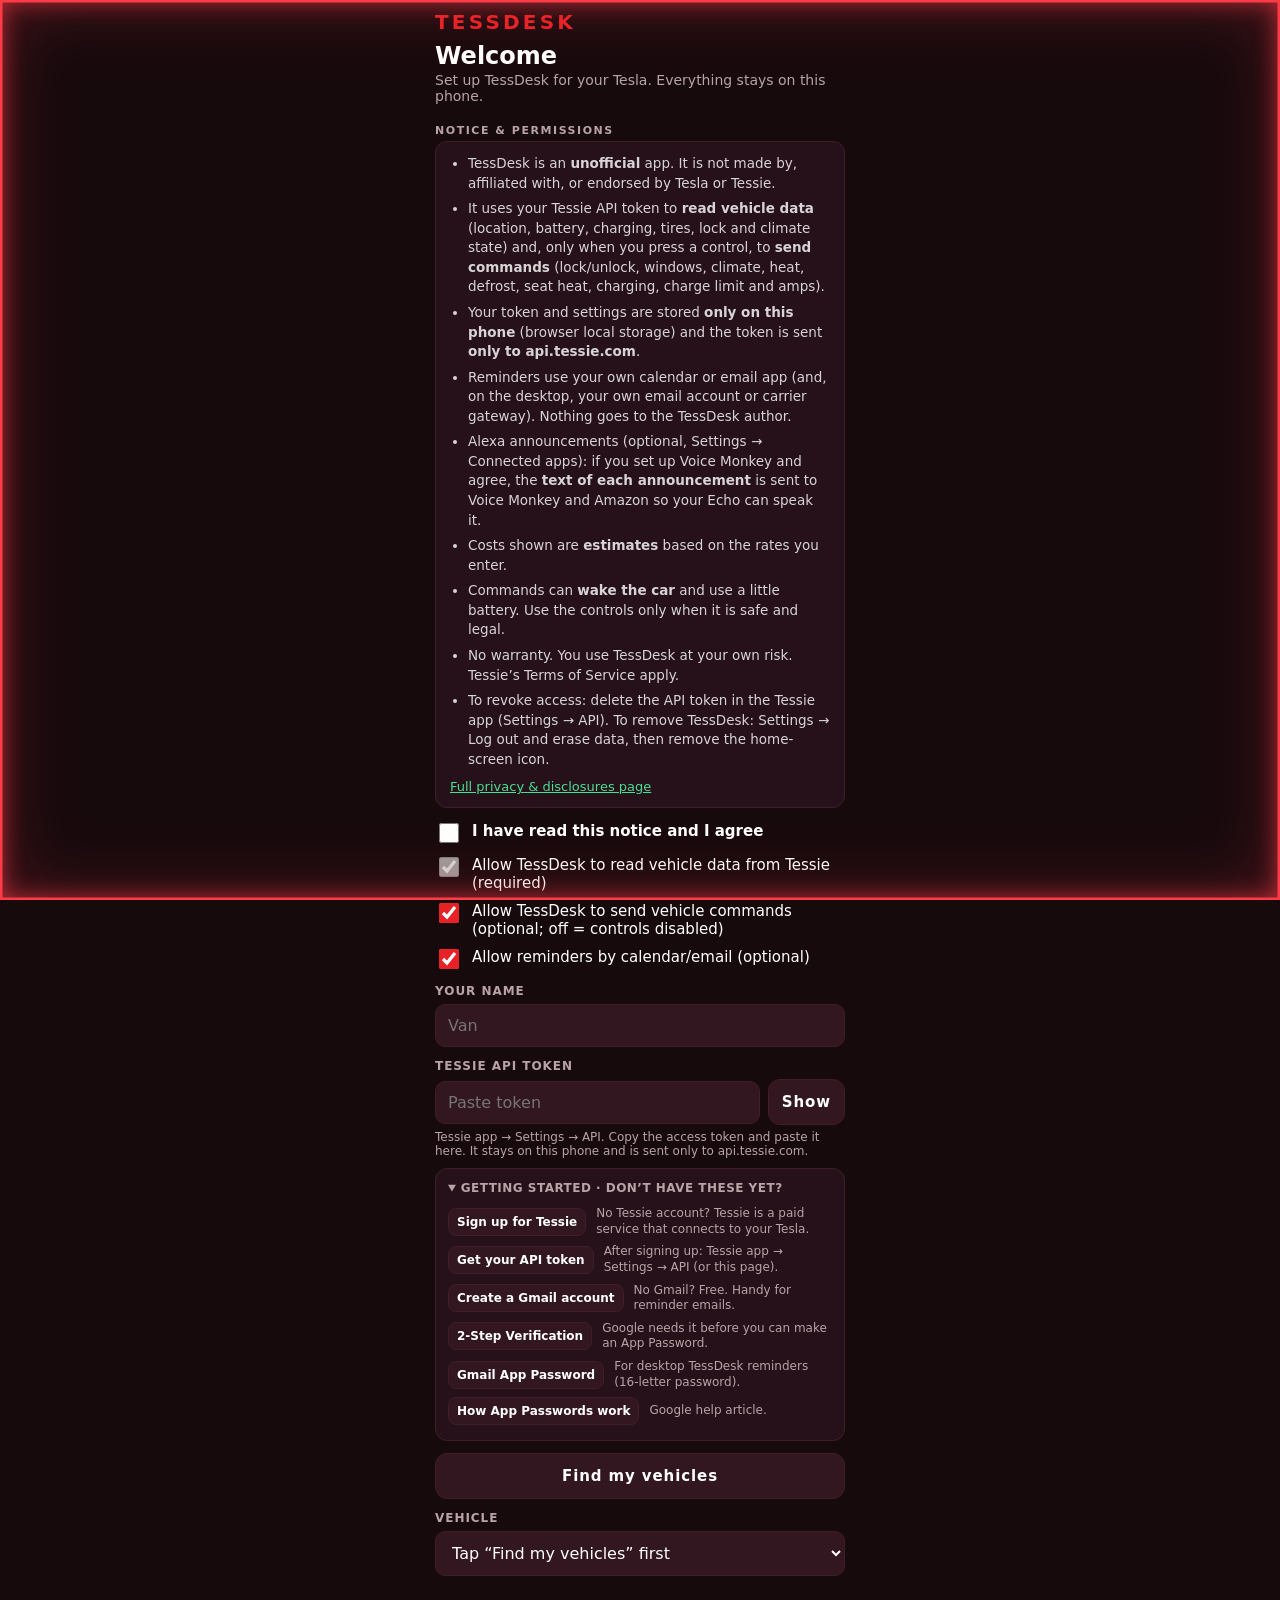
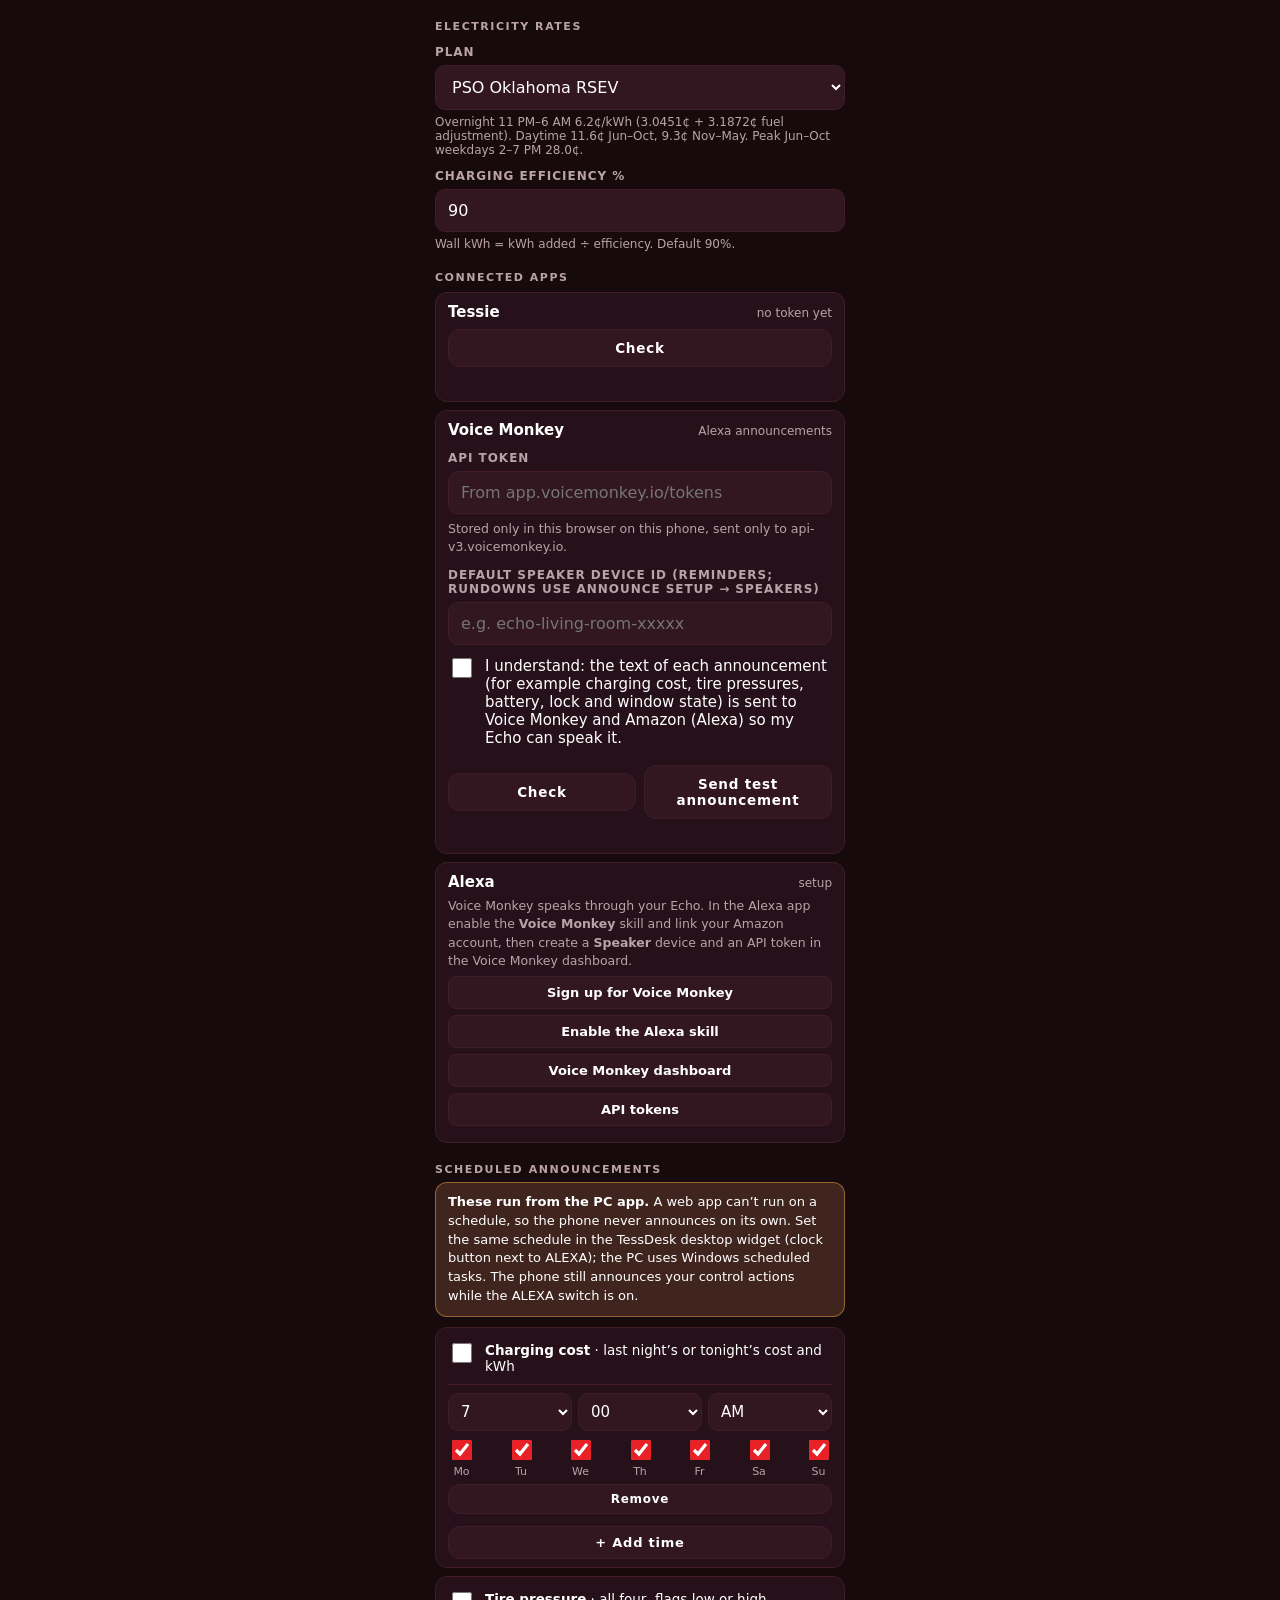
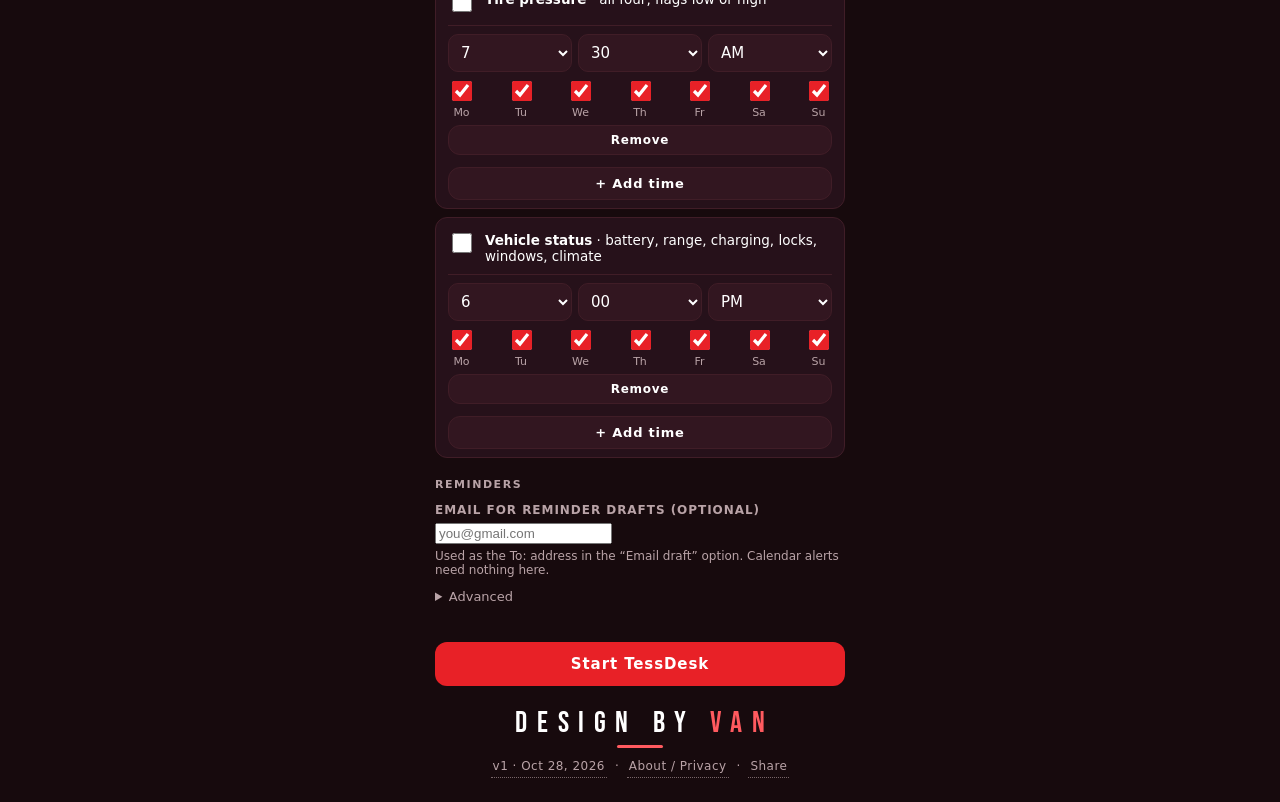
<file: index.html>
<!doctype html>
<html lang="en">
<head>
<meta charset="utf-8">
<meta name="viewport" content="width=device-width, initial-scale=1, viewport-fit=cover">
<title>TessDesk</title>
<meta name="description" content="TessDesk: Tesla charging cost dashboard. Design by Van.">
<meta name="theme-color" content="#0b0b0b">
<link rel="manifest" href="manifest.json">
<link rel="icon" type="image/png" sizes="32x32" href="icons/favicon-32.png">
<link rel="apple-touch-icon" sizes="180x180" href="icons/apple-touch-icon.png">
<meta name="mobile-web-app-capable" content="yes">
<meta name="apple-mobile-web-app-capable" content="yes">
<meta name="apple-mobile-web-app-status-bar-style" content="black-translucent">
<meta name="apple-mobile-web-app-title" content="TessDesk">
<meta name="format-detection" content="telephone=no">
<link rel="preload" href="fonts/BebasNeue-Regular.ttf" as="font" type="font/ttf" crossorigin>
<link rel="stylesheet" href="style.css">
<script>window.TD_CONFIG = { variant: 'main', storagePrefix: 'td:' };
try { var on = true, cc = JSON.parse(localStorage.getItem('td:cache') || 'null'),
  chg = !!(cc && cc.state && cc.state.charge_state && cc.state.charge_state.charging_state === 'Charging');
  if (on) { document.documentElement.className = chg ? 'pre-tessie' : 'pre-tessie-idle';
    document.querySelector('meta[name=theme-color]').setAttribute('content', chg ? '#081426' : '#170a0d'); } } catch (e) {}</script>
</head>
<body>
<script>var pc = document.documentElement.className; if (pc === 'pre-tessie') document.body.className = 'tessie'; else if (pc === 'pre-tessie-idle') document.body.className = 'tessie idle';</script>
<div id="app"></div>
<script src="vmacct.js"></script>
<script src="leave.js"></script>
<script src="app.js"></script>
<script>
if ('serviceWorker' in navigator) {
  window.addEventListener('load', function () { navigator.serviceWorker.register('sw.js', { scope: './' }).catch(function () {}); });
}
</script>
</body>
</html>
</file>
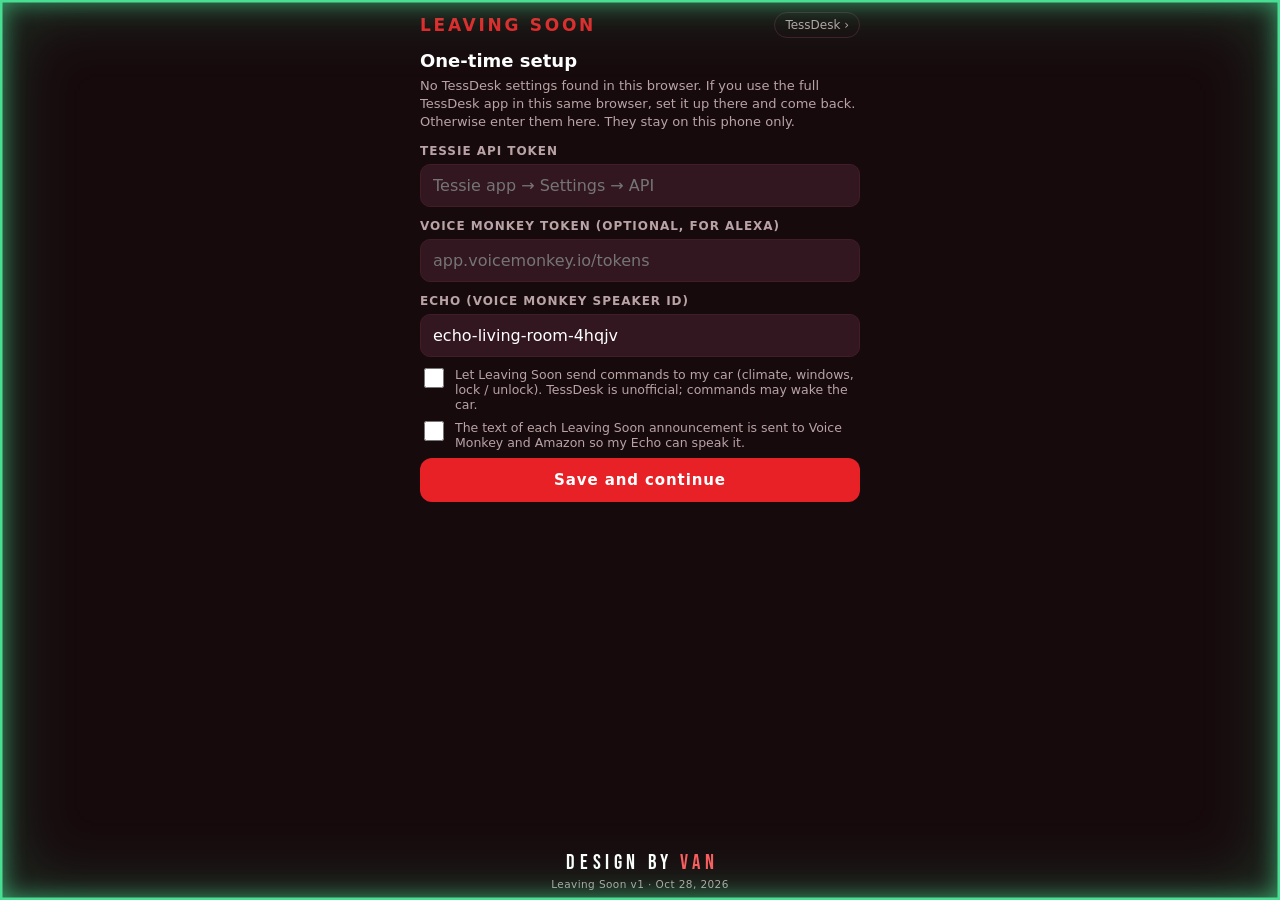
<file: leaving/index.html>
<!doctype html>
<html lang="en">
<head>
<meta charset="utf-8">
<meta name="viewport" content="width=device-width, initial-scale=1, viewport-fit=cover">
<title>Leaving Soon</title>
<meta name="description" content="Leaving Soon: climate on, windows closed, then unlock. A TessDesk mini app. Design by Van.">
<meta name="theme-color" content="#170a0d">
<link rel="manifest" href="manifest.json">
<link rel="icon" type="image/png" sizes="32x32" href="icons/favicon-32.png">
<link rel="apple-touch-icon" sizes="180x180" href="icons/apple-touch-icon.png">
<meta name="mobile-web-app-capable" content="yes">
<meta name="apple-mobile-web-app-capable" content="yes">
<meta name="apple-mobile-web-app-status-bar-style" content="black-translucent">
<meta name="apple-mobile-web-app-title" content="Leaving">
<meta name="application-name" content="Leaving Soon">
<meta name="format-detection" content="telephone=no">
<link rel="stylesheet" href="../style.css">
<link rel="stylesheet" href="leaving.css">
<script>window.TD_CONFIG = { variant: 'leaving', storagePrefix: 'td:' };</script>
</head>
<body class="tessie idle">
<div class="lp" id="lp"></div>
<script src="../vmacct.js"></script>
<script src="../leave.js"></script>
<script src="leaving.js"></script>
<script>
if ('serviceWorker' in navigator) {
  window.addEventListener('load', function () { navigator.serviceWorker.register('../sw.js', { scope: '../' }).catch(function () {}); });
}
</script>
</body>
</html>
</file>
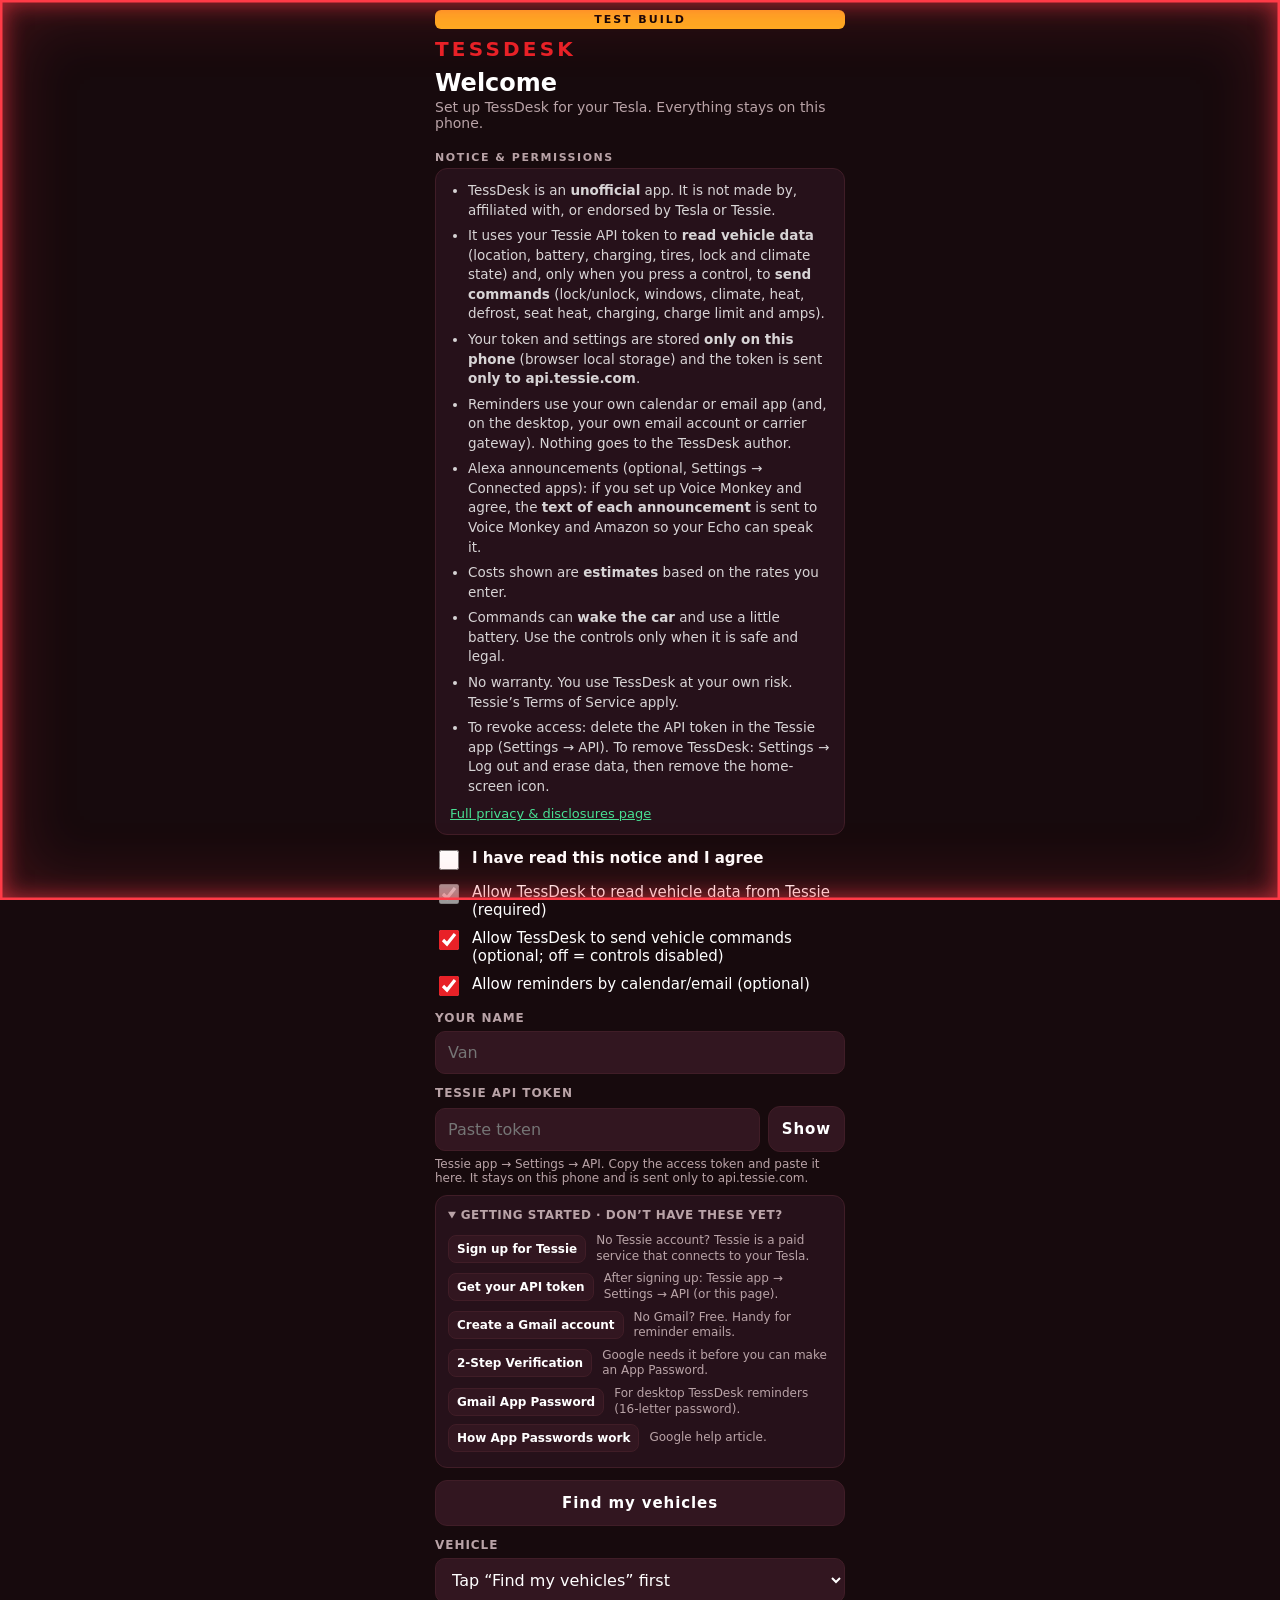
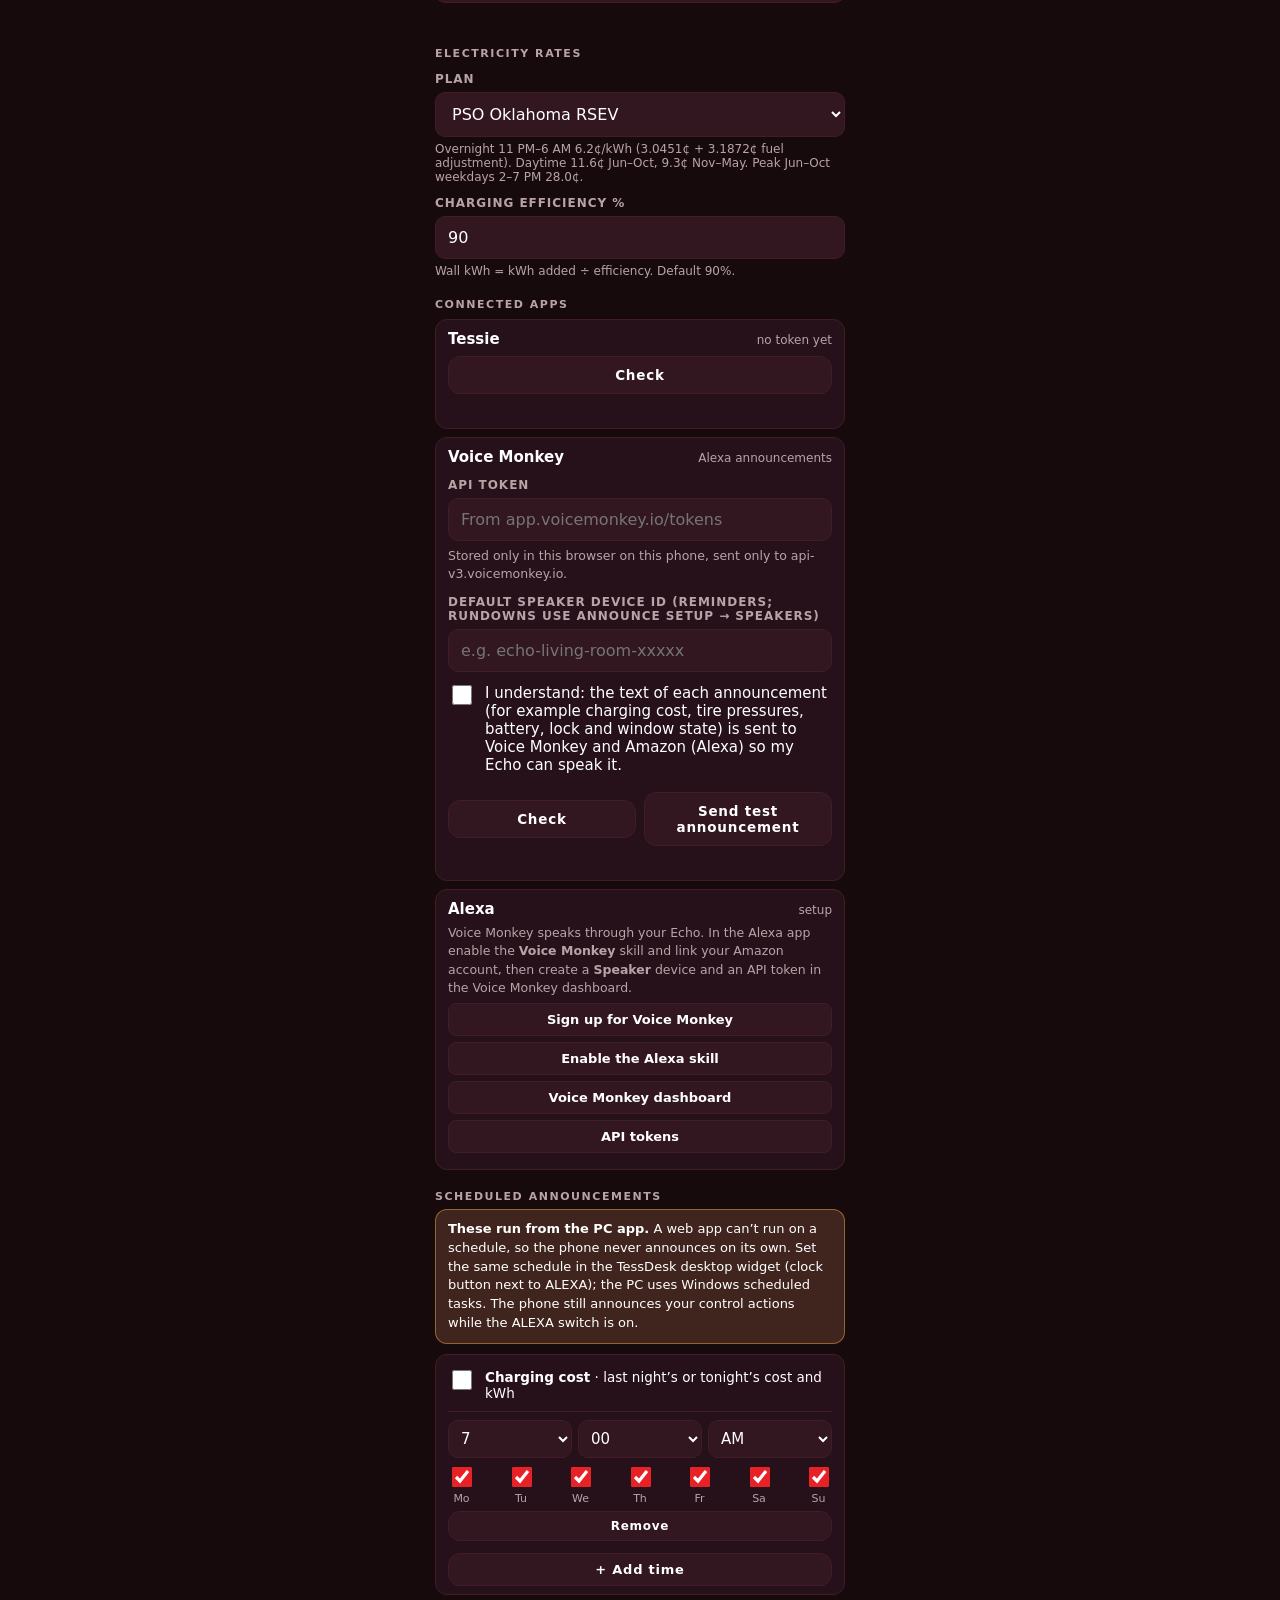
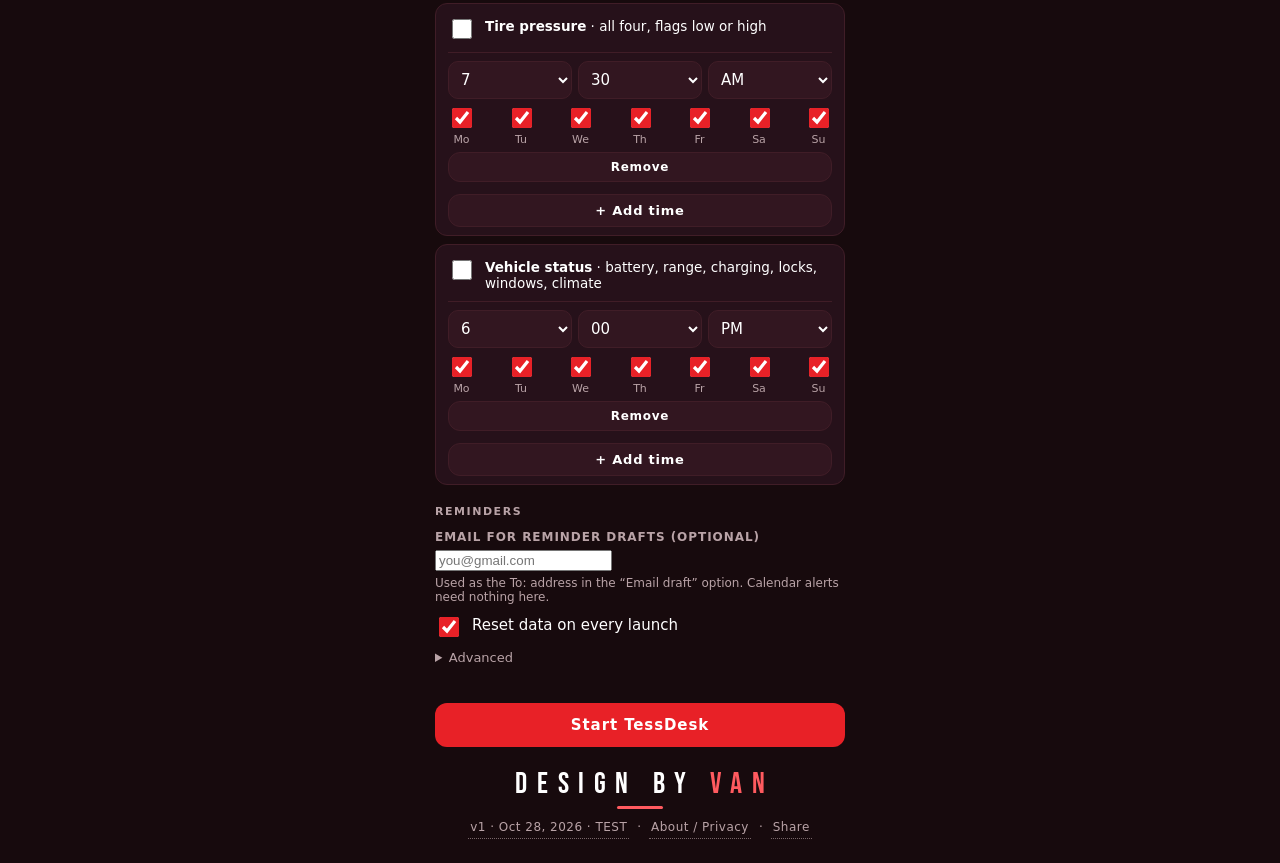
<file: test/index.html>
<!doctype html>
<html lang="en">
<head>
<meta charset="utf-8">
<meta name="viewport" content="width=device-width, initial-scale=1, viewport-fit=cover">
<meta http-equiv="Cache-Control" content="no-cache, no-store, must-revalidate">
<title>TessDesk TEST</title>
<meta name="theme-color" content="#0b0b0b">
<link rel="manifest" href="manifest.json">
<link rel="icon" type="image/png" sizes="32x32" href="icons/favicon-32.png">
<link rel="apple-touch-icon" sizes="180x180" href="icons/apple-touch-icon.png">
<meta name="mobile-web-app-capable" content="yes">
<meta name="apple-mobile-web-app-capable" content="yes">
<meta name="apple-mobile-web-app-status-bar-style" content="black-translucent">
<meta name="apple-mobile-web-app-title" content="TessDesk TEST">
<meta name="format-detection" content="telephone=no">
<script>window.TD_CONFIG = { variant: 'test', storagePrefix: 'tdtest:' };</script>
<script src="boot.js"></script>
</head>
<body>
<div id="app"><p style="color:#888;font-family:system-ui;text-align:center;margin-top:40vh">Loading newest TEST build&hellip;</p></div>
</body>
</html>
</file>
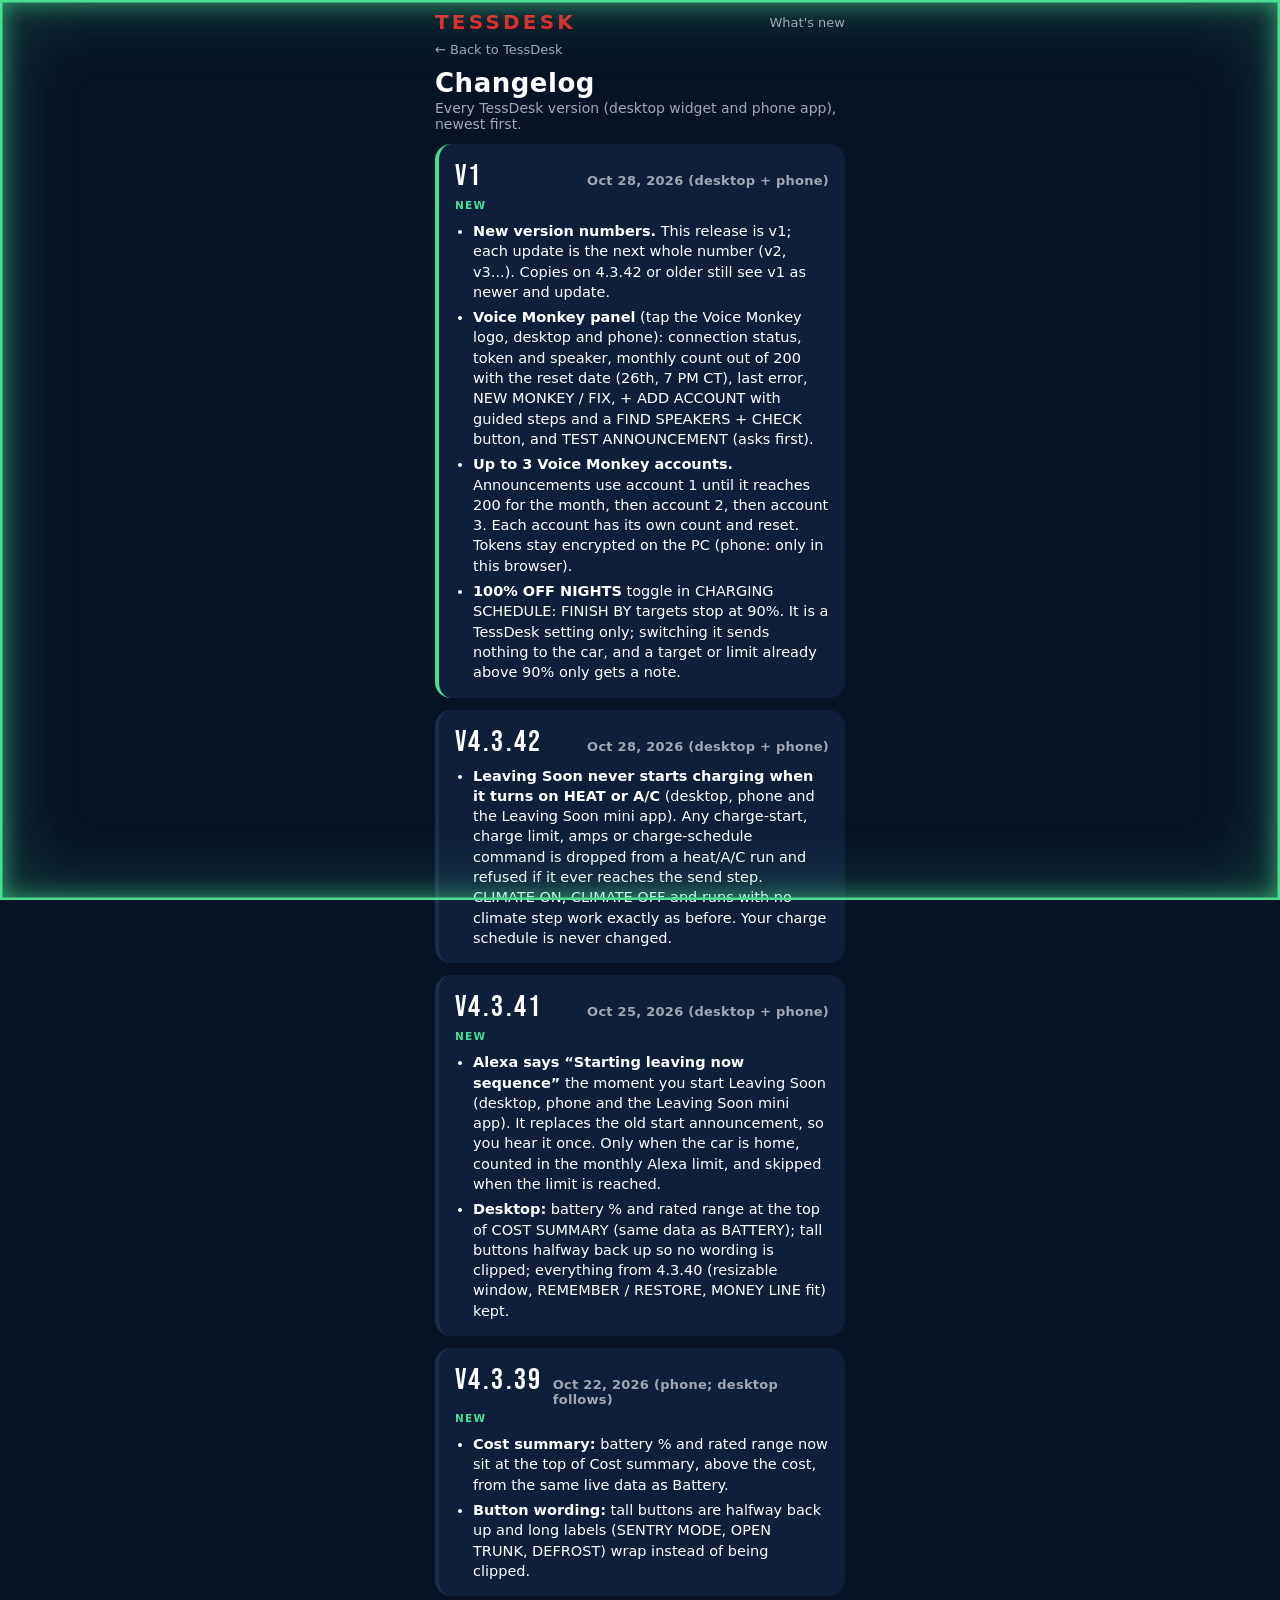
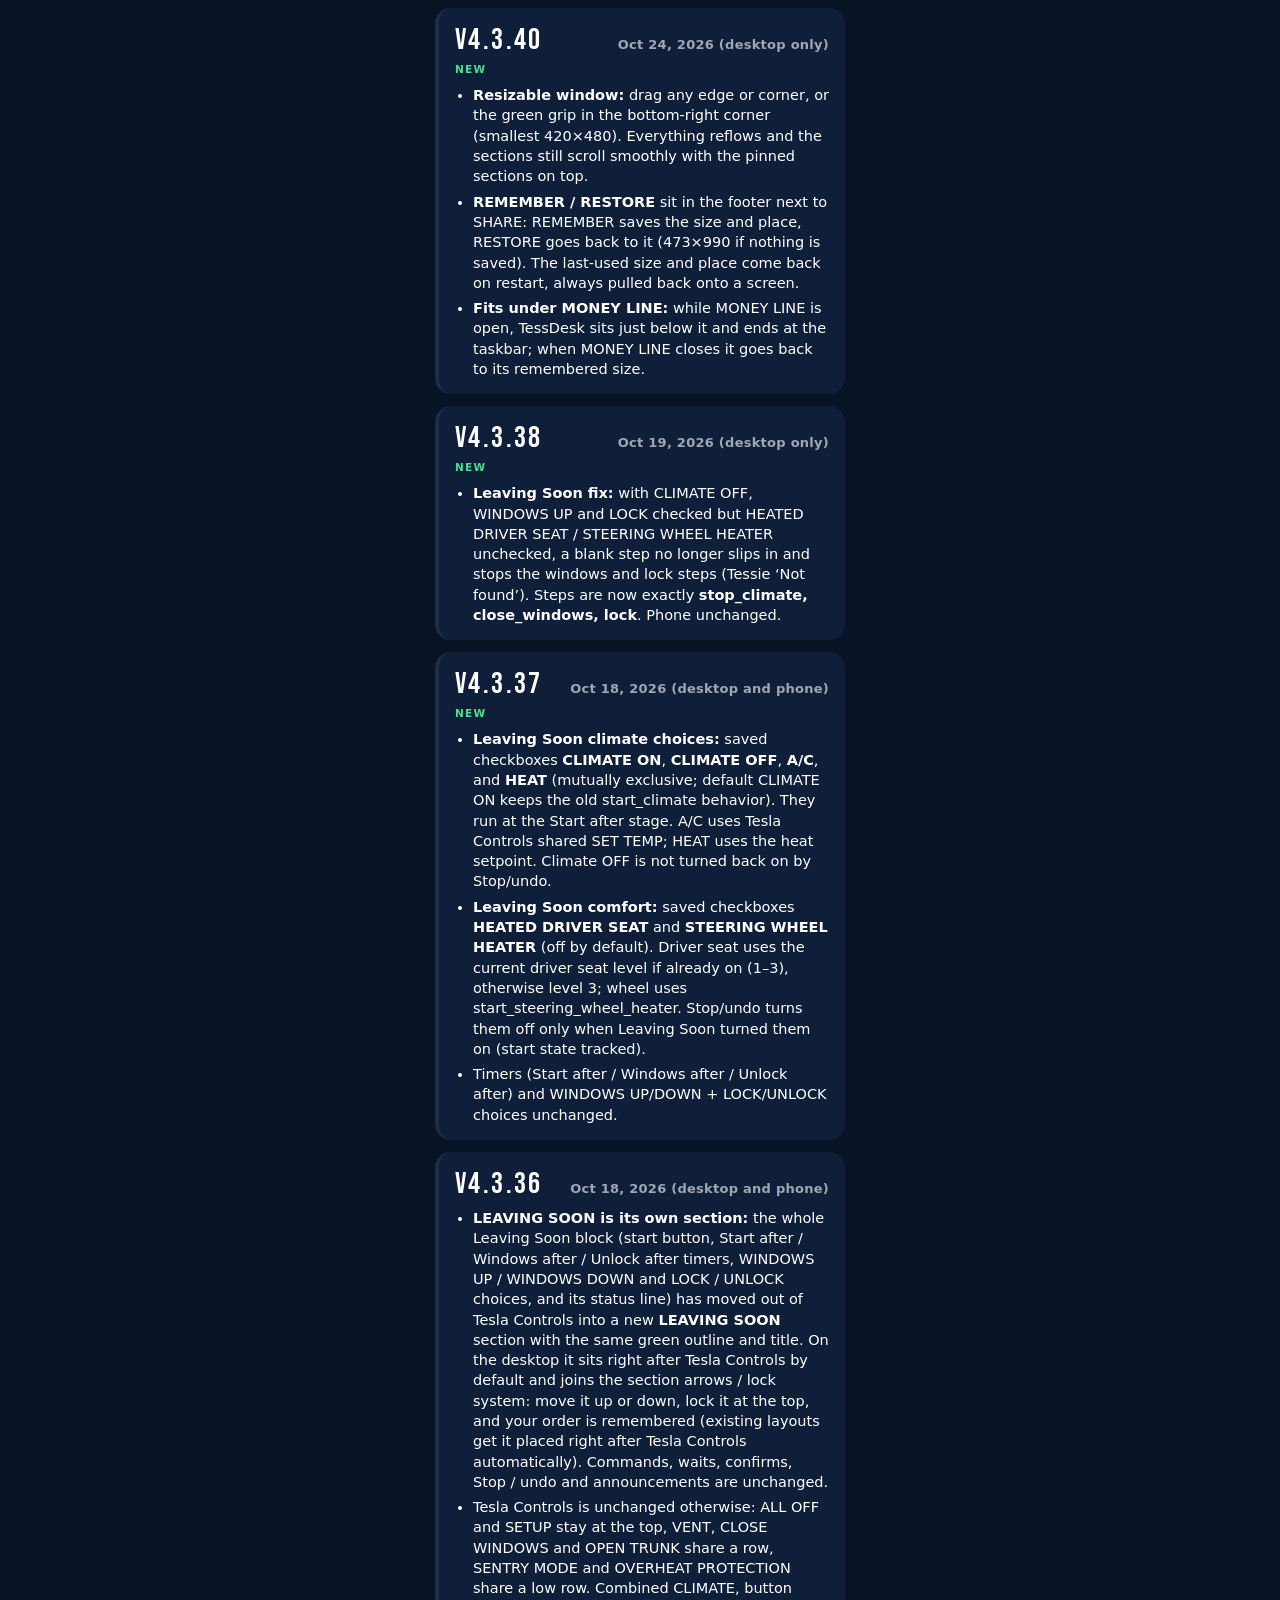
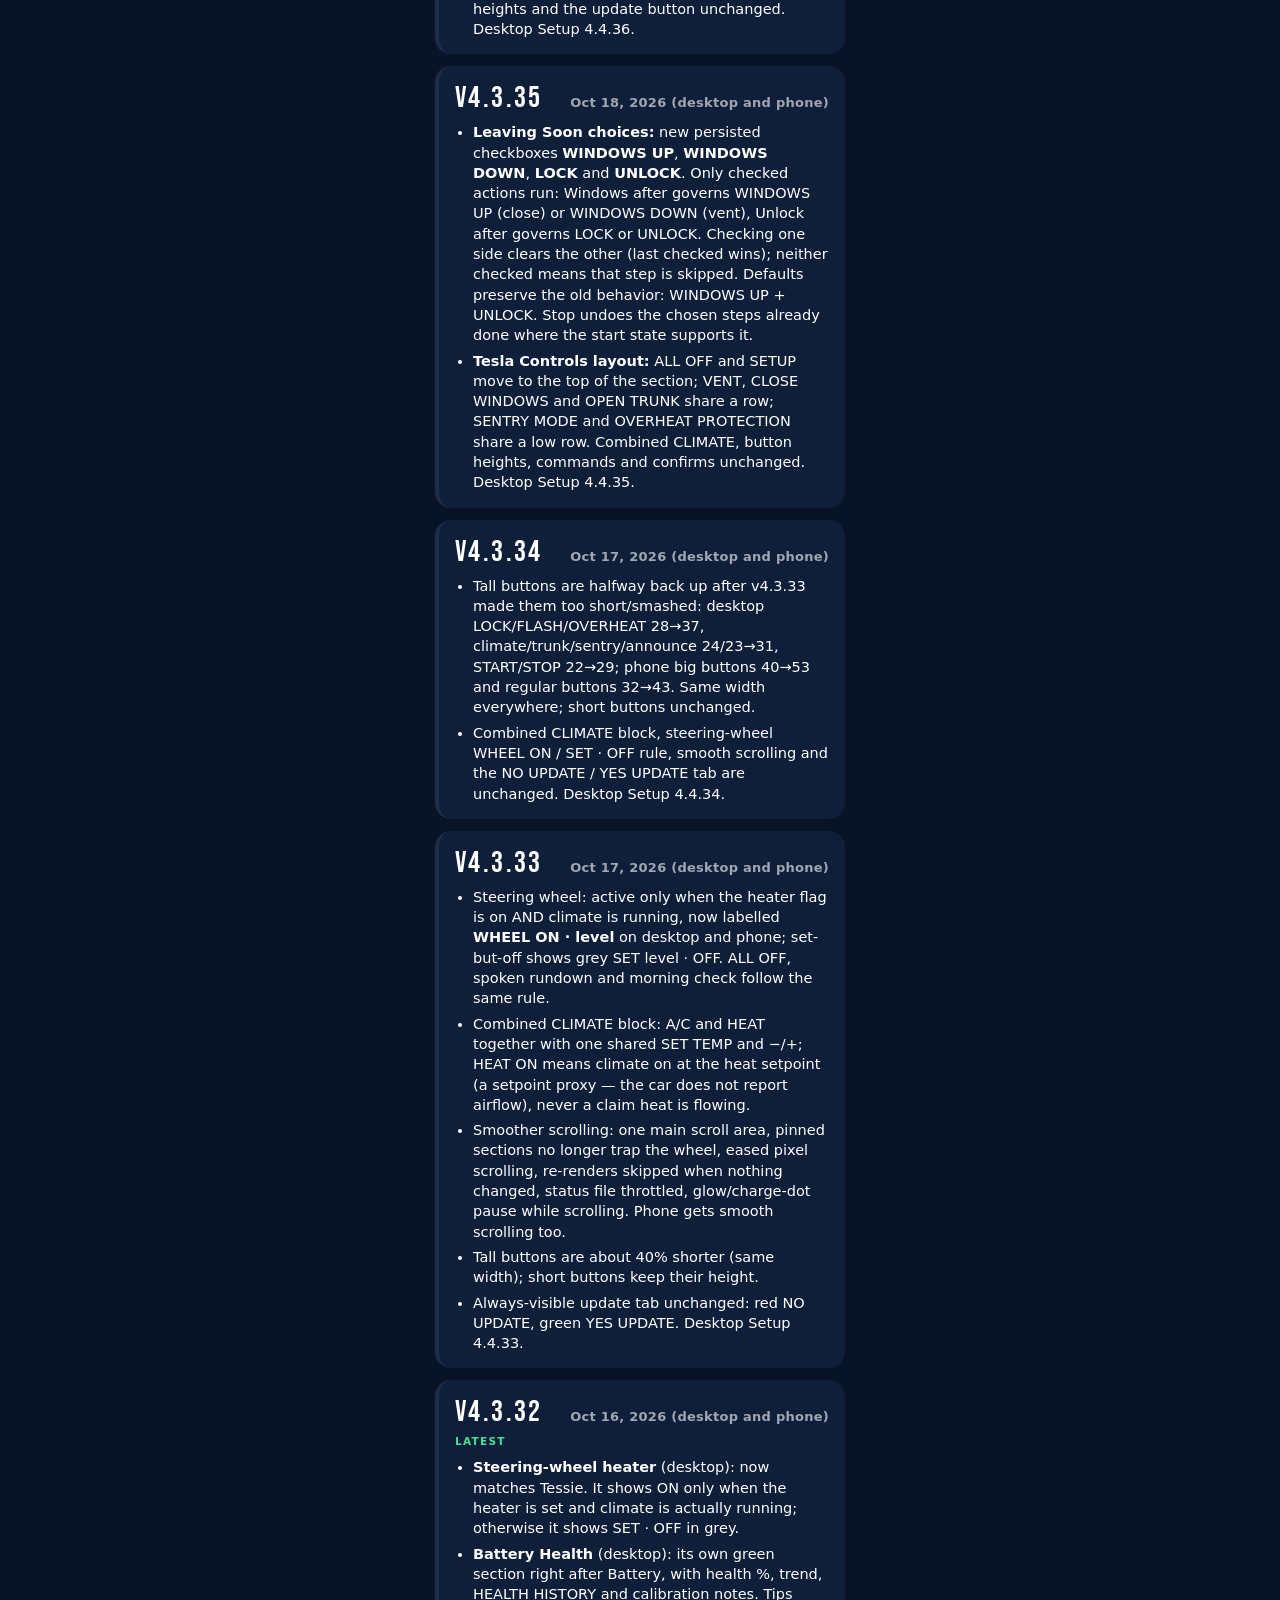
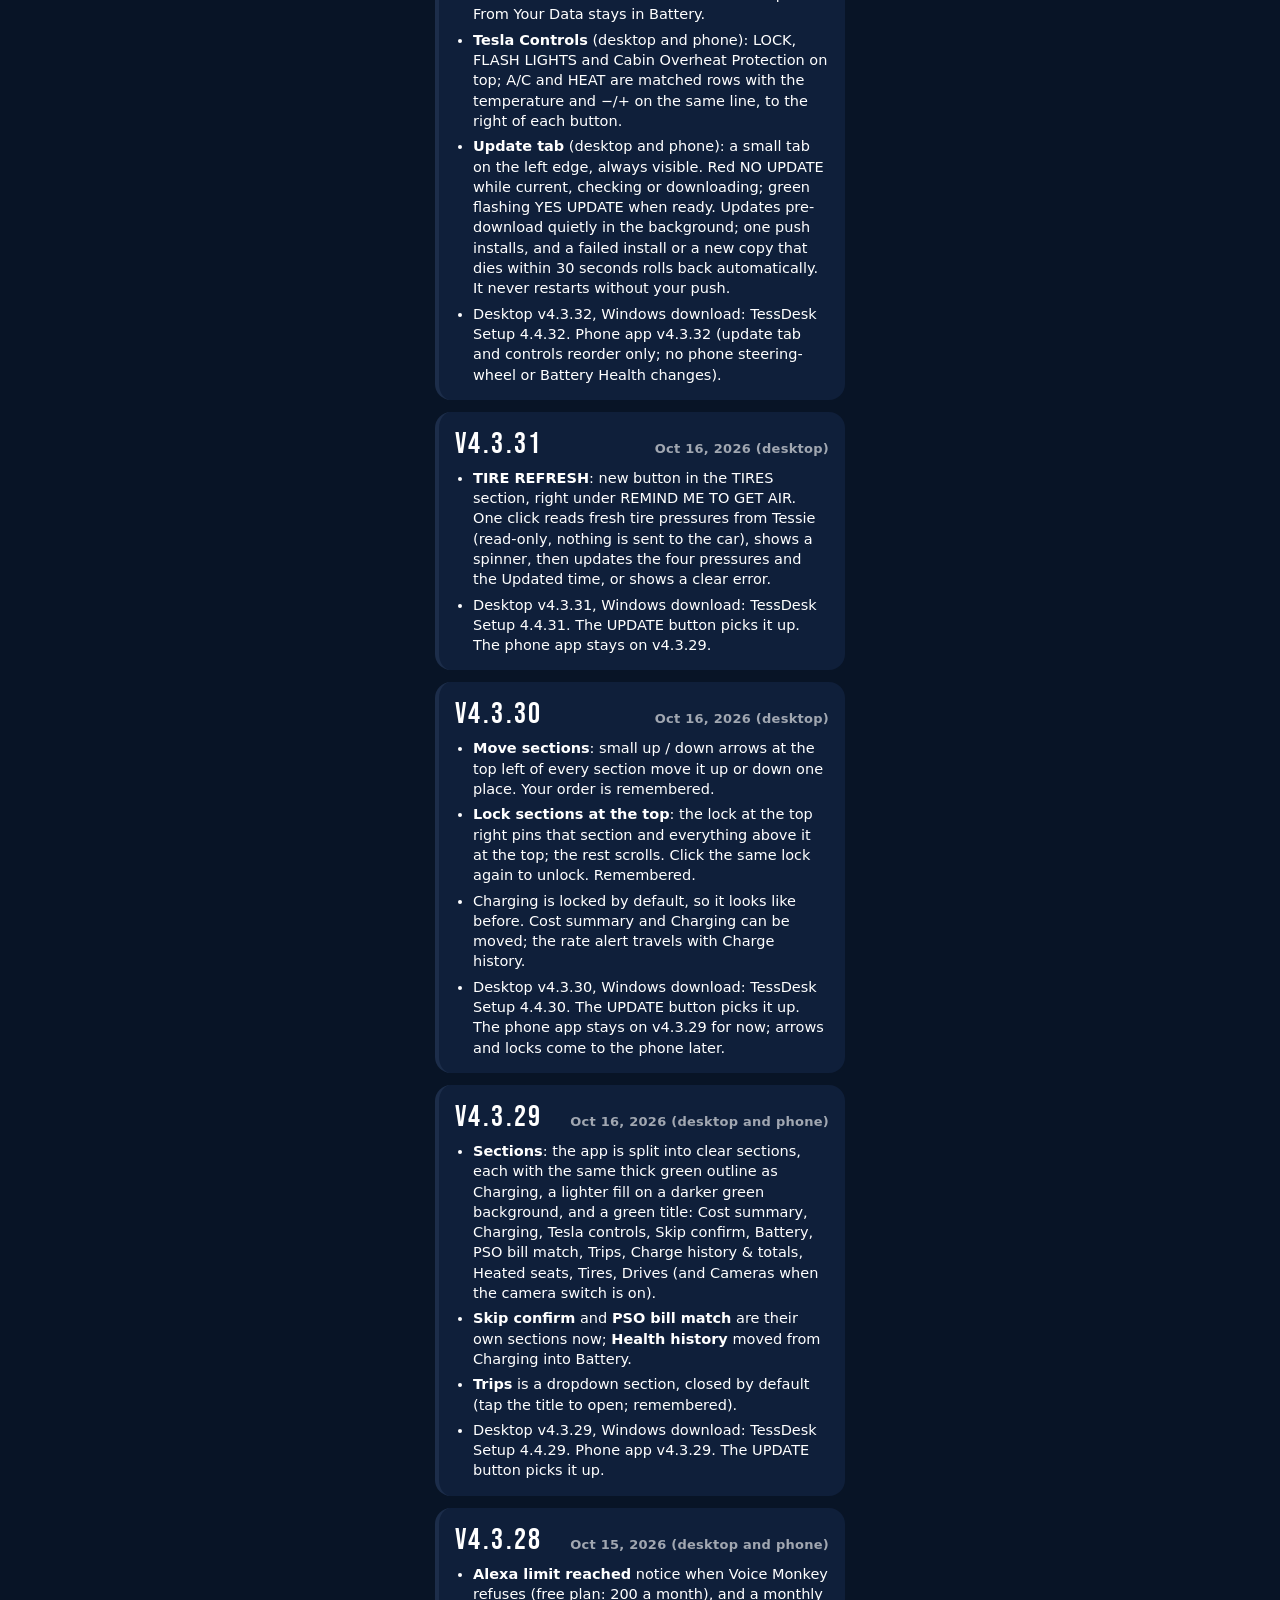
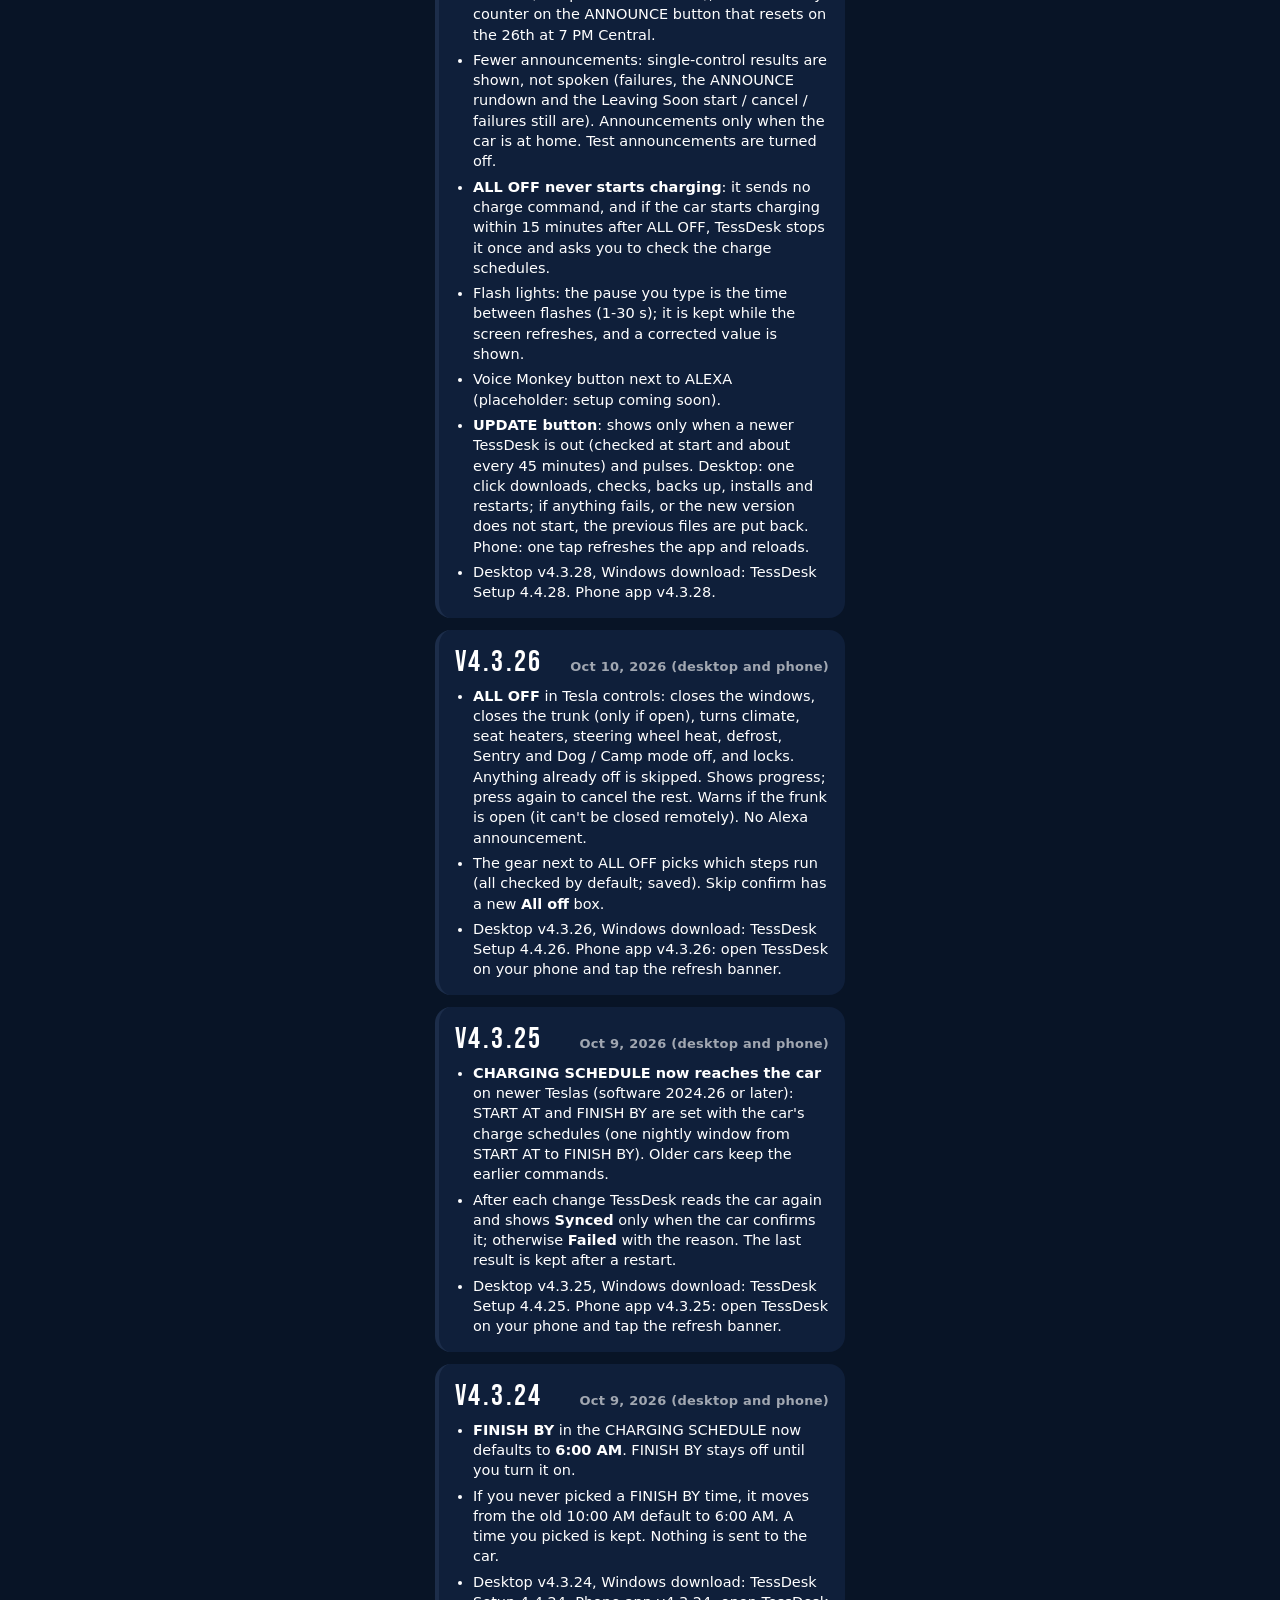
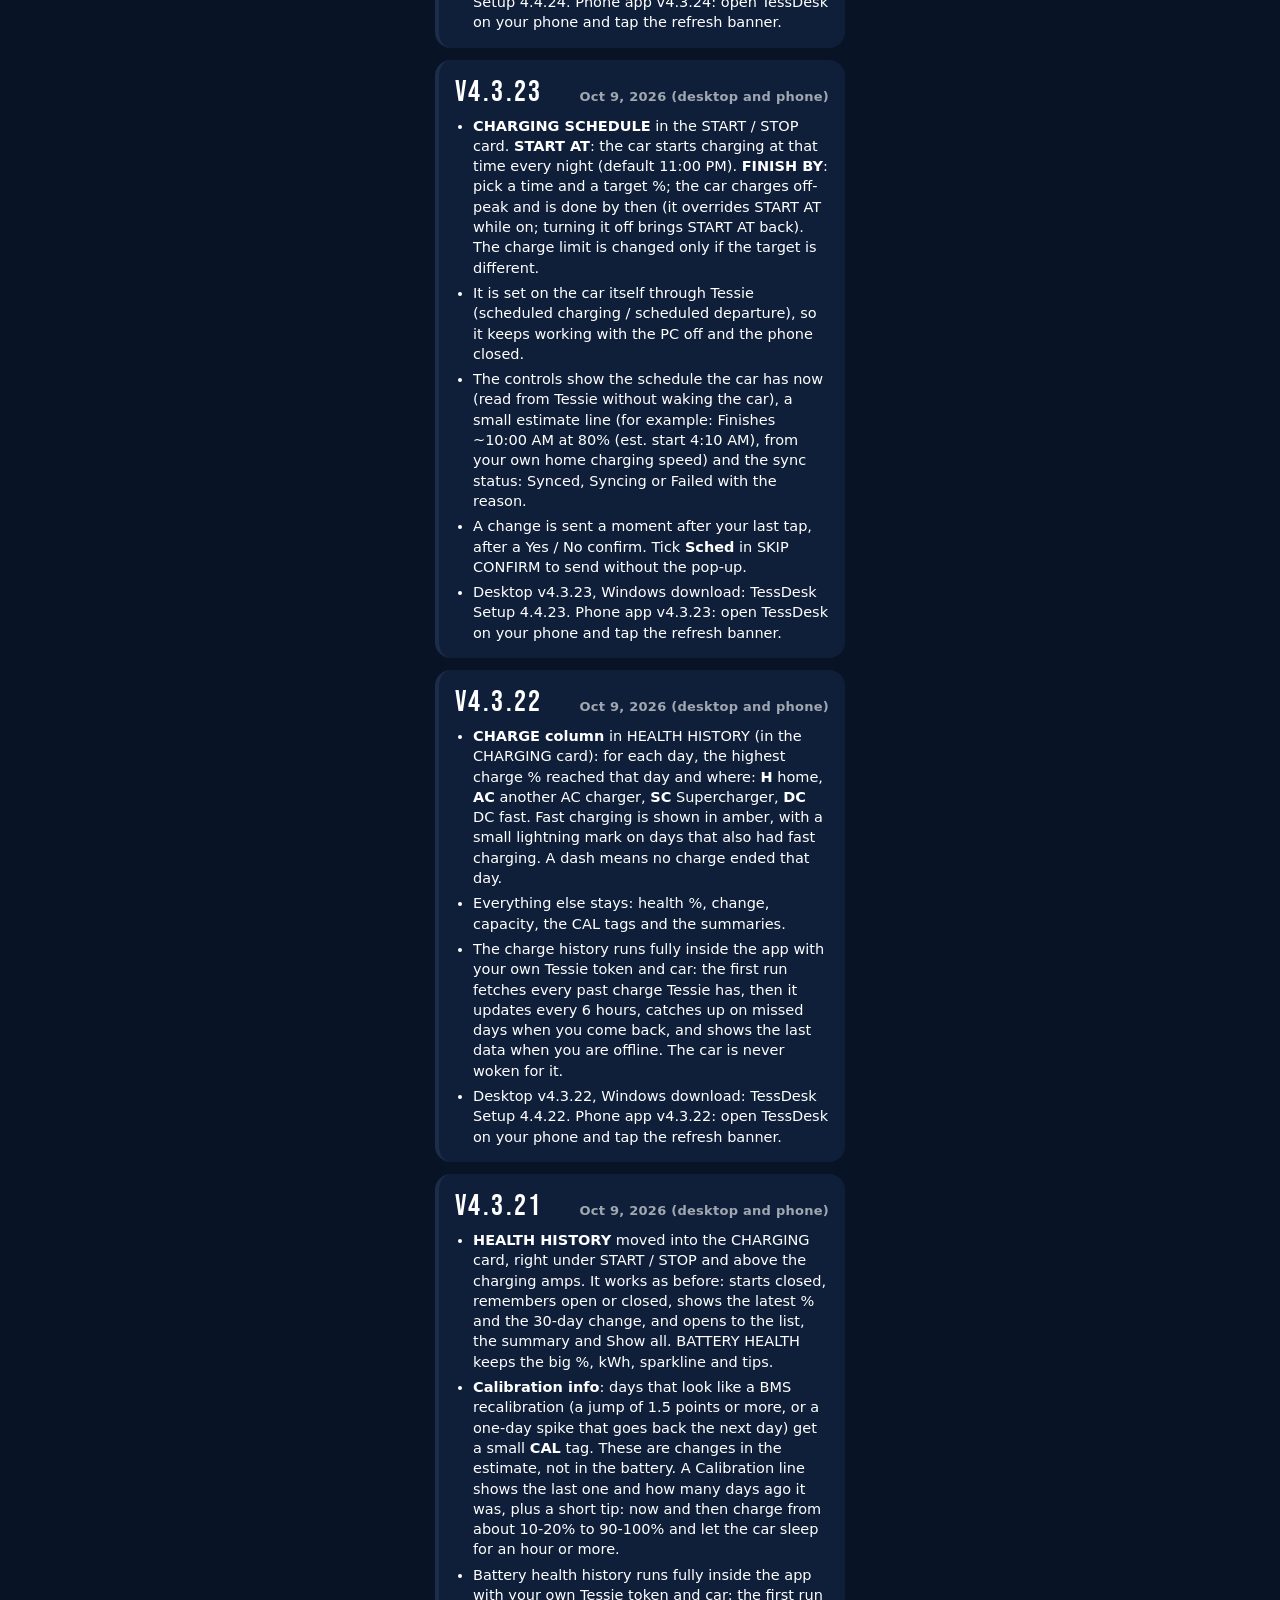
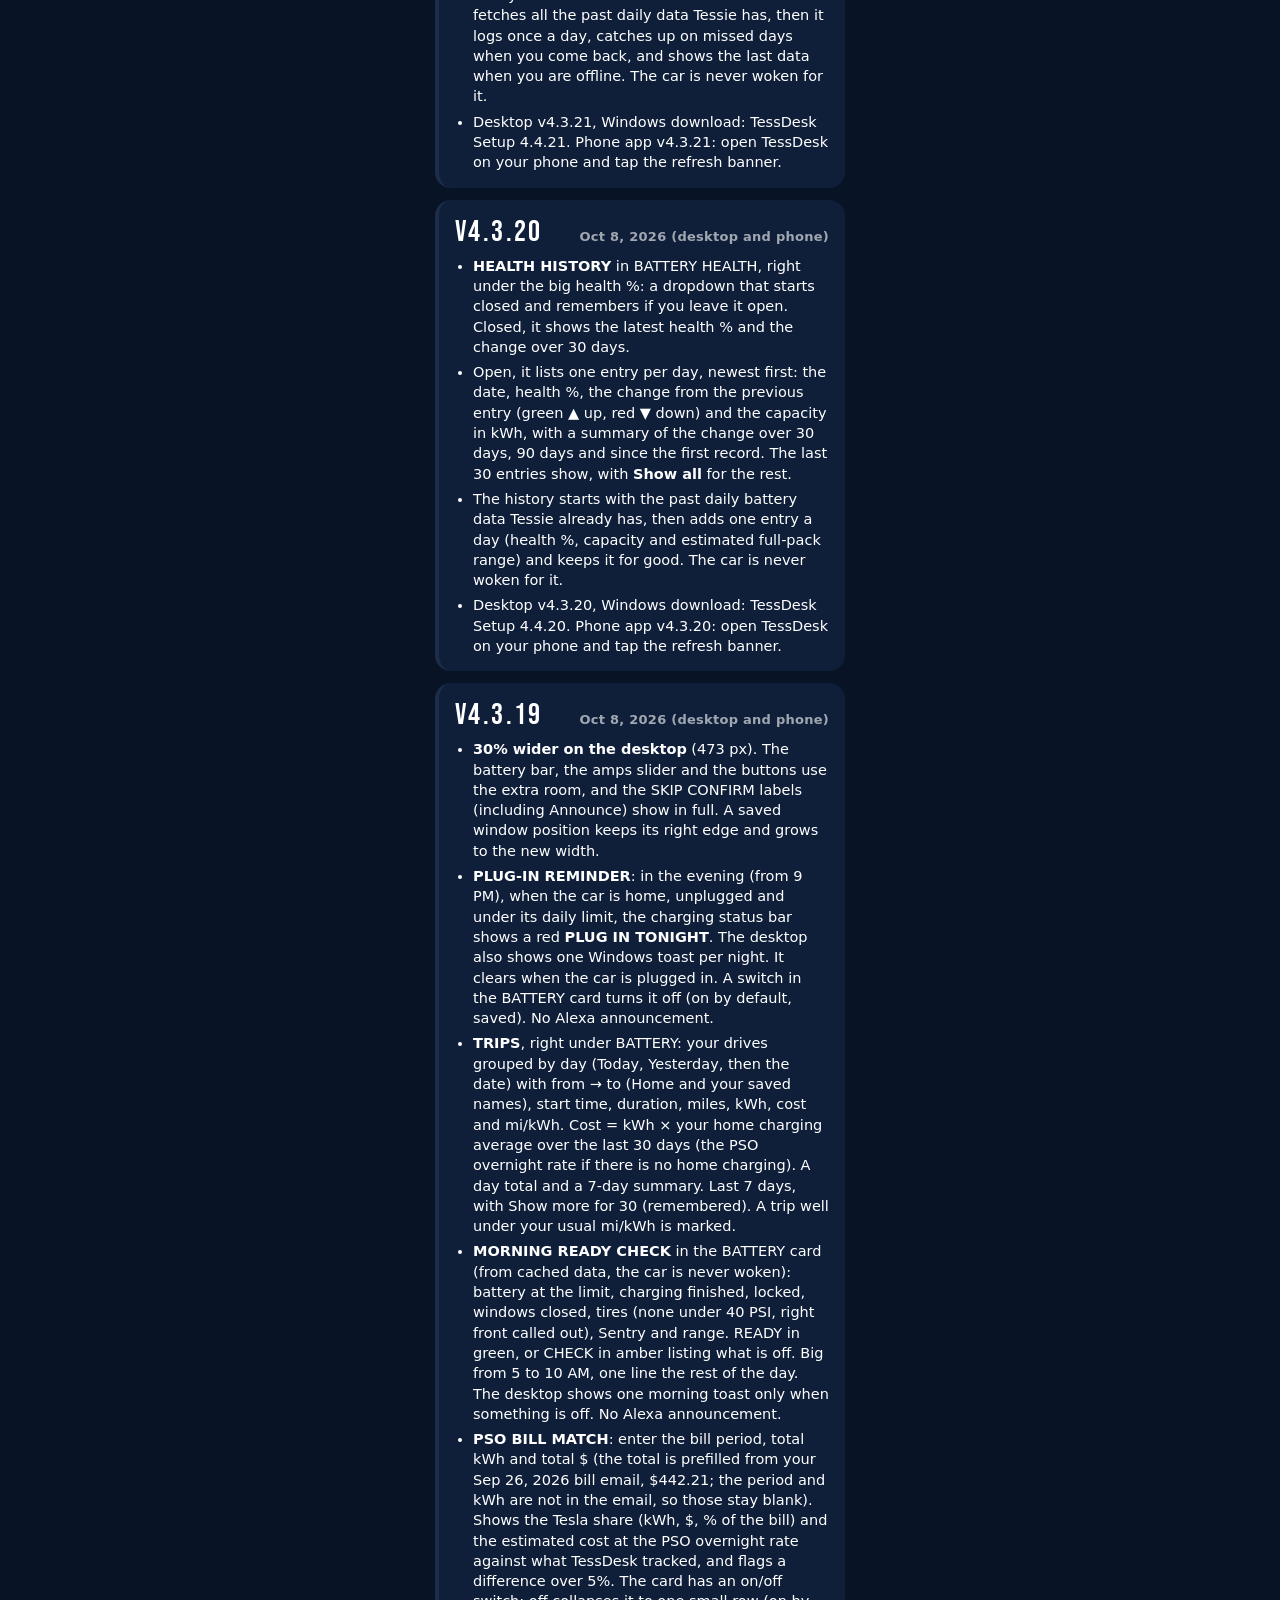
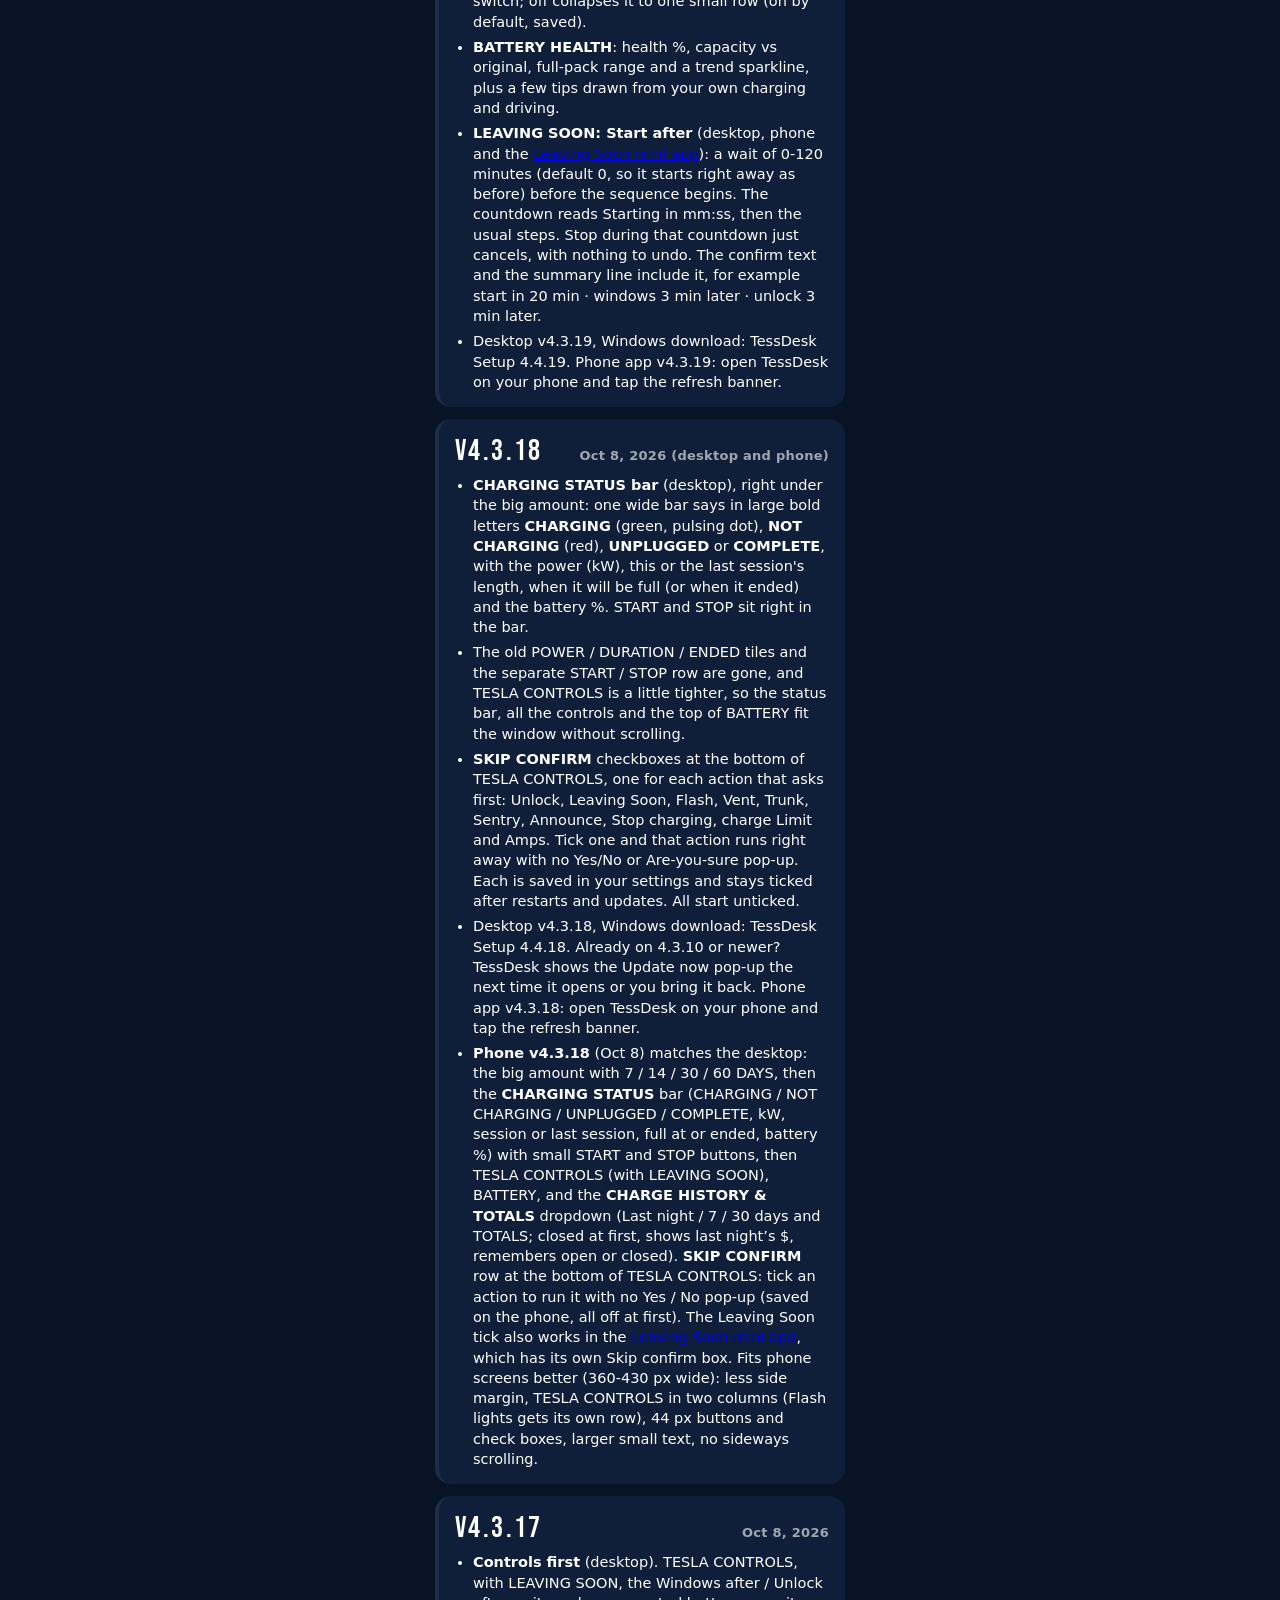
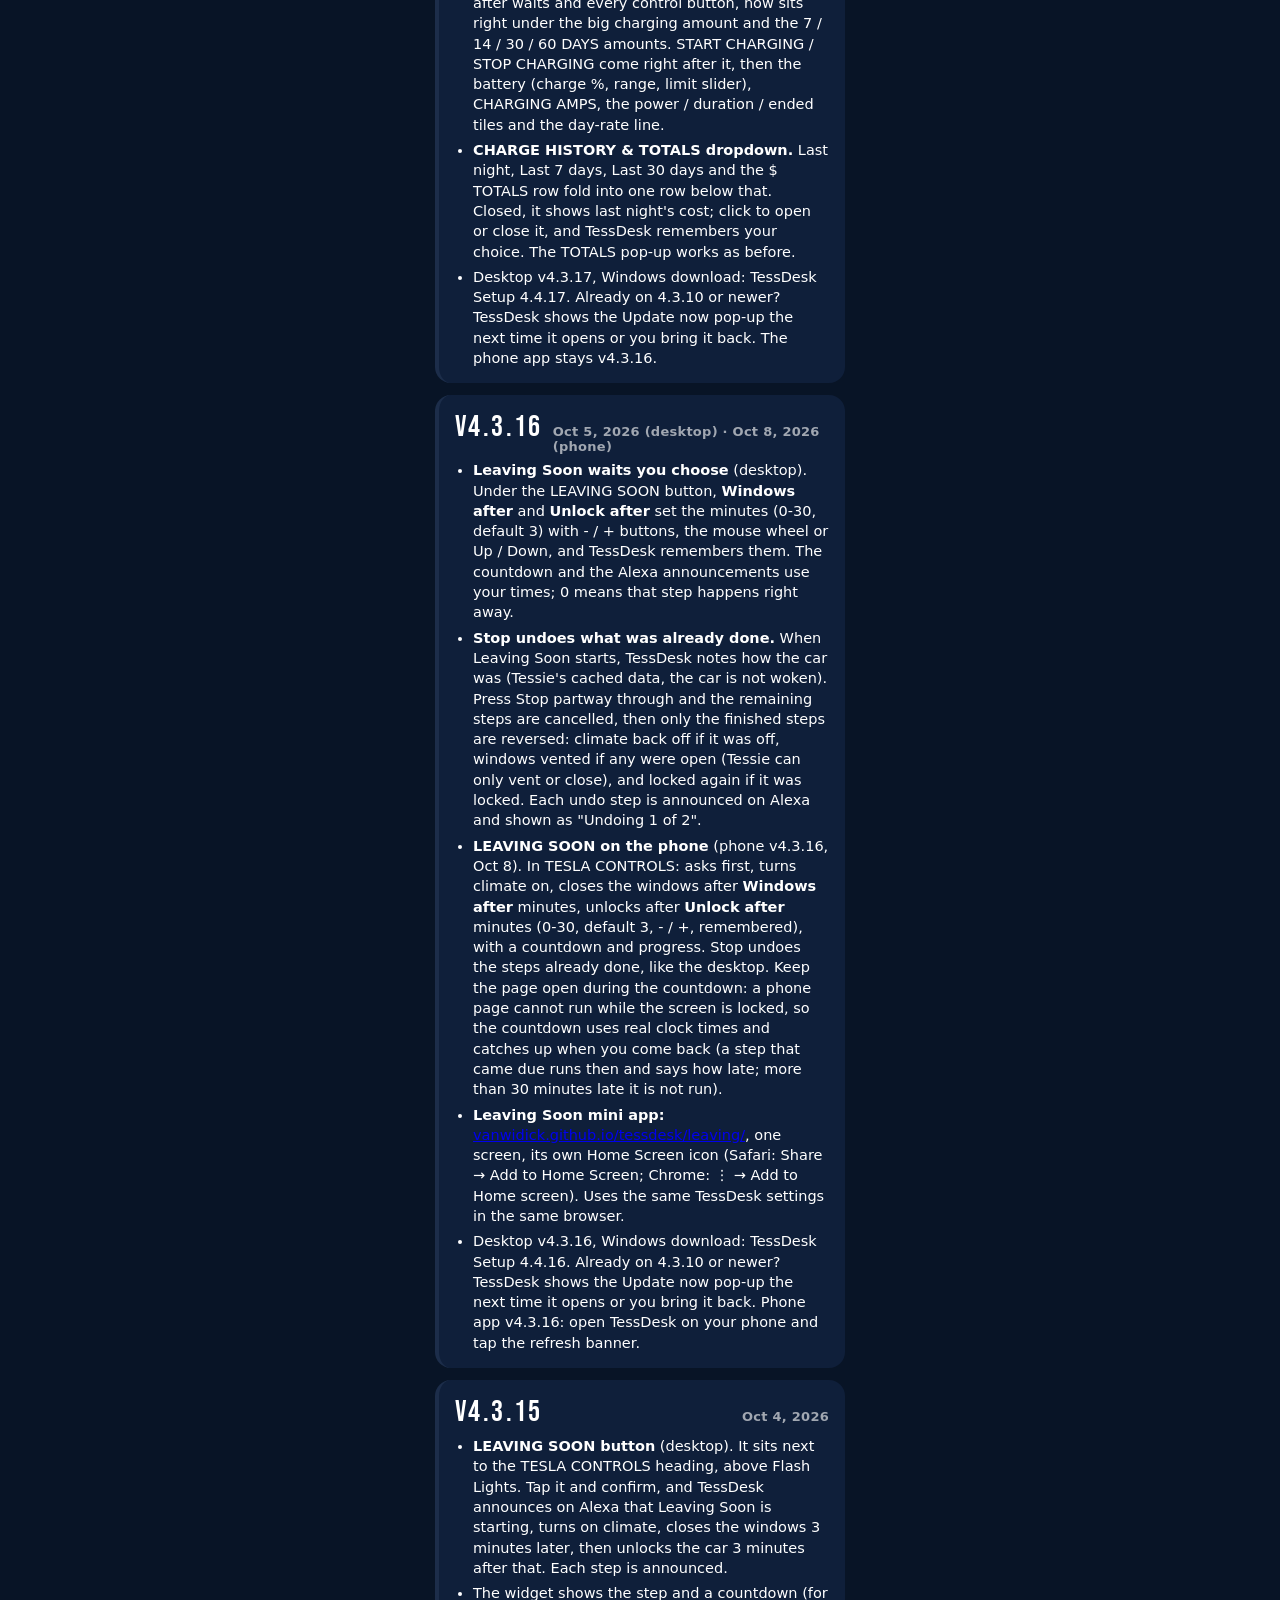
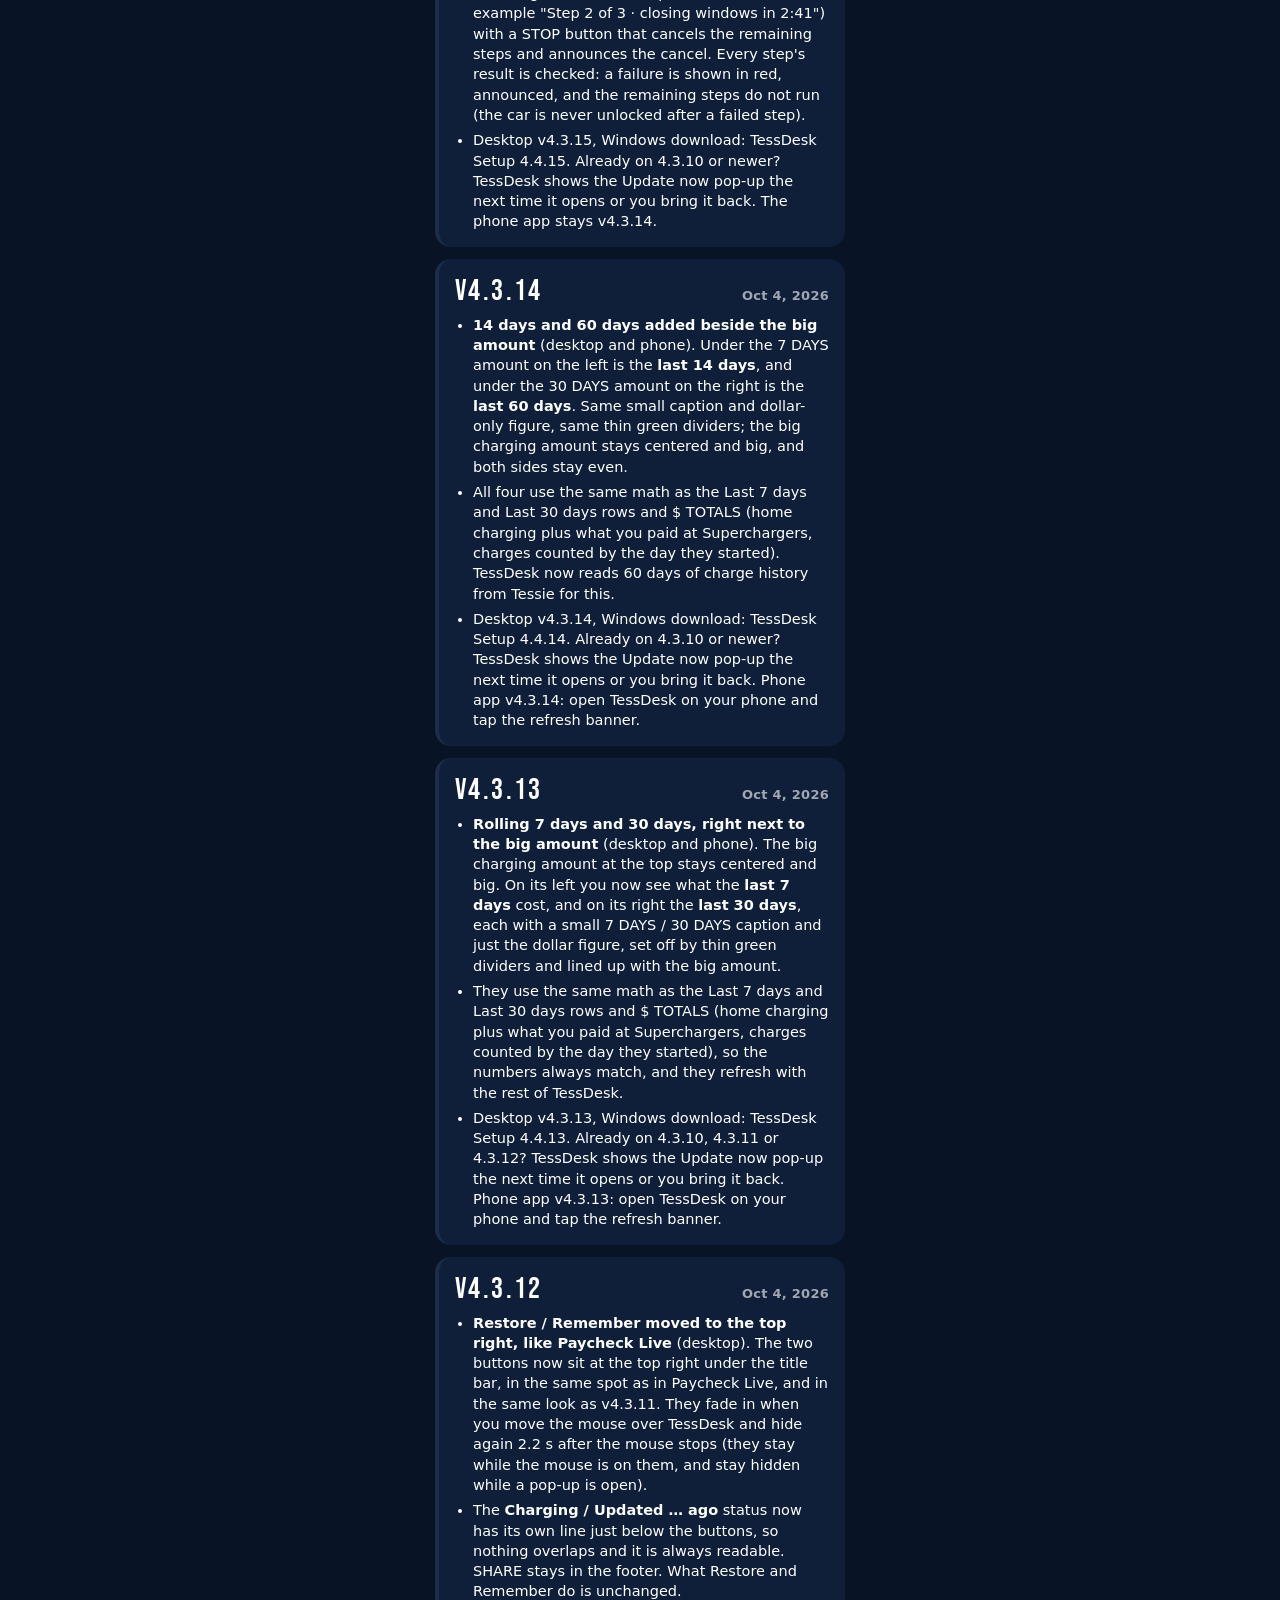
<file: changelog.html>
<!doctype html>
<html lang="en">
<head>
<meta charset="utf-8">
<meta name="viewport" content="width=device-width, initial-scale=1, viewport-fit=cover">
<title>TessDesk · What's new</title>
<meta name="description" content="TessDesk changelog: every version, its date and what changed. Design by Van.">
<meta name="theme-color" content="#081426">
<link rel="icon" type="image/png" sizes="32x32" href="icons/favicon-32.png">
<link rel="stylesheet" href="style.css">
<style>
  .cl h1 { font-size: 26px; margin: 10px 0 2px; letter-spacing: .02em; }
  .cl p.lead { color: var(--muted); margin: 0 0 8px; font-size: 14px; }
  .rel { background: var(--card); border-radius: var(--radius); padding: 14px 16px 10px; margin: 12px 0; border-left: 4px solid var(--line); }
  .rel.new { border-left-color: var(--green); }
  .rel h2 { margin: 0; display: flex; align-items: baseline; justify-content: space-between; gap: 10px;
            font-family: "Bebas Neue", Impact, "Arial Narrow", sans-serif; font-weight: 400; font-size: 30px; letter-spacing: .08em; }
  .rel h2 small { font-family: var(--font); font-size: 13px; letter-spacing: .02em; color: var(--muted); font-weight: 600; }
  .rel .tag { display: inline-block; font-size: 10.5px; font-weight: 800; letter-spacing: .12em; color: var(--green); margin: 2px 0 4px; }
  .rel ul { margin: 6px 0 4px; padding-left: 18px; } .rel li { margin: 5px 0; font-size: 14.5px; line-height: 1.4; }
  .rel li b { color: var(--text); }
  .back { display: inline-block; margin: 8px 0 0; color: var(--muted); font-size: 13px; text-decoration: none; }
  .back:hover { color: var(--text); }
</style>
</head>
<body class="tessie">
<div class="wrap cl">
  <div class="hdr"><div class="brand">TESSDESK</div><div class="who">What's new</div></div>
  <a class="back" href="./" id="back">← Back to TessDesk</a>
  <h1>Changelog</h1>
  <p class="lead">Every TessDesk version (desktop widget and phone app), newest first.</p>

  <!-- Add each new version at the top: <section class="rel new"> ... -->
  <section class="rel new" id="v1">
    <h2>v1 <small>Oct 28, 2026 (desktop + phone)</small></h2>
    <div class="tag">NEW</div>
    <ul>
      <li><b>New version numbers.</b> This release is v1; each update is the next whole number (v2, v3...). Copies on 4.3.42 or older still see v1 as newer and update.</li>
      <li><b>Voice Monkey panel</b> (tap the Voice Monkey logo, desktop and phone): connection status, token and speaker, monthly count out of 200 with the reset date (26th, 7 PM CT), last error, NEW MONKEY / FIX, + ADD ACCOUNT with guided steps and a FIND SPEAKERS + CHECK button, and TEST ANNOUNCEMENT (asks first).</li>
      <li><b>Up to 3 Voice Monkey accounts.</b> Announcements use account 1 until it reaches 200 for the month, then account 2, then account 3. Each account has its own count and reset. Tokens stay encrypted on the PC (phone: only in this browser).</li>
      <li><b>100% OFF NIGHTS</b> toggle in CHARGING SCHEDULE: FINISH BY targets stop at 90%. It is a TessDesk setting only; switching it sends nothing to the car, and a target or limit already above 90% only gets a note.</li>
    </ul>
    </section>
    <section class="rel" id="v4.3.42">
    <h2>v4.3.42 <small>Oct 28, 2026 (desktop + phone)</small></h2>
    <ul>
      <li><b>Leaving Soon never starts charging when it turns on HEAT or A/C</b> (desktop, phone and the Leaving Soon mini app). Any charge-start, charge limit, amps or charge-schedule command is dropped from a heat/A/C run and refused if it ever reaches the send step. CLIMATE ON, CLIMATE OFF and runs with no climate step work exactly as before. Your charge schedule is never changed.</li>
    </ul>
    </section>
    <section class="rel" id="v4.3.41">
    <h2>v4.3.41 <small>Oct 25, 2026 (desktop + phone)</small></h2>
    <div class="tag">NEW</div>
    <ul>
      <li><b>Alexa says &ldquo;Starting leaving now sequence&rdquo;</b> the moment you start Leaving Soon (desktop, phone and the Leaving Soon mini app). It replaces the old start announcement, so you hear it once. Only when the car is home, counted in the monthly Alexa limit, and skipped when the limit is reached.</li>
      <li><b>Desktop:</b> battery % and rated range at the top of COST SUMMARY (same data as BATTERY); tall buttons halfway back up so no wording is clipped; everything from 4.3.40 (resizable window, REMEMBER / RESTORE, MONEY LINE fit) kept.</li>
    </ul>
  </section>
    <section class="rel" id="v4.3.39">
    <h2>v4.3.39 <small>Oct 22, 2026 (phone; desktop follows)</small></h2>
    <div class="tag">NEW</div>
    <ul>
      <li><b>Cost summary:</b> battery % and rated range now sit at the top of Cost summary, above the cost, from the same live data as Battery.</li>
      <li><b>Button wording:</b> tall buttons are halfway back up and long labels (SENTRY MODE, OPEN TRUNK, DEFROST) wrap instead of being clipped.</li>
    </ul>
  </section>

    <section class="rel" id="v4.3.40">
    <h2>v4.3.40 <small>Oct 24, 2026 (desktop only)</small></h2>
    <div class="tag">NEW</div>
    <ul>
      <li><b>Resizable window:</b> drag any edge or corner, or the green grip in the bottom-right corner (smallest 420&times;480). Everything reflows and the sections still scroll smoothly with the pinned sections on top.</li>
      <li><b>REMEMBER / RESTORE</b> sit in the footer next to SHARE: REMEMBER saves the size and place, RESTORE goes back to it (473&times;990 if nothing is saved). The last-used size and place come back on restart, always pulled back onto a screen.</li>
      <li><b>Fits under MONEY LINE:</b> while MONEY LINE is open, TessDesk sits just below it and ends at the taskbar; when MONEY LINE closes it goes back to its remembered size.</li>
    </ul>
  </section>

    <section class="rel" id="v4.3.38">
    <h2>v4.3.38 <small>Oct 19, 2026 (desktop only)</small></h2>
    <div class="tag">NEW</div>
    <ul>
      <li><b>Leaving Soon fix:</b> with CLIMATE OFF, WINDOWS UP and LOCK checked but HEATED DRIVER SEAT / STEERING WHEEL HEATER unchecked, a blank step no longer slips in and stops the windows and lock steps (Tessie &lsquo;Not found&rsquo;). Steps are now exactly <b>stop_climate, close_windows, lock</b>. Phone unchanged.</li>
    </ul>
  </section>

    <section class="rel" id="v4.3.37">
    <h2>v4.3.37 <small>Oct 18, 2026 (desktop and phone)</small></h2>
    <div class="tag">NEW</div>
    <ul>
      <li><b>Leaving Soon climate choices:</b> saved checkboxes <b>CLIMATE ON</b>, <b>CLIMATE OFF</b>, <b>A/C</b>, and <b>HEAT</b> (mutually exclusive; default CLIMATE ON keeps the old start_climate behavior). They run at the Start after stage. A/C uses Tesla Controls shared SET TEMP; HEAT uses the heat setpoint. Climate OFF is not turned back on by Stop/undo.</li>
      <li><b>Leaving Soon comfort:</b> saved checkboxes <b>HEATED DRIVER SEAT</b> and <b>STEERING WHEEL HEATER</b> (off by default). Driver seat uses the current driver seat level if already on (1–3), otherwise level 3; wheel uses start_steering_wheel_heater. Stop/undo turns them off only when Leaving Soon turned them on (start state tracked).</li>
      <li>Timers (Start after / Windows after / Unlock after) and WINDOWS UP/DOWN + LOCK/UNLOCK choices unchanged.</li>
    </ul>
  </section>

<section class="rel" id="v4.3.36">
    <h2>v4.3.36 <small>Oct 18, 2026 (desktop and phone)</small></h2>
    <ul>
      <li><b>LEAVING SOON is its own section:</b> the whole Leaving Soon block (start button, Start after / Windows after / Unlock after timers, WINDOWS UP / WINDOWS DOWN and LOCK / UNLOCK choices, and its status line) has moved out of Tesla Controls into a new <b>LEAVING SOON</b> section with the same green outline and title. On the desktop it sits right after Tesla Controls by default and joins the section arrows / lock system: move it up or down, lock it at the top, and your order is remembered (existing layouts get it placed right after Tesla Controls automatically). Commands, waits, confirms, Stop / undo and announcements are unchanged.</li>
      <li>Tesla Controls is unchanged otherwise: ALL OFF and SETUP stay at the top, VENT, CLOSE WINDOWS and OPEN TRUNK share a row, SENTRY MODE and OVERHEAT PROTECTION share a low row. Combined CLIMATE, button heights and the update button unchanged. Desktop Setup 4.4.36.</li>
    </ul>
  </section>
  <section class="rel" id="v4.3.35">
    <h2>v4.3.35 <small>Oct 18, 2026 (desktop and phone)</small></h2>
    <ul>
      <li><b>Leaving Soon choices:</b> new persisted checkboxes <b>WINDOWS UP</b>, <b>WINDOWS DOWN</b>, <b>LOCK</b> and <b>UNLOCK</b>. Only checked actions run: Windows after governs WINDOWS UP (close) or WINDOWS DOWN (vent), Unlock after governs LOCK or UNLOCK. Checking one side clears the other (last checked wins); neither checked means that step is skipped. Defaults preserve the old behavior: WINDOWS UP + UNLOCK. Stop undoes the chosen steps already done where the start state supports it.</li>
      <li><b>Tesla Controls layout:</b> ALL OFF and SETUP move to the top of the section; VENT, CLOSE WINDOWS and OPEN TRUNK share a row; SENTRY MODE and OVERHEAT PROTECTION share a low row. Combined CLIMATE, button heights, commands and confirms unchanged. Desktop Setup 4.4.35.</li>
    </ul>
  </section>
  <section class="rel" id="v4.3.34">
    <h2>v4.3.34 <small>Oct 17, 2026 (desktop and phone)</small></h2>
    <ul>
      <li>Tall buttons are halfway back up after v4.3.33 made them too short/smashed: desktop LOCK/FLASH/OVERHEAT 28&rarr;37, climate/trunk/sentry/announce 24/23&rarr;31, START/STOP 22&rarr;29; phone big buttons 40&rarr;53 and regular buttons 32&rarr;43. Same width everywhere; short buttons unchanged.</li>
      <li>Combined CLIMATE block, steering-wheel WHEEL ON / SET &middot; OFF rule, smooth scrolling and the NO UPDATE / YES UPDATE tab are unchanged. Desktop Setup 4.4.34.</li>
    </ul>
  </section>
  <section class="rel" id="v4.3.33">
    <h2>v4.3.33 <small>Oct 17, 2026 (desktop and phone)</small></h2>
    <ul>
      <li>Steering wheel: active only when the heater flag is on AND climate is running, now labelled <b>WHEEL ON &middot; level</b> on desktop and phone; set-but-off shows grey SET level &middot; OFF. ALL OFF, spoken rundown and morning check follow the same rule.</li>
      <li>Combined CLIMATE block: A/C and HEAT together with one shared SET TEMP and &minus;/+; HEAT ON means climate on at the heat setpoint (a setpoint proxy &mdash; the car does not report airflow), never a claim heat is flowing.</li>
      <li>Smoother scrolling: one main scroll area, pinned sections no longer trap the wheel, eased pixel scrolling, re-renders skipped when nothing changed, status file throttled, glow/charge-dot pause while scrolling. Phone gets smooth scrolling too.</li>
      <li>Tall buttons are about 40% shorter (same width); short buttons keep their height.</li>
      <li>Always-visible update tab unchanged: red NO UPDATE, green YES UPDATE. Desktop Setup 4.4.33.</li>
    </ul>
  </section>
  <section class="rel" id="v4.3.32">
    <h2>v4.3.32 <small>Oct 16, 2026 (desktop and phone)</small></h2>
    <span class="tag">LATEST</span>
    <ul>
      <li><b>Steering-wheel heater</b> (desktop): now matches Tessie. It shows ON only when the heater is set and climate is actually running; otherwise it shows SET &middot; OFF in grey.</li>
      <li><b>Battery Health</b> (desktop): its own green section right after Battery, with health %, trend, HEALTH HISTORY and calibration notes. Tips From Your Data stays in Battery.</li>
      <li><b>Tesla Controls</b> (desktop and phone): LOCK, FLASH LIGHTS and Cabin Overheat Protection on top; A/C and HEAT are matched rows with the temperature and &minus;/+ on the same line, to the right of each button.</li>
      <li><b>Update tab</b> (desktop and phone): a small tab on the left edge, always visible. Red NO UPDATE while current, checking or downloading; green flashing YES UPDATE when ready. Updates pre-download quietly in the background; one push installs, and a failed install or a new copy that dies within 30 seconds rolls back automatically. It never restarts without your push.</li>
      <li>Desktop v4.3.32, Windows download: TessDesk Setup 4.4.32. Phone app v4.3.32 (update tab and controls reorder only; no phone steering-wheel or Battery Health changes).</li>
    </ul>
  </section>

  <section class="rel" id="v4.3.31">
    <h2>v4.3.31 <small>Oct 16, 2026 (desktop)</small></h2>
    <ul>
      <li><b>TIRE REFRESH</b>: new button in the TIRES section, right under REMIND ME TO GET AIR. One click reads fresh tire pressures from Tessie (read-only, nothing is sent to the car), shows a spinner, then updates the four pressures and the Updated time, or shows a clear error.</li>
      <li>Desktop v4.3.31, Windows download: TessDesk Setup 4.4.31. The UPDATE button picks it up. The phone app stays on v4.3.29.</li>
    </ul>
  </section>

  <section class="rel" id="v4.3.30">
    <h2>v4.3.30 <small>Oct 16, 2026 (desktop)</small></h2>
    <ul>
      <li><b>Move sections</b>: small up / down arrows at the top left of every section move it up or down one place. Your order is remembered.</li>
      <li><b>Lock sections at the top</b>: the lock at the top right pins that section and everything above it at the top; the rest scrolls. Click the same lock again to unlock. Remembered.</li>
      <li>Charging is locked by default, so it looks like before. Cost summary and Charging can be moved; the rate alert travels with Charge history.</li>
      <li>Desktop v4.3.30, Windows download: TessDesk Setup 4.4.30. The UPDATE button picks it up. The phone app stays on v4.3.29 for now; arrows and locks come to the phone later.</li>
    </ul>
  </section>

  <section class="rel" id="v4.3.29">
    <h2>v4.3.29 <small>Oct 16, 2026 (desktop and phone)</small></h2>
    <ul>
      <li><b>Sections</b>: the app is split into clear sections, each with the same thick green outline as Charging, a lighter fill on a darker green background, and a green title: Cost summary, Charging, Tesla controls, Skip confirm, Battery, PSO bill match, Trips, Charge history &amp; totals, Heated seats, Tires, Drives (and Cameras when the camera switch is on).</li>
      <li><b>Skip confirm</b> and <b>PSO bill match</b> are their own sections now; <b>Health history</b> moved from Charging into Battery.</li>
      <li><b>Trips</b> is a dropdown section, closed by default (tap the title to open; remembered).</li>
      <li>Desktop v4.3.29, Windows download: TessDesk Setup 4.4.29. Phone app v4.3.29. The UPDATE button picks it up.</li>
    </ul>
  </section>

  <section class="rel" id="v4.3.28">
    <h2>v4.3.28 <small>Oct 15, 2026 (desktop and phone)</small></h2>
    <ul>
      <li><b>Alexa limit reached</b> notice when Voice Monkey refuses (free plan: 200 a month), and a monthly counter on the ANNOUNCE button that resets on the 26th at 7 PM Central.</li>
      <li>Fewer announcements: single-control results are shown, not spoken (failures, the ANNOUNCE rundown and the Leaving Soon start / cancel / failures still are). Announcements only when the car is at home. Test announcements are turned off.</li>
      <li><b>ALL OFF never starts charging</b>: it sends no charge command, and if the car starts charging within 15 minutes after ALL OFF, TessDesk stops it once and asks you to check the charge schedules.</li>
      <li>Flash lights: the pause you type is the time between flashes (1-30 s); it is kept while the screen refreshes, and a corrected value is shown.</li>
      <li>Voice Monkey button next to ALEXA (placeholder: setup coming soon).</li>
      <li><b>UPDATE button</b>: shows only when a newer TessDesk is out (checked at start and about every 45 minutes) and pulses. Desktop: one click downloads, checks, backs up, installs and restarts; if anything fails, or the new version does not start, the previous files are put back. Phone: one tap refreshes the app and reloads.</li>
      <li>Desktop v4.3.28, Windows download: TessDesk Setup 4.4.28. Phone app v4.3.28.</li>
    </ul>
  </section>

  <section class="rel" id="v4.3.26">
    <h2>v4.3.26 <small>Oct 10, 2026 (desktop and phone)</small></h2>
    <ul>
      <li><b>ALL OFF</b> in Tesla controls: closes the windows, closes the trunk (only if open), turns climate, seat heaters, steering wheel heat, defrost, Sentry and Dog / Camp mode off, and locks. Anything already off is skipped. Shows progress; press again to cancel the rest. Warns if the frunk is open (it can&#39;t be closed remotely). No Alexa announcement.</li>
      <li>The gear next to ALL OFF picks which steps run (all checked by default; saved). Skip confirm has a new <b>All off</b> box.</li>
      <li>Desktop v4.3.26, Windows download: TessDesk Setup 4.4.26. Phone app v4.3.26: open TessDesk on your phone and tap the refresh banner.</li>
    </ul>
  </section>

  <section class="rel" id="v4.3.25">
    <h2>v4.3.25 <small>Oct 9, 2026 (desktop and phone)</small></h2>
    <ul>
      <li><b>CHARGING SCHEDULE now reaches the car</b> on newer Teslas (software 2024.26 or later): START AT and FINISH BY are set with the car&#39;s charge schedules (one nightly window from START AT to FINISH BY). Older cars keep the earlier commands.</li>
      <li>After each change TessDesk reads the car again and shows <b>Synced</b> only when the car confirms it; otherwise <b>Failed</b> with the reason. The last result is kept after a restart.</li>
      <li>Desktop v4.3.25, Windows download: TessDesk Setup 4.4.25. Phone app v4.3.25: open TessDesk on your phone and tap the refresh banner.</li>
    </ul>
  </section>

  <section class="rel" id="v4.3.24">
    <h2>v4.3.24 <small>Oct 9, 2026 (desktop and phone)</small></h2>
    <ul>
      <li><b>FINISH BY</b> in the CHARGING SCHEDULE now defaults to <b>6:00 AM</b>. FINISH BY stays off until you turn it on.</li>
      <li>If you never picked a FINISH BY time, it moves from the old 10:00 AM default to 6:00 AM. A time you picked is kept. Nothing is sent to the car.</li>
      <li>Desktop v4.3.24, Windows download: TessDesk Setup 4.4.24. Phone app v4.3.24: open TessDesk on your phone and tap the refresh banner.</li>
    </ul>
  </section>

  <section class="rel" id="v4.3.23">
    <h2>v4.3.23 <small>Oct 9, 2026 (desktop and phone)</small></h2>
    <ul>
      <li><b>CHARGING SCHEDULE</b> in the START / STOP card. <b>START AT</b>: the car starts charging at that time every night (default 11:00 PM). <b>FINISH BY</b>: pick a time and a target %; the car charges off-peak and is done by then (it overrides START AT while on; turning it off brings START AT back). The charge limit is changed only if the target is different.</li>
      <li>It is set on the car itself through Tessie (scheduled charging / scheduled departure), so it keeps working with the PC off and the phone closed.</li>
      <li>The controls show the schedule the car has now (read from Tessie without waking the car), a small estimate line (for example: Finishes ~10:00 AM at 80% (est. start 4:10 AM), from your own home charging speed) and the sync status: Synced, Syncing or Failed with the reason.</li>
      <li>A change is sent a moment after your last tap, after a Yes / No confirm. Tick <b>Sched</b> in SKIP CONFIRM to send without the pop-up.</li>
      <li>Desktop v4.3.23, Windows download: TessDesk Setup 4.4.23. Phone app v4.3.23: open TessDesk on your phone and tap the refresh banner.</li>
    </ul>
  </section>

  <section class="rel" id="v4.3.22">
    <h2>v4.3.22 <small>Oct 9, 2026 (desktop and phone)</small></h2>
    <ul>
      <li><b>CHARGE column</b> in HEALTH HISTORY (in the CHARGING card): for each day, the highest charge % reached that day and where: <b>H</b> home, <b>AC</b> another AC charger, <b>SC</b> Supercharger, <b>DC</b> DC fast. Fast charging is shown in amber, with a small lightning mark on days that also had fast charging. A dash means no charge ended that day.</li>
      <li>Everything else stays: health %, change, capacity, the CAL tags and the summaries.</li>
      <li>The charge history runs fully inside the app with your own Tessie token and car: the first run fetches every past charge Tessie has, then it updates every 6 hours, catches up on missed days when you come back, and shows the last data when you are offline. The car is never woken for it.</li>
      <li>Desktop v4.3.22, Windows download: TessDesk Setup 4.4.22. Phone app v4.3.22: open TessDesk on your phone and tap the refresh banner.</li>
    </ul>
  </section>

  <section class="rel" id="v4.3.21">
    <h2>v4.3.21 <small>Oct 9, 2026 (desktop and phone)</small></h2>
    <ul>
      <li><b>HEALTH HISTORY</b> moved into the CHARGING card, right under START / STOP and above the charging amps. It works as before: starts closed, remembers open or closed, shows the latest % and the 30-day change, and opens to the list, the summary and Show all. BATTERY HEALTH keeps the big %, kWh, sparkline and tips.</li>
      <li><b>Calibration info</b>: days that look like a BMS recalibration (a jump of 1.5 points or more, or a one-day spike that goes back the next day) get a small <b>CAL</b> tag. These are changes in the estimate, not in the battery. A Calibration line shows the last one and how many days ago it was, plus a short tip: now and then charge from about 10-20% to 90-100% and let the car sleep for an hour or more.</li>
      <li>Battery health history runs fully inside the app with your own Tessie token and car: the first run fetches all the past daily data Tessie has, then it logs once a day, catches up on missed days when you come back, and shows the last data when you are offline. The car is never woken for it.</li>
      <li>Desktop v4.3.21, Windows download: TessDesk Setup 4.4.21. Phone app v4.3.21: open TessDesk on your phone and tap the refresh banner.</li>
    </ul>
  </section>

  <section class="rel" id="v4.3.20">
    <h2>v4.3.20 <small>Oct 8, 2026 (desktop and phone)</small></h2>
    <ul>
      <li><b>HEALTH HISTORY</b> in BATTERY HEALTH, right under the big health %: a dropdown that starts closed and remembers if you leave it open. Closed, it shows the latest health % and the change over 30 days.</li>
      <li>Open, it lists one entry per day, newest first: the date, health %, the change from the previous entry (green ▲ up, red ▼ down) and the capacity in kWh, with a summary of the change over 30 days, 90 days and since the first record. The last 30 entries show, with <b>Show all</b> for the rest.</li>
      <li>The history starts with the past daily battery data Tessie already has, then adds one entry a day (health %, capacity and estimated full-pack range) and keeps it for good. The car is never woken for it.</li>
      <li>Desktop v4.3.20, Windows download: TessDesk Setup 4.4.20. Phone app v4.3.20: open TessDesk on your phone and tap the refresh banner.</li>
    </ul>
  </section>

  <section class="rel" id="v4.3.19">
    <h2>v4.3.19 <small>Oct 8, 2026 (desktop and phone)</small></h2>
    <ul>
      <li><b>30% wider on the desktop</b> (473 px). The battery bar, the amps slider and the buttons use the extra room, and the SKIP CONFIRM labels (including Announce) show in full. A saved window position keeps its right edge and grows to the new width.</li>
      <li><b>PLUG-IN REMINDER</b>: in the evening (from 9 PM), when the car is home, unplugged and under its daily limit, the charging status bar shows a red <b>PLUG IN TONIGHT</b>. The desktop also shows one Windows toast per night. It clears when the car is plugged in. A switch in the BATTERY card turns it off (on by default, saved). No Alexa announcement.</li>
      <li><b>TRIPS</b>, right under BATTERY: your drives grouped by day (Today, Yesterday, then the date) with from → to (Home and your saved names), start time, duration, miles, kWh, cost and mi/kWh. Cost = kWh × your home charging average over the last 30 days (the PSO overnight rate if there is no home charging). A day total and a 7-day summary. Last 7 days, with Show more for 30 (remembered). A trip well under your usual mi/kWh is marked.</li>
      <li><b>MORNING READY CHECK</b> in the BATTERY card (from cached data, the car is never woken): battery at the limit, charging finished, locked, windows closed, tires (none under 40 PSI, right front called out), Sentry and range. READY in green, or CHECK in amber listing what is off. Big from 5 to 10 AM, one line the rest of the day. The desktop shows one morning toast only when something is off. No Alexa announcement.</li>
      <li><b>PSO BILL MATCH</b>: enter the bill period, total kWh and total $ (the total is prefilled from your Sep 26, 2026 bill email, $442.21; the period and kWh are not in the email, so those stay blank). Shows the Tesla share (kWh, $, % of the bill) and the estimated cost at the PSO overnight rate against what TessDesk tracked, and flags a difference over 5%. The card has an on/off switch; off collapses it to one small row (on by default, saved).</li>
      <li><b>BATTERY HEALTH</b>: health %, capacity vs original, full-pack range and a trend sparkline, plus a few tips drawn from your own charging and driving.</li>
      <li><b>LEAVING SOON: Start after</b> (desktop, phone and the <a href="leaving/">Leaving Soon mini app</a>): a wait of 0-120 minutes (default 0, so it starts right away as before) before the sequence begins. The countdown reads Starting in mm:ss, then the usual steps. Stop during that countdown just cancels, with nothing to undo. The confirm text and the summary line include it, for example start in 20 min · windows 3 min later · unlock 3 min later.</li>
      <li>Desktop v4.3.19, Windows download: TessDesk Setup 4.4.19. Phone app v4.3.19: open TessDesk on your phone and tap the refresh banner.</li>
    </ul>
  </section>

  <section class="rel" id="v4.3.18">
    <h2>v4.3.18 <small>Oct 8, 2026 (desktop and phone)</small></h2>
        <ul>
      <li><b>CHARGING STATUS bar</b> (desktop), right under the big amount: one wide bar says in large bold letters <b>CHARGING</b> (green, pulsing dot), <b>NOT CHARGING</b> (red), <b>UNPLUGGED</b> or <b>COMPLETE</b>, with the power (kW), this or the last session's length, when it will be full (or when it ended) and the battery %. START and STOP sit right in the bar.</li>
      <li>The old POWER / DURATION / ENDED tiles and the separate START / STOP row are gone, and TESLA CONTROLS is a little tighter, so the status bar, all the controls and the top of BATTERY fit the window without scrolling.</li>
      <li><b>SKIP CONFIRM</b> checkboxes at the bottom of TESLA CONTROLS, one for each action that asks first: Unlock, Leaving Soon, Flash, Vent, Trunk, Sentry, Announce, Stop charging, charge Limit and Amps. Tick one and that action runs right away with no Yes/No or Are-you-sure pop-up. Each is saved in your settings and stays ticked after restarts and updates. All start unticked.</li>
      <li>Desktop v4.3.18, Windows download: TessDesk Setup 4.4.18. Already on 4.3.10 or newer? TessDesk shows the Update now pop-up the next time it opens or you bring it back. Phone app v4.3.18: open TessDesk on your phone and tap the refresh banner.</li>
      <li><b>Phone v4.3.18</b> (Oct 8) matches the desktop: the big amount with 7 / 14 / 30 / 60 DAYS, then the <b>CHARGING STATUS</b> bar (CHARGING / NOT CHARGING / UNPLUGGED / COMPLETE, kW, session or last session, full at or ended, battery %) with small START and STOP buttons, then TESLA CONTROLS (with LEAVING SOON), BATTERY, and the <b>CHARGE HISTORY &amp; TOTALS</b> dropdown (Last night / 7 / 30 days and TOTALS; closed at first, shows last night’s $, remembers open or closed). <b>SKIP CONFIRM</b> row at the bottom of TESLA CONTROLS: tick an action to run it with no Yes / No pop-up (saved on the phone, all off at first). The Leaving Soon tick also works in the <a href="leaving/">Leaving Soon mini app</a>, which has its own Skip confirm box. Fits phone screens better (360-430 px wide): less side margin, TESLA CONTROLS in two columns (Flash lights gets its own row), 44 px buttons and check boxes, larger small text, no sideways scrolling.</li>
    </ul>
  </section>

  <section class="rel" id="v4.3.17">
    <h2>v4.3.17 <small>Oct 8, 2026</small></h2>
    <ul>
      <li><b>Controls first</b> (desktop). TESLA CONTROLS, with LEAVING SOON, the Windows after / Unlock after waits and every control button, now sits right under the big charging amount and the 7 / 14 / 30 / 60 DAYS amounts. START CHARGING / STOP CHARGING come right after it, then the battery (charge %, range, limit slider), CHARGING AMPS, the power / duration / ended tiles and the day-rate line.</li>
      <li><b>CHARGE HISTORY &amp; TOTALS dropdown.</b> Last night, Last 7 days, Last 30 days and the $ TOTALS row fold into one row below that. Closed, it shows last night's cost; click to open or close it, and TessDesk remembers your choice. The TOTALS pop-up works as before.</li>
      <li>Desktop v4.3.17, Windows download: TessDesk Setup 4.4.17. Already on 4.3.10 or newer? TessDesk shows the Update now pop-up the next time it opens or you bring it back. The phone app stays v4.3.16.</li>
    </ul>
  </section>

  <section class="rel" id="v4.3.16">
    <h2>v4.3.16 <small>Oct 5, 2026 (desktop) · Oct 8, 2026 (phone)</small></h2>
    <ul>
      <li><b>Leaving Soon waits you choose</b> (desktop). Under the LEAVING SOON button, <b>Windows after</b> and <b>Unlock after</b> set the minutes (0-30, default 3) with - / + buttons, the mouse wheel or Up / Down, and TessDesk remembers them. The countdown and the Alexa announcements use your times; 0 means that step happens right away.</li>
      <li><b>Stop undoes what was already done.</b> When Leaving Soon starts, TessDesk notes how the car was (Tessie's cached data, the car is not woken). Press Stop partway through and the remaining steps are cancelled, then only the finished steps are reversed: climate back off if it was off, windows vented if any were open (Tessie can only vent or close), and locked again if it was locked. Each undo step is announced on Alexa and shown as "Undoing 1 of 2".</li>
      <li><b>LEAVING SOON on the phone</b> (phone v4.3.16, Oct 8). In TESLA CONTROLS: asks first, turns climate on, closes the windows after <b>Windows after</b> minutes, unlocks after <b>Unlock after</b> minutes (0-30, default 3, - / +, remembered), with a countdown and progress. Stop undoes the steps already done, like the desktop. Keep the page open during the countdown: a phone page cannot run while the screen is locked, so the countdown uses real clock times and catches up when you come back (a step that came due runs then and says how late; more than 30 minutes late it is not run).</li>
      <li><b>Leaving Soon mini app:</b> <a href="leaving/">vanwidick.github.io/tessdesk/leaving/</a>, one screen, its own Home Screen icon (Safari: Share → Add to Home Screen; Chrome: ⋮ → Add to Home screen). Uses the same TessDesk settings in the same browser.</li>
      <li>Desktop v4.3.16, Windows download: TessDesk Setup 4.4.16. Already on 4.3.10 or newer? TessDesk shows the Update now pop-up the next time it opens or you bring it back. Phone app v4.3.16: open TessDesk on your phone and tap the refresh banner.</li>
    </ul>
  </section>

  <section class="rel" id="v4.3.15">
    <h2>v4.3.15 <small>Oct 4, 2026</small></h2>
    <ul>
      <li><b>LEAVING SOON button</b> (desktop). It sits next to the TESLA CONTROLS heading, above Flash Lights. Tap it and confirm, and TessDesk announces on Alexa that Leaving Soon is starting, turns on climate, closes the windows 3 minutes later, then unlocks the car 3 minutes after that. Each step is announced.</li>
      <li>The widget shows the step and a countdown (for example "Step 2 of 3 · closing windows in 2:41") with a STOP button that cancels the remaining steps and announces the cancel. Every step's result is checked: a failure is shown in red, announced, and the remaining steps do not run (the car is never unlocked after a failed step).</li>
      <li>Desktop v4.3.15, Windows download: TessDesk Setup 4.4.15. Already on 4.3.10 or newer? TessDesk shows the Update now pop-up the next time it opens or you bring it back. The phone app stays v4.3.14.</li>
    </ul>
  </section>

  <section class="rel" id="v4.3.14">
    <h2>v4.3.14 <small>Oct 4, 2026</small></h2>
    <ul>
      <li><b>14 days and 60 days added beside the big amount</b> (desktop and phone). Under the 7 DAYS amount on the left is the <b>last 14 days</b>, and under the 30 DAYS amount on the right is the <b>last 60 days</b>. Same small caption and dollar-only figure, same thin green dividers; the big charging amount stays centered and big, and both sides stay even.</li>
      <li>All four use the same math as the Last 7 days and Last 30 days rows and $ TOTALS (home charging plus what you paid at Superchargers, charges counted by the day they started). TessDesk now reads 60 days of charge history from Tessie for this.</li>
      <li>Desktop v4.3.14, Windows download: TessDesk Setup 4.4.14. Already on 4.3.10 or newer? TessDesk shows the Update now pop-up the next time it opens or you bring it back. Phone app v4.3.14: open TessDesk on your phone and tap the refresh banner.</li>
    </ul>
  </section>

  <section class="rel" id="v4.3.13">
    <h2>v4.3.13 <small>Oct 4, 2026</small></h2>
    <ul>
      <li><b>Rolling 7 days and 30 days, right next to the big amount</b> (desktop and phone). The big charging amount at the top stays centered and big. On its left you now see what the <b>last 7 days</b> cost, and on its right the <b>last 30 days</b>, each with a small 7 DAYS / 30 DAYS caption and just the dollar figure, set off by thin green dividers and lined up with the big amount.</li>
      <li>They use the same math as the Last 7 days and Last 30 days rows and $ TOTALS (home charging plus what you paid at Superchargers, charges counted by the day they started), so the numbers always match, and they refresh with the rest of TessDesk.</li>
      <li>Desktop v4.3.13, Windows download: TessDesk Setup 4.4.13. Already on 4.3.10, 4.3.11 or 4.3.12? TessDesk shows the Update now pop-up the next time it opens or you bring it back. Phone app v4.3.13: open TessDesk on your phone and tap the refresh banner.</li>
    </ul>
  </section>

  <section class="rel" id="v4.3.12">
    <h2>v4.3.12 <small>Oct 4, 2026</small></h2>
    <ul>
      <li><b>Restore / Remember moved to the top right, like Paycheck Live</b> (desktop). The two buttons now sit at the top right under the title bar, in the same spot as in Paycheck Live, and in the same look as v4.3.11. They fade in when you move the mouse over TessDesk and hide again 2.2 s after the mouse stops (they stay while the mouse is on them, and stay hidden while a pop-up is open).</li>
      <li>The <b>Charging / Updated &hellip; ago</b> status now has its own line just below the buttons, so nothing overlaps and it is always readable. SHARE stays in the footer. What Restore and Remember do is unchanged.</li>
      <li>Desktop v4.3.12, Windows download: TessDesk Setup 4.4.12. Already on 4.3.10 or 4.3.11? TessDesk shows the Update now pop-up the next time it opens or you bring it back. The phone app is unchanged (v4.3.10).</li>
    </ul>
  </section>

  <section class="rel" id="v4.3.11">
    <h2>v4.3.11 <small>Oct 4, 2026</small></h2>
    <ul>
      <li><b>Restore / Remember look like Paycheck Live's</b> (desktop). The two window-spot buttons under the footer are now the same small dark pills as in Paycheck Live: Segoe UI, gray with light text, a lighter gray with white text when the mouse is over them, and the same order (<b>&#x27F2; Restore</b>, then <b>Remember</b>). After a click the button reads <i>restored</i> or <i>saved</i> (or <i>failed</i>) for a moment, and its tooltip shows the spot.</li>
      <li>What they do is unchanged: Remember saves where TessDesk is in desk_window_layout.json (the TESSDESK entry, same file as your other desk apps) and Restore moves it back. The quick &ldquo;Spot saved&rdquo; message is gone, like in Paycheck Live; a message still explains when something could not be saved or restored.</li>
      <li>Desktop v4.3.11, Windows download: TessDesk Setup 4.4.11. Already on 4.3.10? TessDesk shows the Update now pop-up the next time it opens or you bring it back. The phone app has no window buttons, so it stays v4.3.10.</li>
    </ul>
  </section>

  <section class="rel" id="v4.3.10">
    <h2>v4.3.10 <small>Oct 3, 2026</small></h2>
    <ul>
      <li><b>TOTALS pop-up</b> (desktop and phone). A <b>$ TOTALS</b> button under Last 30 days opens a list with running totals for <b>this week</b> (Monday to Sunday), <b>this month</b> and <b>this year</b>: kWh, cost, number of charging nights and the average cents per kWh. Below it is a <b>month-by-month</b> list for the year (kWh, cost, nights), with the current month marked &ldquo;so far&rdquo;. Tap a month to see each night.</li>
      <li><b>What you paid.</b> Home totals count only charging at home (3515 W 41st Pl) at the all-in PSO rate, priced by the minute (energy + fuel charge: 6.23&cent;/kWh from 11 PM to 6 AM, the day rate at other hours). Supercharger charging is listed separately with the amount Tessie reports as paid, and both are added up in a grand total.</li>
      <li><b>Fast to open.</b> The charge history is saved on your device, so the list opens right away. It refreshes this month in the background, and the <b>Refresh</b> button loads the whole year again with a count (&ldquo;Loading charge history 4 / 10 months&rdquo;) and a Stop button. Close with X or Esc.</li>
      <li><b>Desktop and phone now match.</b> Both use one shared rule for Last 7 days, Last 30 days and the totals. Before, the phone counted only the part of a charge that fell inside the 7 or 30 days, while the desktop counted the whole charge, so a charge that crossed the cut-off made them differ by a few cents. Now both count every charge that started in the period, and a Supercharger charge counts what was paid.</li>
      <li>Version v4.3.10 on desktop and phone, new offline cache (tessdesk-v4.3.10). Windows download: TessDesk Setup 4.4.10. Already on 4.3.8 or 4.3.9? TessDesk shows the Update now pop-up the next time it opens or you bring it back.</li>
    </ul>
  </section>

  <section class="rel" id="v4.3.9">
    <h2>v4.3.9 <small>Oct 3, 2026</small></h2>
    <ul>
      <li><b>CAMERAS panel</b> (desktop and phone). A camera On / Off switch in the title bar adds a panel at the top, above the charging amount: Front, Rear, Left and Right repeater tabs and a 4-up grid. It is <b>not live</b>: Tesla and Tessie don&rsquo;t offer a live camera feed, so TessDesk loops still frames from your saved Sentry and Dashcam clips and says so on the panel. Off by default; turned off, nothing changes.</li>
      <li><b>Where the clips come from.</b> Desktop: the TeslaCam folder copied to the PC or a Wi-Fi USB drive (pick the folder in Camera options, it looks again every 5 minutes). Phone: tap Pick clips and choose the -front, -back, -left_repeater and -right_repeater files of one event. Loading shows &ldquo;Loading frames 42 / 64&rdquo; with a Stop button.</li>
      <li><b>Capture.</b> Each camera has a Capture button. It saves that frame as a picture and opens an email to vanwidick@gmail.com with it (desktop: the picture is saved in Pictures\TessDesk Captures and copied, ready to paste, or sent for you if email is set up in TessDesk Setup &gt; Reminders; phone: the share sheet, or a download plus an email draft, and nothing goes out until you press send).</li>
      <li><b>Full screen.</b> A Full screen grid with a layout choice: two monitors (Front on one, the other cameras on the other) or one screen. Esc or X closes it. The always-on-top TessDesk window steps out of the way while it is open and comes back after.</li>
      <li><b>Save clip.</b> With a Sentry clip selected, Save copies its video files (desktop: to Videos\TessDesk Clips, with a count and Stop; phone: share or download).</li>
      <li>Version v4.3.9 on desktop and phone, new offline cache (tessdesk-v4.3.9). Windows download: TessDesk Setup 4.4.9. Already on 4.3.8? TessDesk shows the Update now pop-up the next time it opens or you bring it back.</li>
    </ul>
  </section>

  <section class="rel" id="v4.3.8">
    <h2>v4.3.8 <small>Oct 3, 2026</small></h2>
    <ul>
      <li><b>Checks for updates every time TessDesk opens or the PC turns on/wakes</b> (desktop). TessDesk now looks for a new version right away each time it starts, including the auto-start when the PC boots, when the PC wakes from sleep, and when you bring the window back (restore or click on it, at most once every 5 minutes), the same way the phone app refreshes when you open it. The check about every 3 hours stays. If the network isn&rsquo;t up yet after a boot or wake, it quietly tries again a few times over about 2 minutes.</li>
      <li><b>Later means later.</b> If you press Later on the Update now / Later pop-up, TessDesk won&rsquo;t ask again about that version until the next time it opens (the green UPDATE button stays).</li>
      <li>Windows download: TessDesk Setup 4.4.8. The phone app is unchanged (still v4.3.7).</li>
    </ul>
  </section>

  <section class="rel" id="v4.3.7">
    <h2>v4.3.7 <small>Oct 3, 2026</small></h2>
    <ul>
      <li><b>Update pop-up.</b> When a newer version is out, the desktop widget asks <b>Update now / Later</b>. Update now downloads it, checks every file&rsquo;s SHA-256, backs up your copy and restarts TessDesk where it is. Later asks again the next day (the green UPDATE button stays). It now checks about every 3 hours, so a new version reaches every copy the same day.</li>
      <li><b>SHARE.</b> A Share button (desktop footer and phone footer) sends the TessDesk link by Messenger, text or email, copies it, or shows a QR code to open it on your phone. Only the link is shared, never your token, and nothing is sent until you press send in the app that opens.</li>
      <li><b>REMEMBER / RESTORE use your desk layout file</b> (desktop). TessDesk now saves its place in desk_window_layout.json, the same file and behavior as TIMECLOCK LIVE and Paycheck Live (its own TESSDESK entry; the others are never touched). It won&rsquo;t save a minimized, maximized or off-screen window, and RESTORE goes back to the startup place if nothing was remembered yet.</li>
      <li>Version v4.3.7, new offline cache (tessdesk-v4.3.7). Windows download: TessDesk Setup 4.4.7.</li>
    </ul>
  </section>
  <section class="rel" id="v4.3.6">
    <h2>v4.3.6 <small>Oct 3, 2026</small></h2>
    <ul>
      <li><b>KEEP renamed REMEMBER.</b> The desktop window-spot buttons now read <b>REMEMBER / RESTORE</b>, the same wording as Van&rsquo;s other windows. They work exactly as before: REMEMBER saves where TessDesk sits (position, size, screen), RESTORE moves it back, and it opens there next time.</li>
      <li><b>Desktop and phone Sessions agree.</b> Both use the same rule: finished charges come from Tessie&rsquo;s charge list, the charge in progress comes from the car, and nothing is counted twice. Back-to-back parts (for example 11:00&ndash;11:03 and 11:03&ndash;2:47) are both kept, so Tonight, the Sessions lines and the big number match on both.</li>
      <li>Version v4.3.6, new offline cache (tessdesk-v4.3.6). Windows download: TessDesk Setup 4.4.6.</li>
    </ul>
  </section>
  <section class="rel" id="v4.3.5">
    <h2>v4.3.5 <small>Oct 3, 2026</small></h2>
    <ul>
      <li><b>Adjustable flash pause.</b> Set the pause between flashes (1&ndash;30 s, 0.5 s steps; default 1 s and 5 flashes). Under 3 s each flash is sent without waiting for the car, but never while the last one is still on its way. While it runs it shows &ldquo;Flashing 3 of 10 &middot; ~1.4s apart&rdquo;, and under the controls the response time of each flash (last / average) and the measured gap, kept after the run.</li>
      <li><b>Sessions.</b> Under Tonight, each charging session of the current or last 11 PM &ndash; 11 AM window on one line (time, kWh, cost at the right rate for each minute). They add up to the big number at the top.</li>
      <li><b>KEEP / RESTORE</b> (desktop). KEEP remembers where TessDesk sits (position, size, screen); RESTORE moves it back, and it opens there next time.</li>
    </ul>
  </section>
  <section class="rel" id="v4.3.4">
    <h2>v4.3.4 <small>Oct 3, 2026</small></h2>
    <ul>
      <li><b>Flash Lights fixed.</b></li>
    </ul>
  </section>
  <section class="rel" id="v4.3.3">
    <h2>v4.3.3 <small>Oct 3, 2026</small></h2>
    <ul>
      <li><b>OPEN TRUNK.</b> A new button opens the rear trunk after an &ldquo;Are you sure?&rdquo; pop-up. If the trunk is already open it reads <b>TRUNK OPEN</b> and asks before closing it. There is no frunk button.</li>
      <li><b>SENTRY MODE on/off.</b> One button shows the car&rsquo;s current Sentry state (green outline and text when on) and asks to confirm before turning it on or off.</li>
      <li><b>DRIVES.</b> A new card after Tires lists your recent drives: date and time, start &rarr; end place, miles, kWh used, how long it took and a cost estimate (the energy used priced at your home off-peak rate). Tap a drive to open its route in Google Maps. <b>Location history</b> lists where the car has been (each place opens on the map) and <b>OPEN MAP</b> shows the recent stops as one route. Read-only, refreshed about every 15 minutes.</li>
      <li><b>Paused charging is never counted twice.</b> If charging pauses and resumes on the same plug-in (the car&rsquo;s energy counter keeps running), it stays one session and only the new kWh are added, however long the pause. If the counter restarted (re-plugged), the earlier part is kept as its own energy, so nothing is lost either.</li>
      <li><b>Updates, one click.</b> The desktop widget now checks once a day for a newer version (it only reads version.json from this site; nothing about you or your car is sent). When there is one, a green <b>UPDATE AVAILABLE &middot; v4.3.x</b> button appears at the top: one click downloads it, checks every file&rsquo;s SHA-256, backs up your current copy, installs it and restarts TessDesk where it was. The phone app shows a <b>New version, tap to refresh</b> banner.</li>
      <li>Desktop and phone. Version v4.3.3, new offline cache (tessdesk-v4.3.3). Windows download: TessDesk Setup 4.4.3 (installs widget v4.3.3).</li>
    </ul>
  </section>
  <section class="rel" id="v4.3.2">
    <h2>v4.3.2 <small>Oct 3, 2026</small></h2>
        <ul>
      <li><b>Last charge = the whole night.</b> Every home charging session from 11 PM to 11 AM the next morning now counts as ONE charge, even if you unplug for 30 minutes and plug back in. The amount, kWh and duration add up across the sessions, and any kWh after 6 AM are priced at the day rate.</li>
      <li><b>The whole window glows.</b> Solid red when the car is not plugged in, solid green when it is plugged in (charge complete or limit reached included), and a slow green pulse (about 3.5 s, dimming down and back up) while it is actively charging. The pulse stops the moment charging stops.</li>
      <li><b>Flash Lights.</b> New control between Locked and A/C: type how many flashes (1&ndash;20, default 3) and tap Flash. It asks first, flashes about 2.5 seconds apart, shows &ldquo;Flashing 2 of 5&rdquo; and has a Stop button.</li>
      <li><b>Green outlines everywhere.</b> Every control gets the off-peak box&rsquo;s green outline: Lock, A/C, Heat, Defrost, Overheat, Vent, Close, temperature &minus; and +, Announce on Alexa and each heated seat.</li>
      <li><b>Heated seats</b> moved above Tires, and a seat turns solid <b>red</b> while its heat is on (each seat on its own).</li>
      <li>Desktop and phone. Version v4.3.2, new offline cache (tessdesk-v4.3.2). Windows download: TessDesk Setup 4.4.2 (installs widget v4.3.2).</li>
    </ul>
  </section>
  <section class="rel" id="v4.3.1">
    <h2>v4.3.1 <small>Oct 2, 2026</small></h2>
        <ul>
      <li><b>Pick your Echos from a list.</b> Announce Setup &rarr; <b>Speakers (Echos)</b> now has a dropdown with every speaker on your Voice Monkey account. Tick a speaker to include it in announcements, or keep <b>All Echos</b> on. Each speaker has a <b>&#9654; Test</b> button that plays one short line on that Echo only, and only when you click it.</li>
      <li><b>+ Add speaker.</b> Type a name (for example Kitchen Echo) and tap <b>Open Voice Monkey &middot; Add New Speaker</b>. It opens app.voicemonkey.io/speakers and copies the name. Short steps on screen cover the one step in the Alexa app (a Routine: <i>When this happens &rarr; Smart Home &rarr; Alexa Voice Monkey v3 &rarr; VM Speakers &rarr; your speaker</i>, action <i>Voice Monkey</i>, <i>From</i> your Echo). Then <b>Refresh list</b> picks up the new speaker, marked NEW and already ticked. Voice Monkey&rsquo;s API can list speakers but can&rsquo;t create them, so the speaker itself is made on the Voice Monkey page.</li>
      <li><b>Fixed:</b> the Announce button read &ldquo;ALL 1 ECHO&rdquo;. It now reads <b>ALL ECHOS (1)</b>.</li>
      <li>Desktop and phone. Version v4.3.1, new offline cache (tessdesk-v4.3.1). Windows download: TessDesk Setup 4.4.1 (installs widget v4.3.1).</li>
    </ul>
  </section>

  <section class="rel" id="v4.3">
    <h2>v4.3 <small>Oct 1, 2026</small></h2>
    <ul>
      <li><b>Rate status, always visible.</b> Uses your PSO RSEV rates (editable in Settings &rarr; Rates). <b>Charging at a high rate:</b> a red (2&ndash;7&nbsp;PM summer weekday peak) or amber (other daytime) pill: <b>"PEAK RATE &middot; charging costs more &middot; off-peak starts 11 PM (in 1h 12m)"</b>, with the price now per kWh and the estimated extra cost for this session vs off-peak, a one-tap <b>Stop charging</b> (still asks to confirm) and the <b>Scheduled Charging</b> tip. <b>Charging off-peak:</b> a green pill <b>"OFF-PEAK &middot; 3.0&cent;/kWh &middot; cheapest rate until 6 AM"</b>. <b>Not charging:</b> a small line like "Peak now &middot; off-peak in 1h 12m" or "Off-peak now &middot; ends 6 AM". Superchargers / DC fast charging are skipped. The desktop also shows one Windows notification per high-rate session. Looks the same in Full and COMPACT.</li>
      <li><b>Charging-started announcement</b> (desktop): when the car goes from not charging to charging, Alexa says so once per session after one refresh (real kW and amps), including "at the off-peak rate" or "at the peak rate, which costs more". On/off switch in Setup; only after the Alexa disclosure is accepted; only one of your PCs announces it.</li>
      <li><b>All Echos:</b> announcements go to every Voice Monkey speaker by default. Setup has a speaker section (All Echos, or pick speakers) and <b>Refresh devices</b>. The nightly reminder still goes to the Living Room Echo.</li>
      <li><b>Vertical charge-limit slider</b> next to the battery: drag up and down (or use the mouse wheel / arrow keys on the desktop). The big thumb shows the limit % and the estimated miles, live while you drag. 50&ndash;100&nbsp;%, a green <b>80&nbsp;% DAILY</b> mark and an amber 90&nbsp;% mark. After you let go it asks <b>"Set to X%?"</b> (Confirm / Cancel). It replaces the old horizontal limit handle; the battery bar still shows the limit as a marker. Fits COMPACT too.</li>
      <li><b>Announce on Alexa</b>: one push speaks a full status rundown on your Echo (battery and range, limit, charging and kW / amps, time to full, tonight&rsquo;s and last charge cost, climate and seats, locks, windows, all four tires vs recommended, warnings, the current rate period, and when the data was updated). Under ~45&nbsp;s, split into two announcements when needed. Asks "Announce full status?" first, then shows a notice. <b>Setup</b> (gear next to it): turn each item on or off, All on / All off, and <b>Preview</b> the exact words without announcing. If the Alexa disclosure isn&rsquo;t accepted yet, it opens Connected apps instead.</li>
      <li>Version v4.3, new offline cache (tessdesk-v4.3). The narrower v4.2.1 phone layout is unchanged.</li>
    </ul>
  </section>

  <section class="rel" id="v4.2.1">
    <h2>v4.2.1 <small>Oct 1, 2026</small></h2>
    <ul>
      <li><b>Phone app about 10&nbsp;mm narrower</b> so it sits better on a phone: the app is now 38&nbsp;px narrower than the screen (19&nbsp;px more margin on each side) and stays centered. On a 390&nbsp;px-wide phone the cards went from 358 to 320&nbsp;px wide (max width 480 → 442&nbsp;px on big screens).</li>
      <li><b>COMPACT</b> is narrower too (276 → 238&nbsp;px on a 390×844 phone), slightly tighter spacing and drawings, and it now fits small phones like 375×667 without scrolling. On 390×844 the compact text is a little bigger than before.</li>
      <li>On narrow phones the temperature control gets its own row under Vent / Close, long button captions wrap instead of spilling out, and the header brand shrinks a little so "Logged in as …" isn't cut off. No more sideways scrolling on 360&nbsp;px phones.</li>
      <li>Phone app only. The desktop widget is unchanged.</li>
    </ul>
  </section>

  <section class="rel" id="v4.2">
    <h2>v4.2 <small>Oct 1, 2026</small></h2>
    <ul>
      <li><b>Charging:</b> Start / Stop charging buttons that show the current state (green = charging; Stop asks first), and a <b>CHARGING AMPS</b> slider under the limit slider. Drag, let go, confirm. It is clamped to what your charger allows (min 5 A).</li>
      <li><b>Climate:</b> new <b>HEAT</b> (climate on at a warm 82&nbsp;°F), max <b>DEFROST</b>, and <b>Cabin Overheat Protection</b> (Off → On → Fan only, if your car supports it). Each shows its state.</li>
      <li><b>Heated seats</b>, a new card drawn like the tires: tap a seat to cycle Off → 1 → 2 → 3 (sent a moment after your last tap), plus steering-wheel heat.</li>
      <li><b>Windows:</b> the button that matches the car turns green (Vent when any window is open, Close when they're all closed).</li>
      <li><b>Money rows</b> (tonight / 7 / 30 days) moved up under the big number and made compact. Bigger, bolder section titles and a larger tires "as of" time.</li>
      <li><b>Alexa announcements</b> (optional) through Voice Monkey: an ALEXA switch in the header announces each control result on your Echo after it finishes, including failures. <b>Settings → Connected apps</b> holds Tessie, Voice Monkey (token, speaker, Check, Send test) and Alexa setup links, with a disclosure you must accept.</li>
      <li><b>Scheduled announcements</b> of charging cost, tire pressure and vehicle status, each with its own on/off, several times and chosen days. The desktop runs them with Windows scheduled tasks (cached data, the car isn't woken). The phone shows the same settings but can't run on a schedule.</li>
      <li>Desktop: the window stays 364 wide at the same spot. The lower sections scroll inside the widget so it fits your screen.</li>
      <li><b>Faster live updates:</b> TessDesk now refreshes about every 10 seconds while the car is charging, driving or has climate on, every 15 seconds while the app is open (desktop: focused) and the car is awake, 60 seconds when the desktop widget is in the background, and backs off to 2–5 minutes while the car sleeps. It only reads Tessie's cached data, so it <b>never wakes the car</b>. A small "● Updated 6s ago" shows how fresh the data is.</li>
      <li><b>FULL / COMPACT</b> switch in the header: Compact keeps every section and control but uses smaller type, tighter spacing and smaller drawings so everything fits the screen with no scrolling. Your choice is remembered.</li>
      <li><b>Tesla controls</b> moved above Tires.</li>
      <li>Tires: "REC" is now plain words ("Recommended 42 PSI"), and the time is a clear "Updated 2:10 AM · Oct 1" pill.</li>
      <li><b>Setup: how reminders reach you</b>, a new link under "Remind me to get air". Desktop: email, text (with honest carrier notes), Alexa announcement, Windows notification and a phone calendar alert, in any combination, plus a Send test button. Phone: calendar alert, text or email (ready to send), or announce on Alexa now. Tessie's API can't notify the Tessie app or show a message on the car's screen, so for Tessie's own alerts turn on Tessie app → Notifications → Low tire pressure.</li>
    </ul>
  </section>

  <section class="rel" id="v4.1">
    <h2>v4.1 <small>Oct 1, 2026</small></h2>
    
    <ul>
      <li><b>Tesla controls</b>, a new card under Tires: Lock/Unlock (shows the current state), Vent / Close windows, Climate (A/C) on/off, and set temperature with − / + buttons (°F or °C, whichever your car uses). Shows a spinner while sending, then OK or the error.</li>
      <li><b>Safety prompts:</b> Unlock, Vent windows and charge-limit changes ask "Are you sure?" first.</li>
      <li><b>Charge-limit slider:</b> drag the white LIMIT handle on the battery bar. The new % shows large while you drag. Let go, confirm ("Set charge limit to 85%?"), and it's sent to the car. The car's allowed range (usually 50–100%) is enforced.</li>
      <li><b>Battery card redesign:</b> current % in large type with range in miles (rated or ideal, matching the car's display), a 0–100% bar with the moving ball, and larger <b>FROM</b> / <b>LIMIT</b> labels with miles above the %.</li>
      <li><b>Power tile</b> reads "CHARGING AT 4 kW" with volts and amps under it, or "Not charging" plus the charge state.</li>
      <li><b>Tire colors:</b> <b>green</b> = good, <b>yellow</b> + LOW/HIGH = a little out (the car's soft TPMS warning, or 5–10% from the recommended pressure), <b>red</b> + LOW/HIGH = really out (the car's hard TPMS warning, or more than 10% off). Red tires <b>flash</b>. Thresholds are in config.json on the desktop. The header shows the recommended PSI.</li>
      <li><b>Remind me to get air</b>, a new button under the tires: pick 1, 2, 4, or 8 hours (or your own number) and get a reminder listing the low tire(s) and their PSI. <b>Desktop:</b> Windows Task Scheduler sends it by email and/or text through your own email account (Gmail + App Password by default), even if TessDesk is closed. The password is stored with Windows DPAPI. Setup has a "Send test reminder" button. <b>Phone:</b> add a calendar event with an alert (.ics or Google Calendar), or open an email draft.</li>
      <li><b>Text reminders</b> use carrier email-to-text gateways, and Setup says honestly which still work: AT&amp;T stopped in June 2025, T-Mobile is unreliable, Verizon works until Mar 2027. Email is the reliable choice.</li>
      <li><b>Always the Tessie look:</b> the TESSIE LOOK switch is gone. Green while charging, red-tinted when not.</li>
      <li><b>Notice &amp; permissions:</b> Setup (and the phone's first-run screen) now explains what TessDesk does with your token and asks for <b>I agree</b>, plus separate permissions: read vehicle data (required), send commands (optional; off = controls disabled), and reminders (optional). Your choice is saved with a timestamp. Existing installs see the notice once and connect to Tessie only after you agree.</li>
      <li><b>About / Privacy</b> link in the footer, a new <a href="privacy.html" style="color:var(--green)">privacy &amp; disclosures page</a>, and PRIVACY.md in the download.</li>
      <li><b>Getting started / Don't have these yet?</b> panel with links to sign up for Tessie, get your API token, create a Gmail account, and make a Gmail App Password (in Setup's token step, About / Privacy, and the phone's setup).</li>
      <li>The desktop token is now stored encrypted with Windows DPAPI (tessie.token.dpapi) when you run Setup.</li>
      <li>Desktop window is taller (364 wide, same spot) so nothing gets clipped. It grows automatically if it ever needs more room.</li>
      <li>The version in the footer opens this page.</li>
    </ul>
  </section>

  <section class="rel" id="v4.0.1">
    <h2>v4.0.1 <small>Oct 1, 2026</small></h2>
    <ul>
      <li><b>TESSIE LOOK</b> is now the default.</li>
      <li>The Tessie look follows the car: <b>green</b> accents while charging, a <b>red-tinted</b> version when not charging.</li>
    </ul>
  </section>

  <section class="rel" id="v4.0">
    <h2>v4.0 <small>Oct 1, 2026</small></h2>
    <ul>
      <li>Renamed to <b>TessDesk</b>, with a new icon (red gauge ring + white bolt) and Desktop/Startup shortcuts.</li>
      <li>Settings moved to <b>config.json</b> (name, VIN, rates, efficiency, placement).</li>
      <li>Last 7 days / Last 30 days now computed live from Tessie's charge history every 15 minutes.</li>
      <li>New <b>tire pressure</b> card with a top-down car drawing.</li>
      <li>Charge progress bar with a moving ball (start → limit).</li>
      <li><b>TESSIE LOOK</b> switch: a Tessie-app style theme.</li>
      <li>"Tonight / Last night" totals for the 11 PM – 11 AM overnight window.</li>
      <li><b>Installer</b> (TessDesk-Setup) with a simple form, so anyone with a Tessie token can install it.</li>
      <li><b>Phone app</b> (this site): install it from Safari or Chrome. A <b>TEST</b> build always loads the newest version.</li>
      <li>Snapshots of the widget on request (snapshot.request).</li>
    </ul>
  </section>

  <section class="rel" id="v3.1">
    <h2>v3.1 <small>Sep 29, 2026</small></h2>
    <ul>
      <li>Placed in your left-screen widget row next to Paycheck Live (1539, 42).</li>
      <li>Footer: <b>DESIGN BY VAN</b> with version and date.</li>
      <li>A layout check makes sure nothing is clipped (written to widget-status.json).</li>
    </ul>
  </section>

  <section class="rel" id="v3.0">
    <h2>v3.0 <small>Sep 29, 2026</small></h2>
    <ul>
      <li><b>LIVE mode:</b> reads your car through the Tessie API every 60 seconds without waking it.</li>
      <li>The cost is <b>green</b> while charging (running total for this charge) and <b>red</b> otherwise (cost of the last charge).</li>
      <li>All-in pricing: PSO time-of-use energy rate + fuel adjustment, per minute, at 90% charging efficiency.</li>
      <li>Sessions saved in state.json, so a restart mid-charge keeps the total.</li>
      <li>"VAN TESLA CHARGING COST" layout, 364×720: kWh added, SOC → limit, kW, time to full, Since 11 PM, Last charge, 7- and 30-day totals.</li>
    </ul>
  </section>

  <section class="rel" id="early">
    <h2>Early builds <small>Sep 29, 2026</small></h2>
    <ul>
      <li>"Tesla Charging Cost": overnight charging cost from a daily file, before live Tessie data.</li>
    </ul>
  </section>

  <div class="foot"><div class="dbv">DESIGN BY <span>VAN</span></div><div class="dbv-bar"></div><div class="ver" style="border:0">TessDesk changelog</div></div>
</div>
<script>
  // From the TEST app, "Back" returns to the TEST build.
  try { if (document.referrer.indexOf('/test/') >= 0) document.getElementById('back').href = 'test/'; } catch (e) {}
</script>
</body>
</html>
</file>
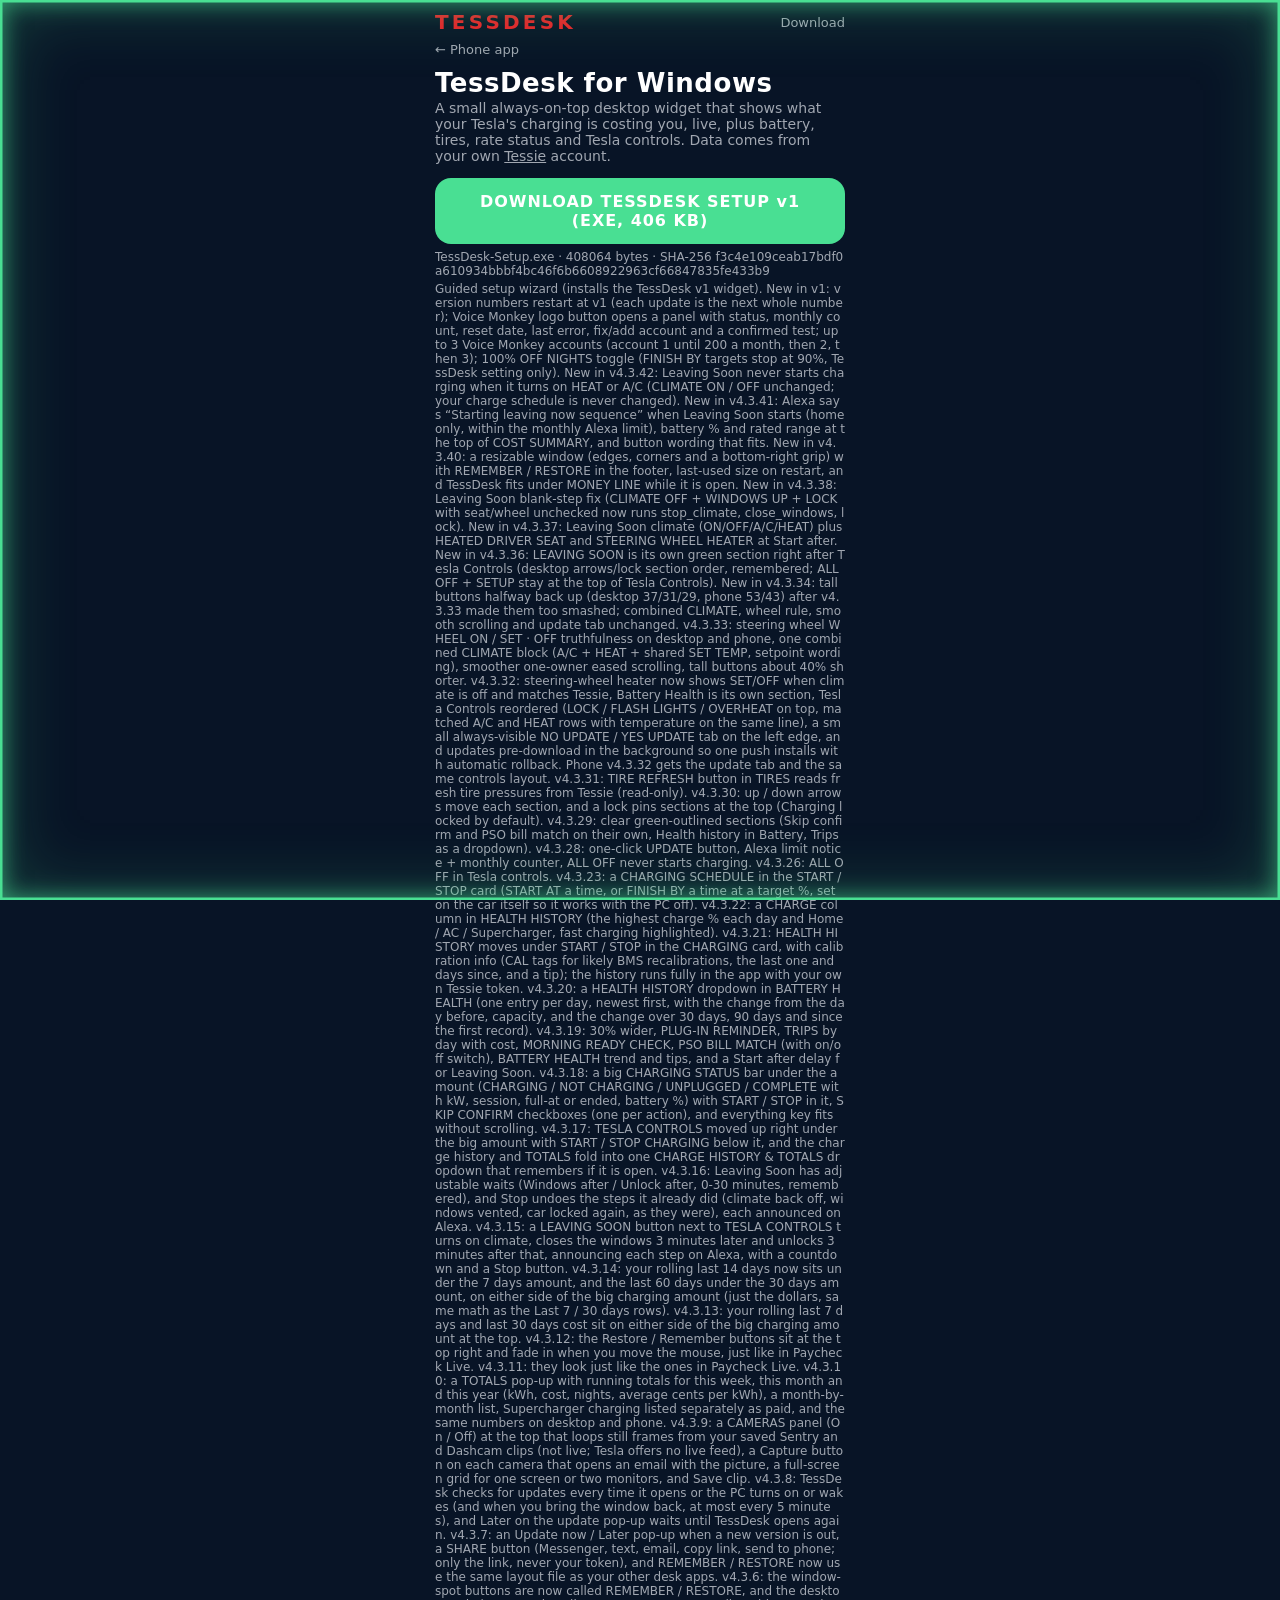
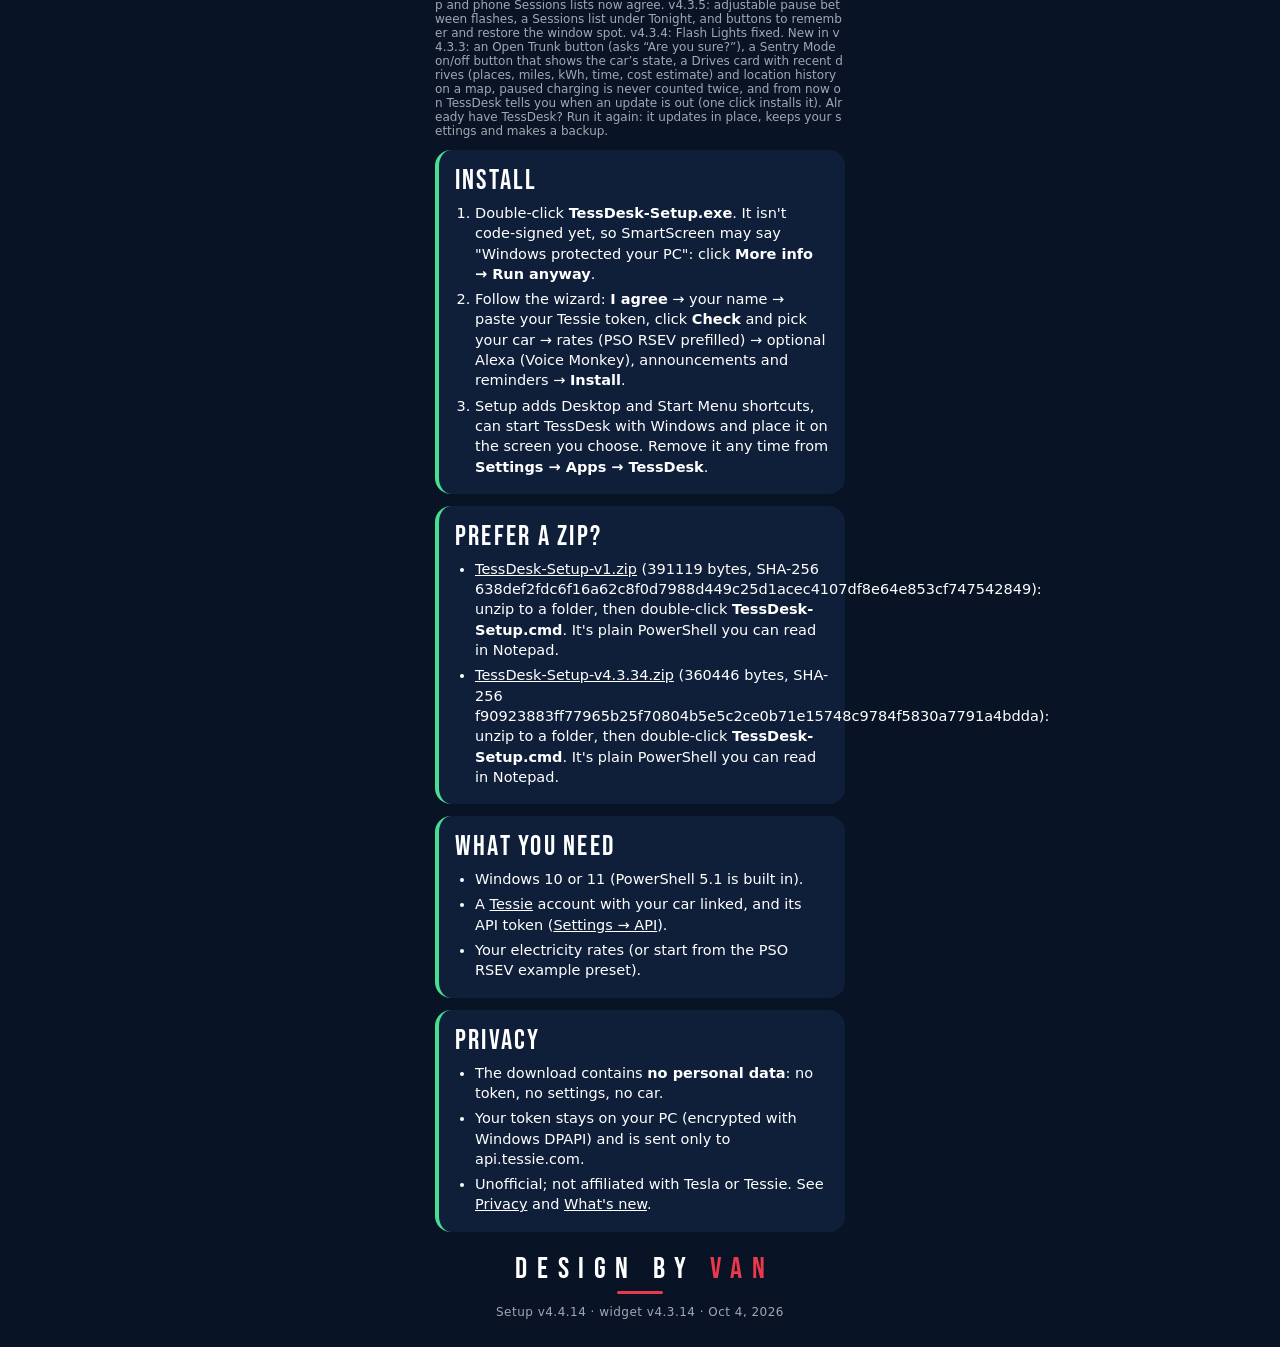
<file: download.html>
<!doctype html>
<html lang="en">
<head>
<meta charset="utf-8">
<meta name="viewport" content="width=device-width, initial-scale=1, viewport-fit=cover">
<title>TessDesk · Download for Windows</title>
<meta name="description" content="Download TessDesk for Windows (Setup v1, widget v1): a live Tesla charging-cost desktop widget. Design by Van.">
<meta name="theme-color" content="#081426">
<link rel="icon" type="image/png" sizes="32x32" href="icons/favicon-32.png">
<link rel="stylesheet" href="style.css">
<style>
  .dl h1 { font-size: 26px; margin: 10px 0 2px; letter-spacing: .02em; }
  .dl p.lead { color: var(--muted); margin: 0 0 8px; font-size: 14px; }
  .card2 { background: var(--card); border-radius: var(--radius); padding: 14px 16px 12px; margin: 12px 0; border-left: 4px solid var(--green); }
  .card2 h2 { margin: 0 0 6px; font-family: "Bebas Neue", Impact, "Arial Narrow", sans-serif; font-weight: 400; font-size: 28px; letter-spacing: .08em; }
  .card2 ol, .card2 ul { margin: 6px 0 4px; padding-left: 20px; } .card2 li { margin: 5px 0; font-size: 14.5px; line-height: 1.4; }
  .btn-dl { display: block; text-align: center; background: var(--green); color: #fff; font-weight: 800; letter-spacing: .06em;
            text-decoration: none; padding: 14px 16px; border-radius: var(--radius); margin: 14px 0 6px; font-size: 16px; }
  .meta { color: var(--muted); font-size: 12px; word-break: break-all; margin: 4px 0 0; }
  .back { display: inline-block; margin: 8px 0 0; color: var(--muted); font-size: 13px; text-decoration: none; }
  .back:hover { color: var(--text); }
  .card2 a { color: var(--text); }
</style>
</head>
<body class="tessie">
<div class="wrap dl">
  <div class="hdr"><div class="brand">TESSDESK</div><div class="who">Download</div></div>
  <a class="back" href="./">← Phone app</a>
  <h1>TessDesk for Windows</h1>
  <p class="lead">A small always-on-top desktop widget that shows what your Tesla's charging is costing you, live, plus battery, tires, rate status and Tesla controls. Data comes from your own <a href="https://tessie.com" style="color:inherit">Tessie</a> account.</p>

  <a class="btn-dl" href="download/TessDesk-Setup.exe" download>DOWNLOAD TESSDESK SETUP v1 (EXE, 406 KB)</a>
  <p class="meta">TessDesk-Setup.exe · 408064 bytes · SHA-256 f3c4e109ceab17bdf0a610934bbbf4bc46f6b6608922963cf66847835fe433b9</p>
  <p class="meta">Guided setup wizard (installs the TessDesk v1 widget). New in v1: version numbers restart at v1 (each update is the next whole number); Voice Monkey logo button opens a panel with status, monthly count, reset date, last error, fix/add account and a confirmed test; up to 3 Voice Monkey accounts (account 1 until 200 a month, then 2, then 3); 100% OFF NIGHTS toggle (FINISH BY targets stop at 90%, TessDesk setting only). New in v4.3.42: Leaving Soon never starts charging when it turns on HEAT or A/C (CLIMATE ON / OFF unchanged; your charge schedule is never changed). New in v4.3.41: Alexa says &ldquo;Starting leaving now sequence&rdquo; when Leaving Soon starts (home only, within the monthly Alexa limit), battery % and rated range at the top of COST SUMMARY, and button wording that fits. New in v4.3.40: a resizable window (edges, corners and a bottom-right grip) with REMEMBER / RESTORE in the footer, last-used size on restart, and TessDesk fits under MONEY LINE while it is open. New in v4.3.38: Leaving Soon blank-step fix (CLIMATE OFF + WINDOWS UP + LOCK with seat/wheel unchecked now runs stop_climate, close_windows, lock). New in v4.3.37: Leaving Soon climate (ON/OFF/A/C/HEAT) plus HEATED DRIVER SEAT and STEERING WHEEL HEATER at Start after. New in v4.3.36: LEAVING SOON is its own green section right after Tesla Controls (desktop arrows/lock section order, remembered; ALL OFF + SETUP stay at the top of Tesla Controls). New in v4.3.34: tall buttons halfway back up (desktop 37/31/29, phone 53/43) after v4.3.33 made them too smashed; combined CLIMATE, wheel rule, smooth scrolling and update tab unchanged. v4.3.33: steering wheel WHEEL ON / SET &middot; OFF truthfulness on desktop and phone, one combined CLIMATE block (A/C + HEAT + shared SET TEMP, setpoint wording), smoother one-owner eased scrolling, tall buttons about 40% shorter. v4.3.32: steering-wheel heater now shows SET/OFF when climate is off and matches Tessie, Battery Health is its own section, Tesla Controls reordered (LOCK / FLASH LIGHTS / OVERHEAT on top, matched A/C and HEAT rows with temperature on the same line), a small always-visible NO UPDATE / YES UPDATE tab on the left edge, and updates pre-download in the background so one push installs with automatic rollback. Phone v4.3.32 gets the update tab and the same controls layout. v4.3.31: TIRE REFRESH button in TIRES reads fresh tire pressures from Tessie (read-only). v4.3.30: up / down arrows move each section, and a lock pins sections at the top (Charging locked by default). v4.3.29: clear green-outlined sections (Skip confirm and PSO bill match on their own, Health history in Battery, Trips as a dropdown). v4.3.28: one-click UPDATE button, Alexa limit notice + monthly counter, ALL OFF never starts charging. v4.3.26: ALL OFF in Tesla controls. v4.3.23: a CHARGING SCHEDULE in the START / STOP card (START AT a time, or FINISH BY a time at a target %, set on the car itself so it works with the PC off). v4.3.22: a CHARGE column in HEALTH HISTORY (the highest charge % each day and Home / AC / Supercharger, fast charging highlighted). v4.3.21: HEALTH HISTORY moves under START / STOP in the CHARGING card, with calibration info (CAL tags for likely BMS recalibrations, the last one and days since, and a tip); the history runs fully in the app with your own Tessie token. v4.3.20: a HEALTH HISTORY dropdown in BATTERY HEALTH (one entry per day, newest first, with the change from the day before, capacity, and the change over 30 days, 90 days and since the first record). v4.3.19: 30% wider, PLUG-IN REMINDER, TRIPS by day with cost, MORNING READY CHECK, PSO BILL MATCH (with on/off switch), BATTERY HEALTH trend and tips, and a Start after delay for Leaving Soon. v4.3.18: a big CHARGING STATUS bar under the amount (CHARGING / NOT CHARGING / UNPLUGGED / COMPLETE with kW, session, full-at or ended, battery %) with START / STOP in it, SKIP CONFIRM checkboxes (one per action), and everything key fits without scrolling. v4.3.17: TESLA CONTROLS moved up right under the big amount with START / STOP CHARGING below it, and the charge history and TOTALS fold into one CHARGE HISTORY &amp; TOTALS dropdown that remembers if it is open. v4.3.16: Leaving Soon has adjustable waits (Windows after / Unlock after, 0-30 minutes, remembered), and Stop undoes the steps it already did (climate back off, windows vented, car locked again, as they were), each announced on Alexa. v4.3.15: a LEAVING SOON button next to TESLA CONTROLS turns on climate, closes the windows 3 minutes later and unlocks 3 minutes after that, announcing each step on Alexa, with a countdown and a Stop button. v4.3.14: your rolling last 14 days now sits under the 7 days amount, and the last 60 days under the 30 days amount, on either side of the big charging amount (just the dollars, same math as the Last 7 / 30 days rows). v4.3.13: your rolling last 7 days and last 30 days cost sit on either side of the big charging amount at the top. v4.3.12: the Restore / Remember buttons sit at the top right and fade in when you move the mouse, just like in Paycheck Live. v4.3.11: they look just like the ones in Paycheck Live. v4.3.10: a TOTALS pop-up with running totals for this week, this month and this year (kWh, cost, nights, average cents per kWh), a month-by-month list, Supercharger charging listed separately as paid, and the same numbers on desktop and phone. v4.3.9: a CAMERAS panel (On / Off) at the top that loops still frames from your saved Sentry and Dashcam clips (not live; Tesla offers no live feed), a Capture button on each camera that opens an email with the picture, a full-screen grid for one screen or two monitors, and Save clip. v4.3.8: TessDesk checks for updates every time it opens or the PC turns on or wakes (and when you bring the window back, at most every 5 minutes), and Later on the update pop-up waits until TessDesk opens again. v4.3.7: an Update now / Later pop-up when a new version is out, a SHARE button (Messenger, text, email, copy link, send to phone; only the link, never your token), and REMEMBER / RESTORE now use the same layout file as your other desk apps. v4.3.6: the window-spot buttons are now called REMEMBER / RESTORE, and the desktop and phone Sessions lists now agree. v4.3.5: adjustable pause between flashes, a Sessions list under Tonight, and buttons to remember and restore the window spot. v4.3.4: Flash Lights fixed. New in v4.3.3: an Open Trunk button (asks &ldquo;Are you sure?&rdquo;), a Sentry Mode on/off button that shows the car&rsquo;s state, a Drives card with recent drives (places, miles, kWh, time, cost estimate) and location history on a map, paused charging is never counted twice, and from now on TessDesk tells you when an update is out (one click installs it). Already have TessDesk? Run it again: it updates in place, keeps your settings and makes a backup.</p>

  <section class="card2">
    <h2>Install</h2>
    <ol>
      <li>Double-click <b>TessDesk-Setup.exe</b>. It isn't code-signed yet, so SmartScreen may say "Windows protected your PC": click <b>More info → Run anyway</b>.</li>
      <li>Follow the wizard: <b>I agree</b> → your name → paste your Tessie token, click <b>Check</b> and pick your car → rates (PSO RSEV prefilled) → optional Alexa (Voice Monkey), announcements and reminders → <b>Install</b>.</li>
      <li>Setup adds Desktop and Start Menu shortcuts, can start TessDesk with Windows and place it on the screen you choose. Remove it any time from <b>Settings → Apps → TessDesk</b>.</li>
    </ol>
  </section>

  <section class="card2">
    <h2>Prefer a zip?</h2>
    <ul>
      <li><a href="download/TessDesk-Setup-v1.zip" download>TessDesk-Setup-v1.zip</a> (391119 bytes, SHA-256 638def2fdc6f16a62c8f0d7988d449c25d1acec4107df8e64e853cf747542849): unzip to a folder, then double-click <b>TessDesk-Setup.cmd</b>. It's plain PowerShell you can read in Notepad.</li>
      <li><a href="download/TessDesk-Setup-v4.3.34.zip" download>TessDesk-Setup-v4.3.34.zip</a> (360446 bytes, SHA-256 f90923883ff77965b25f70804b5e5c2ce0b71e15748c9784f5830a7791a4bdda): unzip to a folder, then double-click <b>TessDesk-Setup.cmd</b>. It's plain PowerShell you can read in Notepad.</li>
    </ul>
  </section>

  <section class="card2">
    <h2>What you need</h2>
    <ul>
      <li>Windows 10 or 11 (PowerShell 5.1 is built in).</li>
      <li>A <a href="https://www.tessie.com">Tessie</a> account with your car linked, and its API token (<a href="https://dash.tessie.com/settings/api">Settings → API</a>).</li>
      <li>Your electricity rates (or start from the PSO RSEV example preset).</li>
    </ul>
  </section>

  <section class="card2">
    <h2>Privacy</h2>
    <ul>
      <li>The download contains <b>no personal data</b>: no token, no settings, no car.</li>
      <li>Your token stays on your PC (encrypted with Windows DPAPI) and is sent only to api.tessie.com.</li>
      <li>Unofficial; not affiliated with Tesla or Tessie. See <a href="privacy.html">Privacy</a> and <a href="changelog.html">What's new</a>.</li>
    </ul>
  </section>

  <div class="foot"><div class="dbv">DESIGN BY <span>VAN</span></div><div class="dbv-bar"></div><div class="ver" style="border:0">Setup v4.4.14 · widget v4.3.14 · Oct 4, 2026</div></div>
</div>
</body>
</html>
</file>
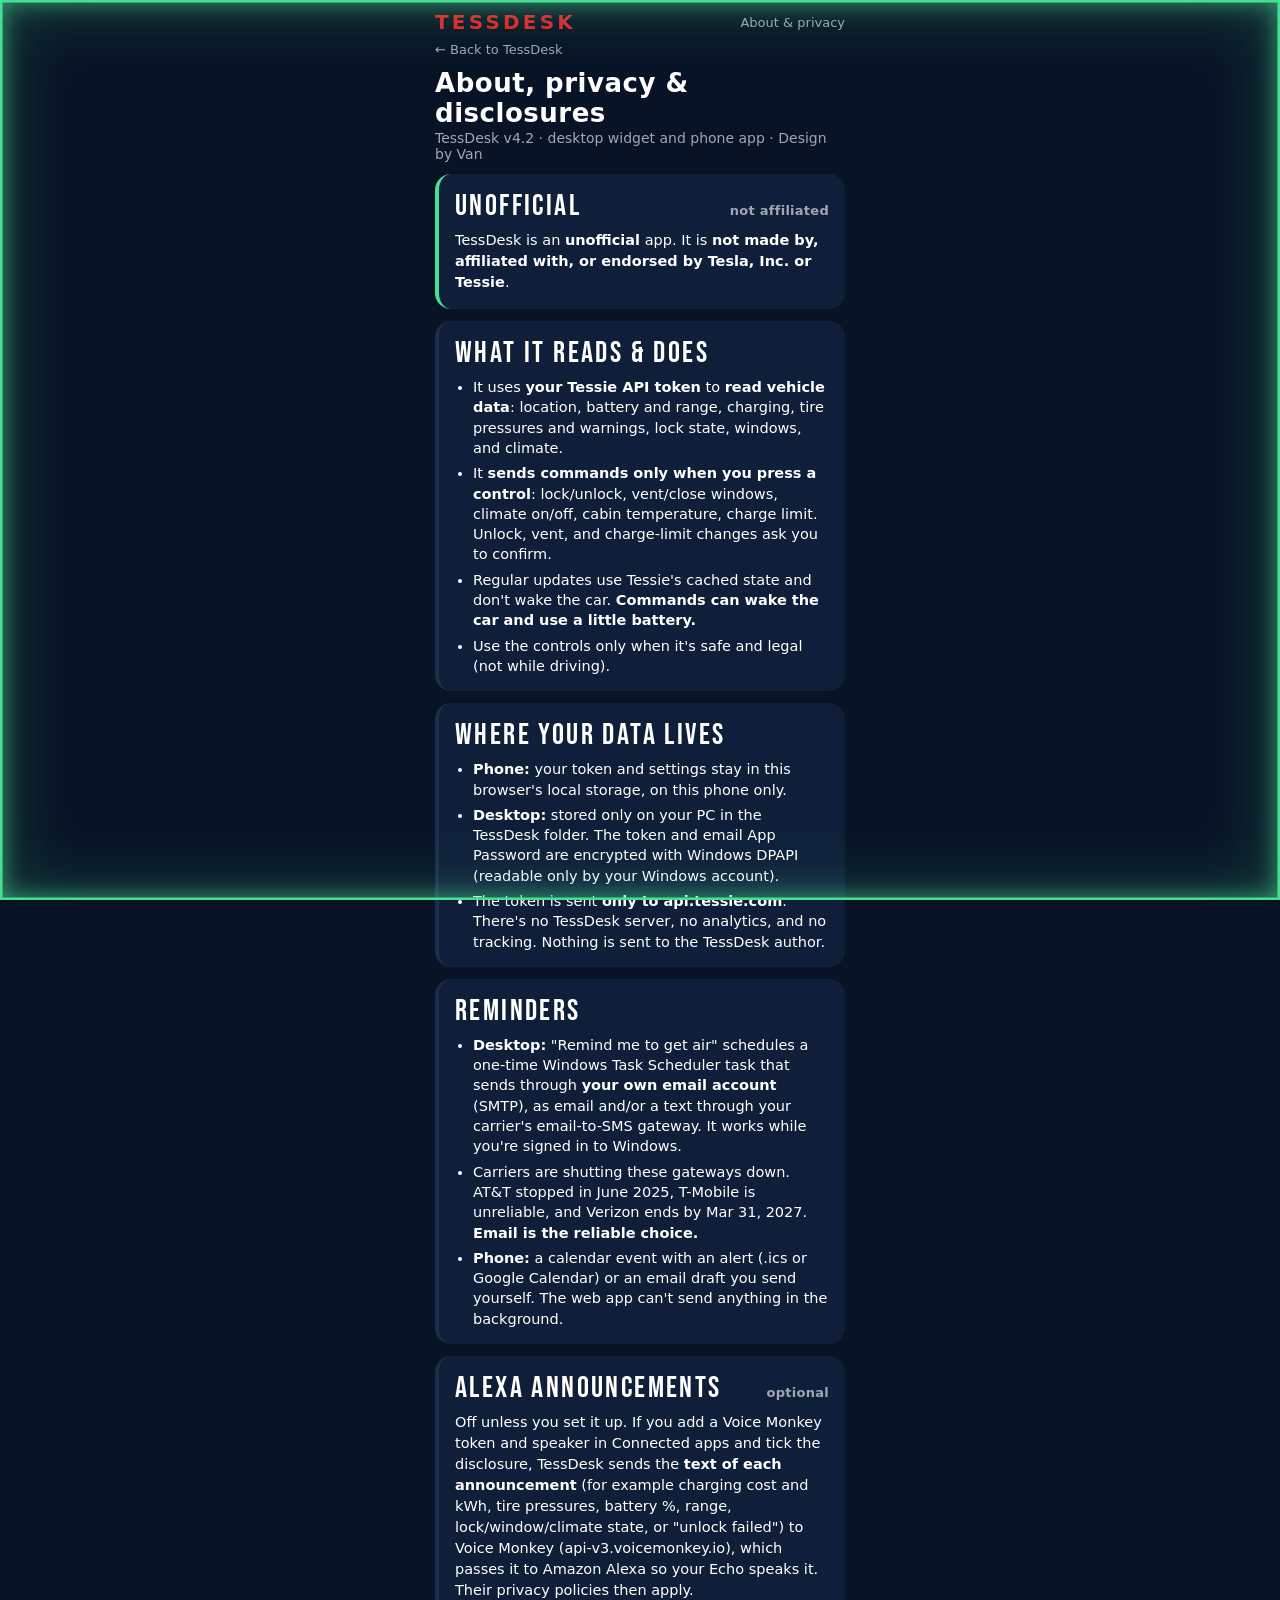
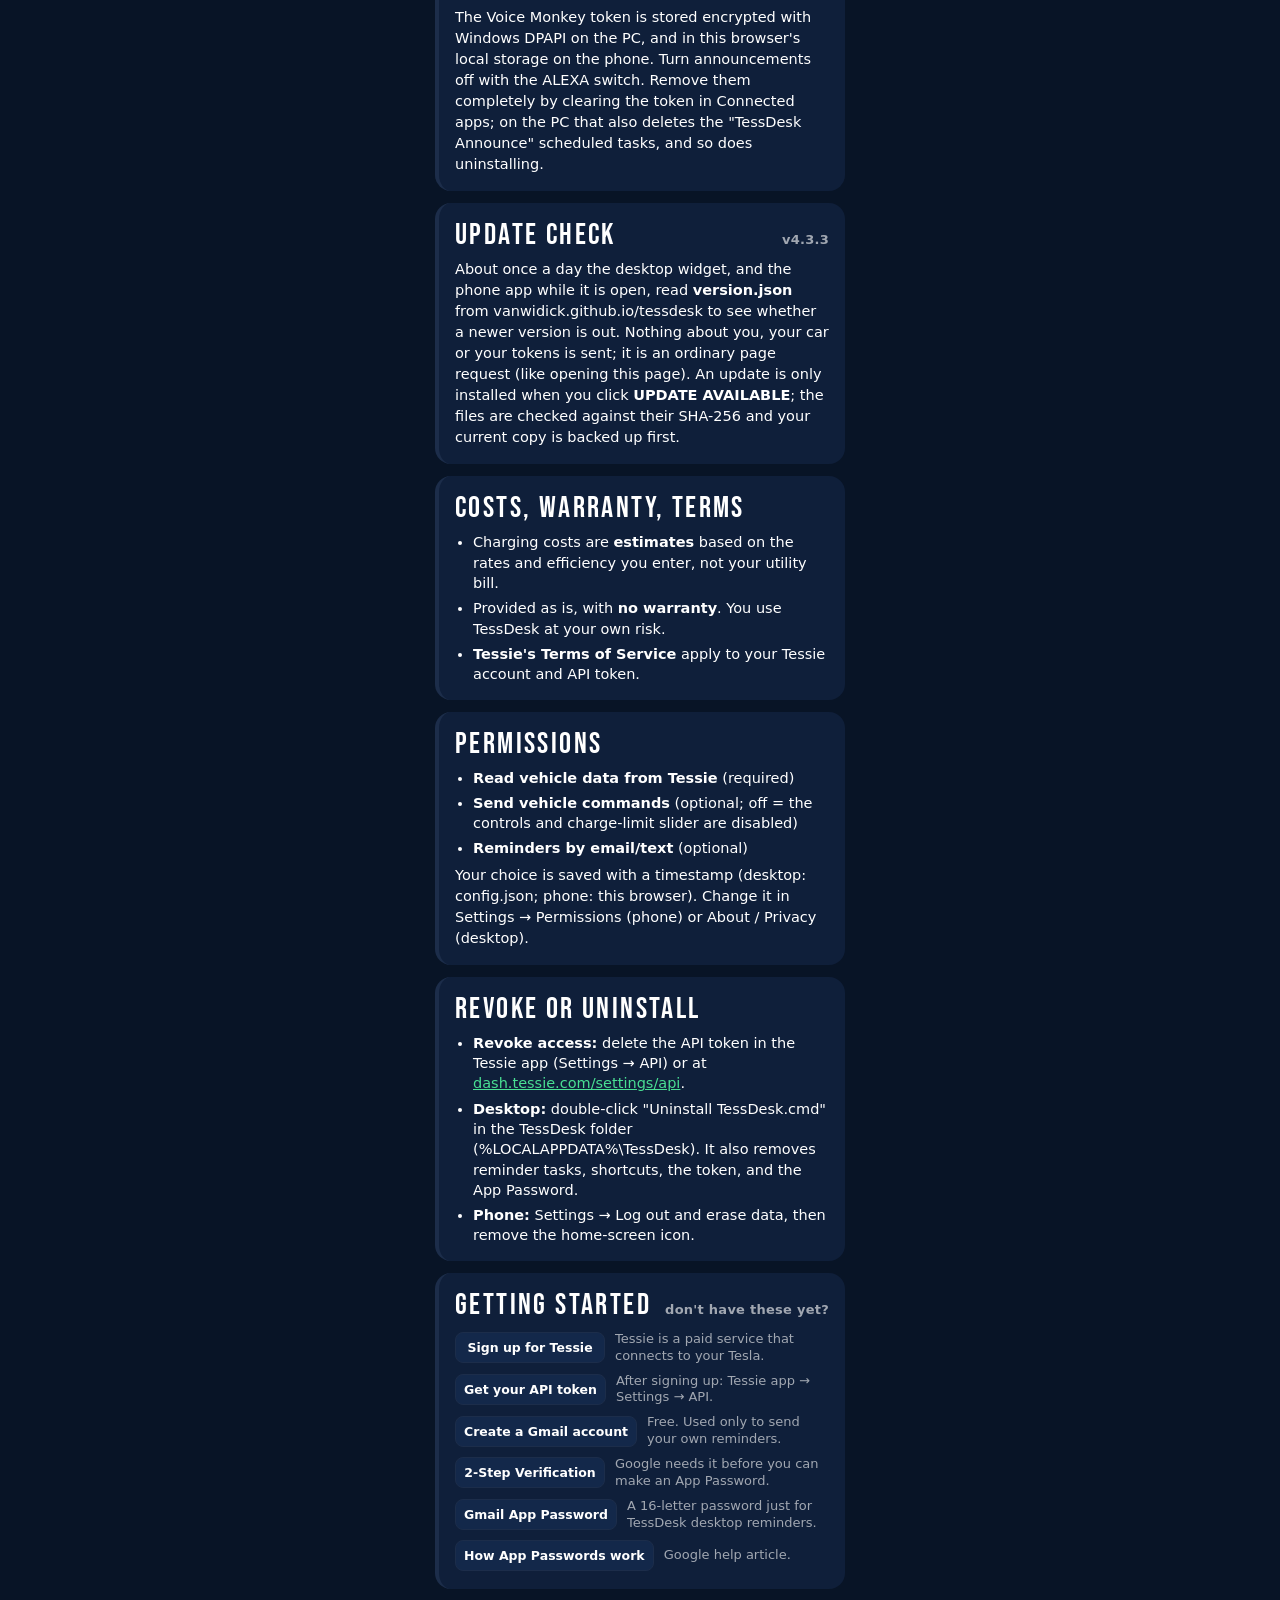
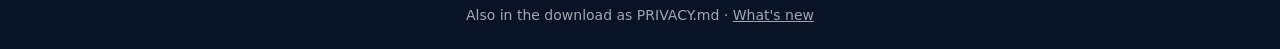
<file: privacy.html>
<!doctype html>
<html lang="en">
<head>
<meta charset="utf-8">
<meta name="viewport" content="width=device-width, initial-scale=1, viewport-fit=cover">
<title>TessDesk · About, privacy &amp; disclosures</title>
<meta name="description" content="TessDesk privacy, disclosures and permissions. Unofficial; not affiliated with Tesla or Tessie.">
<meta name="theme-color" content="#081426">
<link rel="icon" type="image/png" sizes="32x32" href="icons/favicon-32.png">
<link rel="stylesheet" href="style.css">
<style>
  .cl h1 { font-size: 26px; margin: 10px 0 2px; letter-spacing: .02em; }
  .cl p.lead { color: var(--muted); margin: 0 0 8px; font-size: 14px; }
  .rel { background: var(--card); border-radius: var(--radius); padding: 14px 16px 10px; margin: 12px 0; border-left: 4px solid var(--line); }
  .rel.new { border-left-color: var(--green); }
  .rel h2 { margin: 0; display: flex; align-items: baseline; justify-content: space-between; gap: 10px;
            font-family: "Bebas Neue", Impact, "Arial Narrow", sans-serif; font-weight: 400; font-size: 30px; letter-spacing: .08em; }
  .rel h2 small { font-family: var(--font); font-size: 13px; letter-spacing: .02em; color: var(--muted); font-weight: 600; }
  .rel .tag { display: inline-block; font-size: 10.5px; font-weight: 800; letter-spacing: .12em; color: var(--green); margin: 2px 0 4px; }
  .rel ul { margin: 6px 0 4px; padding-left: 18px; } .rel li { margin: 5px 0; font-size: 14.5px; line-height: 1.4; }
  .rel li b { color: var(--text); }
  .back { display: inline-block; margin: 8px 0 0; color: var(--muted); font-size: 13px; text-decoration: none; }
  .back:hover { color: var(--text); }
  .rel h3 { margin: 4px 0 2px; font-size: 15px; letter-spacing: .04em; }
  .rel p { font-size: 14.5px; line-height: 1.45; margin: 6px 0; }
  .rel a { color: var(--green); }
  .hl { display: flex; align-items: center; gap: 10px; margin: 8px 0; }
  .hbtn { flex: 0 0 auto; min-width: 150px; text-align: center; background: var(--card2); border: 1px solid var(--line); border-radius: 8px; padding: 7px 8px; color: var(--text) !important; text-decoration: none; font-weight: 700; font-size: 12.5px; }
  .hl span { color: var(--muted); font-size: 13px; line-height: 1.3; }
</style>
</head>
<body class="tessie">
<div class="wrap cl">
  <div class="hdr"><div class="brand">TESSDESK</div><div class="who">About &amp; privacy</div></div>
  <a class="back" href="./" id="back">← Back to TessDesk</a>
  <h1>About, privacy &amp; disclosures</h1>
  <p class="lead">TessDesk v4.2 · desktop widget and phone app · Design by Van</p>

  <section class="rel new">
    <h2>Unofficial <small>not affiliated</small></h2>
    <p>TessDesk is an <b>unofficial</b> app. It is <b>not made by, affiliated with, or endorsed by Tesla, Inc. or Tessie</b>.</p>
  </section>
  <section class="rel">
    <h2>What it reads &amp; does</h2>
    <ul>
      <li>It uses <b>your Tessie API token</b> to <b>read vehicle data</b>: location, battery and range, charging, tire pressures and warnings, lock state, windows, and climate.</li>
      <li>It <b>sends commands only when you press a control</b>: lock/unlock, vent/close windows, climate on/off, cabin temperature, charge limit. Unlock, vent, and charge-limit changes ask you to confirm.</li>
      <li>Regular updates use Tessie's cached state and don't wake the car. <b>Commands can wake the car and use a little battery.</b></li>
      <li>Use the controls only when it's safe and legal (not while driving).</li>
    </ul>
  </section>
  <section class="rel">
    <h2>Where your data lives</h2>
    <ul>
      <li><b>Phone:</b> your token and settings stay in this browser's local storage, on this phone only.</li>
      <li><b>Desktop:</b> stored only on your PC in the TessDesk folder. The token and email App Password are encrypted with Windows DPAPI (readable only by your Windows account).</li>
      <li>The token is sent <b>only to api.tessie.com</b>. There's no TessDesk server, no analytics, and no tracking. Nothing is sent to the TessDesk author.</li>
    </ul>
  </section>
  <section class="rel">
    <h2>Reminders</h2>
    <ul>
      <li><b>Desktop:</b> "Remind me to get air" schedules a one-time Windows Task Scheduler task that sends through <b>your own email account</b> (SMTP), as email and/or a text through your carrier's email-to-SMS gateway. It works while you're signed in to Windows.</li>
      <li>Carriers are shutting these gateways down. AT&amp;T stopped in June 2025, T-Mobile is unreliable, and Verizon ends by Mar 31, 2027. <b>Email is the reliable choice.</b></li>
      <li><b>Phone:</b> a calendar event with an alert (.ics or Google Calendar) or an email draft you send yourself. The web app can't send anything in the background.</li>
    </ul>
  </section>
  <section class="rel" id="alexa">
    <h2>Alexa announcements <small>optional</small></h2>
    <p>Off unless you set it up. If you add a Voice Monkey token and speaker in Connected apps and tick the disclosure, TessDesk sends the <b>text of each announcement</b> (for example charging cost and kWh, tire pressures, battery %, range, lock/window/climate state, or "unlock failed") to Voice Monkey (api-v3.voicemonkey.io), which passes it to Amazon Alexa so your Echo speaks it. Their privacy policies then apply.</p>
    <p>The Voice Monkey token is stored encrypted with Windows DPAPI on the PC, and in this browser's local storage on the phone. Turn announcements off with the ALEXA switch. Remove them completely by clearing the token in Connected apps; on the PC that also deletes the "TessDesk Announce" scheduled tasks, and so does uninstalling.</p>
  </section>
  <section class="rel" id="updates">
    <h2>Update check <small>v4.3.3</small></h2>
    <p>About once a day the desktop widget, and the phone app while it is open, read <b>version.json</b> from vanwidick.github.io/tessdesk to see whether a newer version is out. Nothing about you, your car or your tokens is sent; it is an ordinary page request (like opening this page). An update is only installed when you click <b>UPDATE AVAILABLE</b>; the files are checked against their SHA-256 and your current copy is backed up first.</p>
  </section>
  <section class="rel">
    <h2>Costs, warranty, terms</h2>
    <ul>
      <li>Charging costs are <b>estimates</b> based on the rates and efficiency you enter, not your utility bill.</li>
      <li>Provided as is, with <b>no warranty</b>. You use TessDesk at your own risk.</li>
      <li><b>Tessie's Terms of Service</b> apply to your Tessie account and API token.</li>
    </ul>
  </section>
  <section class="rel">
    <h2>Permissions</h2>
    <ul>
      <li><b>Read vehicle data from Tessie</b> (required)</li>
      <li><b>Send vehicle commands</b> (optional; off = the controls and charge-limit slider are disabled)</li>
      <li><b>Reminders by email/text</b> (optional)</li>
    </ul>
    <p>Your choice is saved with a timestamp (desktop: config.json; phone: this browser). Change it in Settings → Permissions (phone) or About / Privacy (desktop).</p>
  </section>
  <section class="rel">
    <h2>Revoke or uninstall</h2>
    <ul>
      <li><b>Revoke access:</b> delete the API token in the Tessie app (Settings → API) or at <a href="https://dash.tessie.com/settings/api">dash.tessie.com/settings/api</a>.</li>
      <li><b>Desktop:</b> double-click "Uninstall TessDesk.cmd" in the TessDesk folder (%LOCALAPPDATA%\TessDesk). It also removes reminder tasks, shortcuts, the token, and the App Password.</li>
      <li><b>Phone:</b> Settings → Log out and erase data, then remove the home-screen icon.</li>
    </ul>
  </section>
  <section class="rel" id="start">
    <h2>Getting started <small>don't have these yet?</small></h2>
    <div class="hl"><a class="hbtn" href="https://www.tessie.com" target="_blank" rel="noopener">Sign up for Tessie</a><span>Tessie is a paid service that connects to your Tesla.</span></div>
    <div class="hl"><a class="hbtn" href="https://dash.tessie.com/settings/api" target="_blank" rel="noopener">Get your API token</a><span>After signing up: Tessie app → Settings → API.</span></div>
    <div class="hl"><a class="hbtn" href="https://accounts.google.com/signup" target="_blank" rel="noopener">Create a Gmail account</a><span>Free. Used only to send your own reminders.</span></div>
    <div class="hl"><a class="hbtn" href="https://myaccount.google.com/signinoptions/two-step-verification" target="_blank" rel="noopener">2-Step Verification</a><span>Google needs it before you can make an App Password.</span></div>
    <div class="hl"><a class="hbtn" href="https://myaccount.google.com/apppasswords" target="_blank" rel="noopener">Gmail App Password</a><span>A 16-letter password just for TessDesk desktop reminders.</span></div>
    <div class="hl"><a class="hbtn" href="https://support.google.com/accounts/answer/185833" target="_blank" rel="noopener">How App Passwords work</a><span>Google help article.</span></div>
  </section>
  <p class="lead" style="text-align:center;margin-top:18px">Also in the download as PRIVACY.md · <a href="changelog.html" style="color:var(--muted)">What's new</a></p>
</div>
<script>try { if (document.referrer.indexOf('/test/') >= 0) document.getElementById('back').href = 'test/'; } catch (e) {}</script>
</body>
</html>
</file>
<file: style.css>
/* TessDesk mobile: v4.2.1 */
@font-face { font-family: "Bebas Neue"; src: url("fonts/BebasNeue-Regular.ttf") format("truetype"); font-display: swap; }

:root {
  --bg: #0b0b0b; --card: #111111; --card2: #1a1a1a; --line: #222222;
  --text: #ffffff; --muted: #888888; --accent: #E82127; --green: #2ECC40; --red: #E82127;
  --amber: #FFB020; --radius: 10px; --hero-font: "Segoe UI", system-ui, -apple-system, Roboto, sans-serif;
  --font: "Segoe UI", system-ui, -apple-system, "Helvetica Neue", Roboto, sans-serif;
  --track: #2a2a2a; --chip: #151515; --switch: #E82127;
}
/* TESSIE LOOK: Tessie's own palette (tessie.com: #0b0b0b bg, #3578ff blue, #49df93 green, #a1a7b1 captions) */
body.tessie {
  --bg: #081426; --card: #0f1f3a; --card2: #13284a; --line: #1c2d4a;
  --text: #ffffff; --muted: #a1a7b1; --accent: #E82127; --green: #49df93; --red: #ea384c;
  --amber: #ffb547; --radius: 16px; --track: #1c2d4a; --chip: #0f1f3a; --switch: #3578ff;
  --font: -apple-system, "SF Pro Display", "Segoe UI Variable Display", "Inter", system-ui, Roboto, sans-serif;
  --hero-font: -apple-system, "SF Pro Display", "Segoe UI Variable Display", "Inter", system-ui, Roboto, sans-serif;
}

/* TESSIE LOOK while NOT charging: same look, red accents, subtle red-tinted dark background */
body.tessie.idle {
  --bg: #170a0d; --card: #26111a; --card2: #321620; --line: #401d27;
  --muted: #b9a3a7; --red: #ff5a5f; --accent: #E82127; --amber: #ffb547;
  --track: #401d27; --chip: #26111a; --switch: #E82127;
}
body.tessie.idle .row.hl .l { color: #ffb3b5 !important; }

* { box-sizing: border-box; -webkit-tap-highlight-color: transparent; }
html, body { margin: 0; background: var(--bg); color: var(--text); font-family: var(--font); }
body { min-height: 100vh; overscroll-behavior-y: contain; transition: background .25s; }
/* v4.2.1: the app is ~10 mm (38 CSS px) narrower than v4.2 and stays centered: was full screen width (max 480px) with 16px padding,
   now screen width minus 38px (19px extra side margin each side), max 442px. COMPACT applies the same 38px in fitCompact() in app.js. */
:root { --trim: 38px; --app-max: 442px; }
.wrap { width: min(calc(100% - var(--trim)), var(--app-max)); margin: 0 auto; padding: calc(env(safe-area-inset-top) + 10px) 16px calc(env(safe-area-inset-bottom) + 18px); }
button { font: inherit; color: inherit; }

/* header */
.hdr { display: flex; align-items: center; justify-content: space-between; gap: 8px; }
.brand { font-weight: 900; color: var(--accent); letter-spacing: .16em; font-size: 20px; text-transform: uppercase; }
.who { color: var(--muted); font-size: 13px; text-align: right; white-space: nowrap; overflow: hidden; text-overflow: ellipsis; }
.who b { color: var(--text); font-weight: 600; }
.toolbar { display: flex; align-items: center; justify-content: space-between; margin: 6px 0 4px; color: var(--muted); font-size: 12px; min-height: 30px; }
.tools { display: flex; gap: 6px; }
.icon-btn { background: var(--card); border: 1px solid var(--line); border-radius: 50%; width: 34px; height: 34px; display: grid; place-items: center; cursor: pointer; }
.icon-btn svg { width: 17px; height: 17px; fill: none; stroke: var(--text); stroke-width: 2; stroke-linecap: round; stroke-linejoin: round; }
.icon-btn.spin svg { animation: spin 0.9s linear infinite; }
@keyframes spin { to { transform: rotate(360deg); } }
.note { color: var(--muted); }
.note.err { color: var(--amber); }

/* hero */
.hero { text-align: center; padding: 14px 0 6px; }
.hero .badge { display: inline-block; font-size: 11px; font-weight: 700; letter-spacing: .12em; padding: 3px 10px; border-radius: 99px; background: var(--card); color: var(--muted); }
.hero .badge.on { color: var(--green); background: color-mix(in srgb, var(--green) 14%, transparent); }
.hero .money { font-family: var(--hero-font); font-weight: 800; font-size: 76px; line-height: 1.05; letter-spacing: -.02em; margin: 6px 0 2px; font-variant-numeric: tabular-nums; }
.money.green { color: var(--green); } .money.red { color: var(--red); }
.hero .sub { font-size: 15px; color: var(--text); opacity: .9; }
.hero .meta { font-size: 12.5px; color: var(--muted); margin-top: 4px; }

.gap { height: 12px; }

/* cards */
.card { background: var(--card); border: 1px solid var(--line); border-radius: var(--radius); padding: 14px; margin: 10px 0; }
body.tessie .card { border-color: transparent; }
.card h3 { margin: 0 0 10px; font-size: 11px; font-weight: 800; letter-spacing: .14em; color: var(--muted); text-transform: uppercase; }

/* progress */
.prog { position: relative; height: 34px; margin: 4px 6px 0; }
.prog .track { position: absolute; left: 0; right: 0; top: 13px; height: 8px; border-radius: 99px; background: var(--track); }
.prog .fill { position: absolute; left: 0; top: 13px; height: 8px; border-radius: 99px; transition: width .6s; }
.prog .ball { position: absolute; top: 6px; width: 22px; height: 22px; margin-left: -11px; border-radius: 50%; border: 3px solid var(--bg); transition: left .6s; }
.prog .ball.pulse { animation: pulse 1.6s ease-in-out infinite; }
@keyframes pulse { 0%,100% { box-shadow: 0 0 0 0 color-mix(in srgb, var(--green) 60%, transparent); } 50% { box-shadow: 0 0 0 8px transparent; } }
.prog .bubble { position: absolute; top: -16px; transform: translateX(-50%); font-size: 12px; font-weight: 800; transition: left .6s; }
.prog-labels { display: flex; justify-content: space-between; font-size: 12px; color: var(--muted); margin: 4px 0 0; }
.prog-labels b { color: var(--text); font-weight: 700; }
.green-bg { background: var(--green); } .red-bg { background: var(--red); }
.green-t { color: var(--green); } .red-t { color: var(--red); }

/* chips */
.chips { display: grid; grid-template-columns: repeat(3, 1fr); gap: 8px; margin: 10px 0; }
.chip { background: var(--chip); border: 1px solid var(--line); border-radius: 12px; padding: 10px 6px; text-align: center; }
body.tessie .chip { border-color: transparent; border-radius: 16px; }
.chip .k { font-size: 10px; font-weight: 800; letter-spacing: .14em; color: var(--muted); }
.chip .v { font-size: 18px; font-weight: 700; margin-top: 3px; font-variant-numeric: tabular-nums; white-space: nowrap; }
.chip .v.soft { font-size: 15px; color: var(--text); line-height: 21px; }
.chip .s { font-size: 10.5px; color: var(--muted); margin-top: 2px; white-space: nowrap; overflow: hidden; text-overflow: ellipsis; }

/* tires */
.tires svg { display: block; width: 100%; height: auto; max-height: 230px; }
.tires .body { fill: var(--card2); stroke: var(--muted); stroke-width: 2; }
.tires .glass { fill: color-mix(in srgb, var(--muted) 22%, transparent); }
.tires .tire { fill: var(--bg); stroke: var(--muted); stroke-width: 1.5; }
.tires .tire.g { fill: color-mix(in srgb, var(--green) 55%, #000); stroke: var(--green); }
.tires .tire.y { fill: color-mix(in srgb, var(--amber) 50%, #000); stroke: var(--amber); }
.tires .tire.r { fill: color-mix(in srgb, #ff3b3b 55%, #000); stroke: #ff4d4d; }
.tires .psi { font: 700 22px var(--font); fill: var(--text); }
.tires .psi.y { fill: var(--amber); }
.tires .psi.r { fill: #ff4d4d; }
.tires .pulse { animation: tpulse 1.3s ease-in-out infinite; }
@keyframes tpulse { 0%, 100% { opacity: 1; } 50% { opacity: .25; } }
@media (prefers-reduced-motion: reduce) { .tires .pulse { animation-duration: 2.6s; } }
.cbtn.remind { display: flex; flex-direction: column; align-items: center; width: 100%; margin-top: 8px; min-height: 48px; gap: 2px; }
.cbtn.remind small { font-size: 11px; color: var(--muted); font-weight: 600; letter-spacing: .04em; }
.tires .psi .warn { font-size: 13px; font-weight: 800; letter-spacing: .06em; }
.tires .unit { font: 600 11px var(--font); fill: var(--muted); letter-spacing: .1em; }
.tires .lead { stroke: var(--line); stroke-width: 1.5; }

/* rows */
.rows .row { display: flex; align-items: baseline; justify-content: space-between; padding: 11px 2px; border-top: 1px solid var(--line); }
.rows .row:first-of-type { border-top: 0; }
.rows .row .l { font-size: 15px; } .rows .row .l small { display: block; color: var(--muted); font-size: 11.5px; margin-top: 1px; }
.rows .row .r { text-align: right; font-variant-numeric: tabular-nums; }
.rows .row .r b { font-size: 18px; } .rows .row .r small { display: block; color: var(--muted); font-size: 12px; }
.row.hl .l { color: var(--amber); } body.tessie .row.hl .l { color: #b4cdf0; }

/* footer */
.foot { text-align: center; margin: 22px 0 6px; }
.dbv { font-family: "Bebas Neue", "Oswald", Impact, "Arial Narrow", sans-serif; font-size: 30px; letter-spacing: .32em; padding-left: .32em; color: var(--text); line-height: 1; }
.dbv span { color: var(--red); }
.dbv-bar { width: 46px; height: 3px; margin: 7px auto 7px; background: var(--red); border-radius: 2px; }
.ver { color: var(--muted); font-size: 12px; letter-spacing: .04em; text-decoration: none; border-bottom: 1px dotted color-mix(in srgb, var(--muted) 60%, transparent); padding: 4px 2px; }
.ver:active, .ver:hover { color: var(--text); }

/* pull to refresh */
.ptr { position: fixed; left: 50%; top: calc(env(safe-area-inset-top) + 6px); transform: translate(-50%, -60px); background: var(--card); border: 1px solid var(--line); color: var(--muted); font-size: 12px; padding: 6px 12px; border-radius: 99px; transition: transform .15s; z-index: 10; }

/* forms */
.form h1 { font-size: 24px; margin: 8px 0 2px; }
.form p.lead { color: var(--muted); margin: 0 0 12px; font-size: 14px; }
.field { margin: 12px 0; }
.field label { display: block; font-size: 12px; font-weight: 700; letter-spacing: .08em; color: var(--muted); text-transform: uppercase; margin-bottom: 6px; }
.field .help { font-size: 12px; color: var(--muted); margin-top: 5px; }
input[type=text], input[type=password], input[type=number], input[type=url], select {
  width: 100%; font: inherit; font-size: 16px; color: var(--text); background: var(--card2); border: 1px solid var(--line); border-radius: 10px; padding: 11px 12px; outline: none; }
input:focus, select:focus { border-color: var(--accent); }
.inline { display: flex; gap: 8px; align-items: center; }
.inline > * { flex: 1; }
.check { display: flex; gap: 10px; align-items: center; font-size: 15px; margin: 10px 0; }
.check input { width: 20px; height: 20px; accent-color: var(--accent); }
.btn { display: block; width: 100%; border: 0; border-radius: 12px; padding: 13px; font-weight: 800; letter-spacing: .06em; cursor: pointer; background: var(--accent); color: #fff; margin: 10px 0; font-size: 15px; }
.btn.ghost { background: var(--card2); color: var(--text); border: 1px solid var(--line); }
.btn.danger { background: transparent; color: var(--red); border: 1px solid var(--red); }
.btn:disabled { opacity: .5; }
.msg { font-size: 13px; margin-top: 6px; min-height: 18px; }
.msg.err { color: var(--amber); } .msg.ok { color: var(--green); }
.sect { font-size: 11px; font-weight: 800; letter-spacing: .14em; color: var(--muted); margin: 20px 0 4px; text-transform: uppercase; }
.hidden { display: none !important; }
.test-banner { background: #FFB020; color: #000; font-weight: 800; font-size: 11px; letter-spacing: .18em; text-align: center; padding: 3px; border-radius: 6px; margin-bottom: 8px; }

/* v4.1 battery card */
.batt-hd { display: flex; justify-content: space-between; align-items: baseline; }
.batt-hd h3 { margin-bottom: 4px; }
.bstate { font-size: 10.5px; font-weight: 800; letter-spacing: .1em; color: var(--muted); }
.bstate.on { color: var(--green); }
.batt-top, .batt-drag { display: flex; align-items: flex-end; gap: 14px; height: 54px; }
.batt-top .pct { font-size: 50px; font-weight: 800; line-height: 1; letter-spacing: -.02em; font-variant-numeric: tabular-nums; }
.batt-top .rng b { display: block; font-size: 22px; font-weight: 700; line-height: 1.05; }
.batt-top .rng small { display: block; font-size: 10px; font-weight: 800; letter-spacing: .12em; color: var(--muted); margin-bottom: 5px; }
.batt-drag { justify-content: center; align-items: center; }
.batt-drag small { white-space: nowrap; font-size: 11px; font-weight: 800; letter-spacing: .14em; color: var(--muted); }
.batt-drag span { white-space: nowrap; font-size: 36px; font-weight: 800; font-variant-numeric: tabular-nums; }
.bar { position: relative; height: 52px; margin: 6px 14px 0; touch-action: none; cursor: pointer; }
.bar .track { position: absolute; left: 0; right: 0; top: 21px; height: 10px; border-radius: 99px; background: var(--track); }
.bar .fill { position: absolute; top: 21px; height: 10px; border-radius: 99px; transition: width .4s, left .4s; }
.bar .fill.base { left: 0; opacity: .45; }
.bar .tick { position: absolute; top: 13px; width: 2px; height: 26px; margin-left: -1px; background: var(--text); opacity: .7; border-radius: 1px; }
.bar .ball { position: absolute; top: 12px; width: 28px; height: 28px; margin-left: -14px; border-radius: 50%; border: 3px solid var(--bg); color: var(--bg); font-size: 10px; font-weight: 800; display: grid; place-items: center; transition: left .4s; }
.bar .ball.pulse { animation: pulse 1.6s ease-in-out infinite; }
.bar .thumb { position: absolute; top: 0; width: 30px; height: 52px; margin-left: -15px; border-radius: 9px; background: #fff; border: 3px solid var(--bg);
  box-shadow: 0 2px 8px rgba(0,0,0,.45); display: flex; justify-content: center; align-items: center; gap: 4px; cursor: ew-resize; }
.bar .thumb i { width: 2px; height: 20px; background: #666; border-radius: 1px; }
.bar .thumb.drag { transform: scale(1.12); box-shadow: 0 0 0 6px color-mix(in srgb, var(--text) 18%, transparent); }
.fl-labels { display: flex; justify-content: space-between; margin-top: 8px; }
.fl-labels > div { display: flex; flex-direction: column; }
.fl-labels .r { text-align: right; align-items: flex-end; }
.fl-labels small { font-size: 10.5px; font-weight: 800; letter-spacing: .14em; color: var(--muted); }
.fl-labels .mi { font-size: 14px; font-weight: 700; color: var(--text); opacity: .85; margin-top: 2px; }
.fl-labels b { font-size: 24px; font-weight: 800; line-height: 1.05; font-variant-numeric: tabular-nums; }

/* v4.1 TESLA CONTROLS (styled like the tires card) */
.ctl-hd { display: flex; justify-content: space-between; align-items: baseline; }
.ctl .dry { font-size: 10px; font-weight: 800; letter-spacing: .12em; color: var(--amber); }
.ctl-row2 { display: grid; grid-template-columns: 1fr 1fr; gap: 8px; }
.ctl-row3 { display: grid; grid-template-columns: 1fr 1fr 1.35fr; gap: 8px; margin-top: 8px; }
.cbtn { background: color-mix(in srgb, #49df93 15%, var(--card2)); border: 1.5px solid #49df93; border-radius: 14px; min-height: 54px; padding: 6px 8px; cursor: pointer; color: var(--text);
  display: flex; flex-direction: column; align-items: center; justify-content: center; touch-action: manipulation; }
.cbtn:active { transform: scale(.97); opacity: .8; }
.cbtn:disabled { opacity: .45; }
.cbtn b { font-size: 15px; font-weight: 800; letter-spacing: .04em; }
.cbtn small { font-size: 10.5px; color: var(--muted); font-weight: 600; letter-spacing: .04em; white-space: nowrap; }
.cbtn.big { flex-direction: row; justify-content: flex-start; gap: 10px; min-height: 66px; padding: 8px 12px; text-align: left; }
.cbtn.big span { display: flex; flex-direction: column; min-width: 0; }
.cbtn.big b { font-size: 17px; }
.cbtn svg { width: 24px; height: 24px; flex: 0 0 24px; fill: none; stroke: var(--green); stroke-width: 2.2; stroke-linecap: round; stroke-linejoin: round; }
.cbtn.warn { border-color: var(--amber); } .cbtn.warn b, .cbtn.warn small { color: var(--amber); } .cbtn.warn svg { stroke: var(--amber); }
.cbtn.on { background: #3578ff; border-color: #3578ff; } .cbtn.on small { color: #e8efff; } .cbtn.on svg { stroke: #fff; }
.temp { display: grid; grid-template-columns: 40px 1fr 40px; align-items: center; gap: 4px; }
.cbtn.sq { min-height: 54px; padding: 0; font-size: 24px; font-weight: 800; }
.temp .tv { text-align: center; } .temp .tv b { display: block; font-size: 20px; font-weight: 800; } .temp .tv small { font-size: 9px; font-weight: 800; letter-spacing: .1em; color: var(--muted); }
.ctl-msg { display: flex; gap: 8px; align-items: center; margin-top: 10px; padding: 9px 10px; border-radius: 10px; background: color-mix(in srgb, var(--bg) 60%, transparent); font-size: 13px; color: var(--muted); min-height: 38px; }
.ctl-msg.ok { color: var(--green); } .ctl-msg.err { color: #ff6b6b; } .ctl-msg.busy { color: var(--text); }
.spin { width: 15px; height: 15px; flex: 0 0 15px; border-radius: 50%; border: 2.5px solid color-mix(in srgb, var(--green) 30%, transparent); border-top-color: var(--green); animation: spin .8s linear infinite; }

/* confirmation dialog */
.modal { position: fixed; inset: 0; background: rgba(0,0,0,.6); display: grid; place-items: center; z-index: 50; padding: 24px; }
.mbox { background: var(--card); border: 1px solid var(--line); border-radius: 18px; padding: 20px; width: 100%; max-width: 340px; box-shadow: 0 12px 40px rgba(0,0,0,.5); }
.mq { font-size: 20px; font-weight: 800; text-align: center; margin: 4px 0 16px; }
.mbtns { display: grid; grid-template-columns: 1fr 1fr; gap: 10px; } .mbtns .btn { margin: 0; }

/* v4.1: footer links, notice, getting-started panel, reminders */
.foot-links { display: flex; justify-content: center; align-items: center; gap: 8px; flex-wrap: wrap; }
.foot-links .dot { color: var(--muted); font-size: 12px; }
.card.ctl.off { opacity: .75; }
.notice { background: var(--card); border: 1px solid var(--line); border-radius: 12px; padding: 4px 14px 10px; font-size: 13.5px; line-height: 1.45; color: color-mix(in srgb, var(--text) 82%, transparent); }
.notice ul { padding-left: 18px; margin: 8px 0; } .notice li { margin: 6px 0; }
.notice .lnk, .lnk { color: var(--green); font-size: 13px; }
.check.agree { margin-top: 14px; }
.check { align-items: flex-start; } .check input { flex: 0 0 20px; margin-top: 1px; }
.help-panel { margin: 10px 0; background: var(--card); border: 1px solid var(--line); border-radius: 12px; padding: 8px 12px; font-size: 13px; }
.help-panel summary { cursor: pointer; font-weight: 800; letter-spacing: .04em; color: var(--muted); font-size: 12px; text-transform: uppercase; padding: 4px 0; }
.help-panel .hl { display: flex; align-items: center; gap: 10px; margin: 7px 0; }
.help-panel .hbtn { flex: 0 0 auto; min-width: 128px; text-align: center; background: var(--card2); border: 1px solid var(--line); border-radius: 8px; padding: 6px 8px; color: var(--text); text-decoration: none; font-weight: 700; font-size: 12px; }
.help-panel .hl span { color: var(--muted); font-size: 12px; line-height: 1.3; }
.mbox.rem { max-height: 86vh; overflow-y: auto; text-align: left; }
.mbox.rem .rl { color: var(--muted); font-size: 13.5px; margin: 6px 0 10px; line-height: 1.5; }
.mbox.rem .hrs { display: grid; grid-template-columns: repeat(4, 1fr); gap: 6px; }
.mbox.rem .hrs .btn { margin: 0; padding: 11px 4px; }
.mbox.rem .cust { display: flex; gap: 6px; margin-top: 8px; } .mbox.rem .cust input { flex: 0 0 80px; } .mbox.rem .cust .btn { margin: 0; }
.mbox.rem a.btn { text-align: center; text-decoration: none; margin: 12px 0 4px; }
.mbox.rem .rn { font-size: 12px; color: var(--muted); line-height: 1.4; }
.mbox.rem .rn.muted { margin-top: 12px; font-style: italic; }

/* ---------- v4.2 ---------- */
.card h3 { font-size: 13.5px; font-weight: 900; letter-spacing: .12em; color: var(--text); opacity: .92; }
.sec-hd { display: flex; justify-content: space-between; align-items: baseline; gap: 8px; margin-bottom: 4px; }
.sec-hd h3 { margin-bottom: 6px; }
.asof { font-size: 13.5px; font-weight: 700; color: var(--muted); white-space: nowrap; }
.asof.sm { font-size: 11.5px; font-weight: 600; }
.rows.compact { padding: 4px 14px; margin-top: 6px; }
.rows.compact .row { padding: 7px 2px; align-items: center; }
.rows.compact .row .l { font-size: 14px; } .rows.compact .row .l small { display: inline; margin-left: 6px; font-size: 11px; }
.rows.compact .row .r { display: flex; align-items: baseline; gap: 10px; }
.rows.compact .row .r b { font-size: 17px; min-width: 64px; text-align: right; } .rows.compact .row .r small { display: inline; font-size: 11.5px; }
.amps-hd { display: flex; justify-content: space-between; align-items: baseline; margin-top: 14px; padding-top: 10px; border-top: 1px solid var(--line); }
.amps-hd h4 { margin: 0; font-size: 11.5px; font-weight: 900; letter-spacing: .14em; text-transform: uppercase; color: var(--muted); }
.amps-hd span { font-size: 11.5px; color: var(--muted); }
.bar.amps { height: 44px; margin-top: 2px; } .bar.amps .track, .bar.amps .fill { top: 17px; } .bar.amps .thumb { height: 44px; }
.amps-lb { display: flex; justify-content: space-between; align-items: baseline; margin-top: 4px; }
.amps-lb small { font-size: 10.5px; font-weight: 800; letter-spacing: .1em; color: var(--muted); }
.amps-lb b { font-size: 20px; font-weight: 800; font-variant-numeric: tabular-nums; }
.chg-row { display: grid; grid-template-columns: 1fr 1fr; gap: 8px; margin-top: 10px; }
.cbtn.state { background: color-mix(in srgb, var(--green) 20%, var(--card2)); border-color: var(--green); }
.cbtn.state b { color: var(--green); } .cbtn.state small { color: color-mix(in srgb, var(--green) 75%, var(--text)); }
.cbtn.state:disabled { opacity: 1; }
.cbtn.soft { border-color: var(--amber); } .cbtn.soft small { color: var(--amber); }
.cbtn.heat { background: color-mix(in srgb, #ff7a1a 22%, var(--card2)); border-color: #ff7a1a; } .cbtn.heat b, .cbtn.heat small { color: #ffb070; }
.ctl-row3b { display: grid; grid-template-columns: 1fr 1fr 1fr; gap: 8px; margin-top: 8px; }
.ctl-row3b .cbtn b { font-size: 13.5px; } .ctl-row3b .cbtn small { font-size: 9.5px; }
.seats svg { display: block; width: 100%; height: auto; max-height: 240px; }
.seats .body { fill: var(--card2); stroke: var(--muted); stroke-width: 2; }
.seats .glass { fill: color-mix(in srgb, var(--muted) 22%, transparent); }
.seats .seat { cursor: pointer; } .seats .seat.dis { cursor: default; opacity: .55; }
.seats .seat .sb { fill: var(--bg); stroke: var(--muted); stroke-width: 1.5; }
.seats .seat.l1 .sb { fill: color-mix(in srgb, #ffb020 30%, #000); stroke: #ffb020; }
.seats .seat.l2 .sb { fill: color-mix(in srgb, #ff7a1a 40%, #000); stroke: #ff7a1a; }
.seats .seat.l3 .sb { fill: color-mix(in srgb, #ff3b3b 45%, #000); stroke: #ff4d4d; }
.seats .seat.pend .sb { stroke-dasharray: 4 3; }
.seats .sn { font: 800 12px var(--font); fill: var(--text); }
.seats .hb { fill: color-mix(in srgb, var(--muted) 35%, transparent); }
.seats .hb.l1 { fill: #ffb020; } .seats .hb.l2 { fill: #ff7a1a; } .seats .hb.l3 { fill: #ff4d4d; }
.seats .wr { fill: none; stroke: var(--muted); stroke-width: 2; } .seats .wheel.l3 .wr { stroke: #ff4d4d; }
.seats .slv { font: 800 15px var(--font); fill: var(--muted); }
.seats .slv.l1 { fill: #ffb020; } .seats .slv.l2 { fill: #ff7a1a; } .seats .slv.l3 { fill: #ff4d4d; }
.seats .unit { font: 600 10.5px var(--font); fill: var(--muted); letter-spacing: .1em; }
.alexa { display: flex; align-items: center; gap: 6px; height: 34px; padding: 0 8px 0 10px; border-radius: 99px; background: var(--card); border: 1px solid var(--line); cursor: pointer; }
.alexa span { font-size: 10.5px; font-weight: 900; letter-spacing: .12em; color: var(--muted); }
.alexa i { width: 28px; height: 16px; border-radius: 99px; background: var(--track); position: relative; transition: background .2s; }
.alexa i::after { content: ""; position: absolute; left: 2px; top: 2px; width: 12px; height: 12px; border-radius: 50%; background: #bbb; transition: left .2s; }
.alexa.on { border-color: #31c4f3; } .alexa.on span { color: #31c4f3; } .alexa.on i { background: #31c4f3; } .alexa.on i::after { left: 14px; background: #fff; }
.appc { background: var(--card); border: 1px solid var(--line); border-radius: 12px; padding: 10px 12px; margin: 8px 0; font-size: 13px; }
.appc .apph { display: flex; justify-content: space-between; align-items: baseline; } .appc .apph b { font-size: 15px; } .appc .apph span { color: var(--muted); font-size: 12px; }
.appc .help { color: var(--muted); font-size: 12.5px; line-height: 1.45; margin: 6px 0; }
.appc .hl { margin: 6px 0; } .appc .hbtn { display: block; text-align: center; background: var(--card2); border: 1px solid var(--line); border-radius: 8px; padding: 8px; color: var(--text); text-decoration: none; font-weight: 700; font-size: 13px; }
.appc .btn { margin: 8px 0 0; padding: 10px; font-size: 13.5px; }
.pcnote { background: color-mix(in srgb, var(--amber) 12%, var(--card)); border: 1px solid color-mix(in srgb, var(--amber) 45%, transparent); border-radius: 12px; padding: 10px 12px; font-size: 13px; line-height: 1.45; margin: 6px 0 10px; }
.sched { background: var(--card); border: 1px solid var(--line); border-radius: 12px; padding: 4px 12px 8px; margin: 8px 0; }
.sched .check { font-size: 13.5px; }
.trow { display: grid; grid-template-columns: 1fr 1fr 1fr; gap: 6px; padding: 8px 0; border-top: 1px solid var(--line); }
.trow select { padding: 8px; font-size: 15px; }
.trow .days { grid-column: 1 / -1; display: flex; justify-content: space-between; }
.trow .days label { display: flex; flex-direction: column; align-items: center; font-size: 11px; color: var(--muted); gap: 2px; }
.trow .days input { width: 20px; height: 20px; accent-color: var(--accent); }
.trow .rm { grid-column: 1 / -1; margin: 0; padding: 7px; font-size: 12px; }
.sched .add { margin: 4px 0 0; padding: 8px; font-size: 13px; }
/* v4.2 r3: tires header, Setup link, live age, FULL/COMPACT */
.pill { font-size: 13px; font-weight: 700; color: var(--text); background: color-mix(in srgb, var(--text) 10%, transparent); border-radius: 99px; padding: 3px 10px; white-space: nowrap; }
.recline { font-size: 12.5px; color: var(--muted); margin: -2px 0 4px; }
.linkbtn { display: block; margin: 6px auto 0; background: none; border: 0; color: var(--muted); font-size: 12.5px; font-weight: 600; text-decoration: underline; cursor: pointer; padding: 6px; }
.note.upd { display: inline-flex; align-items: center; gap: 6px; font-weight: 600; }
.note .dot { width: 7px; height: 7px; border-radius: 50%; background: var(--muted); display: inline-block; }
.note .dot.on { background: var(--green); box-shadow: 0 0 0 0 var(--green); animation: pulse 1.6s ease-in-out infinite; }
.laychip { font-size: 9.5px; font-weight: 900; letter-spacing: .1em; color: var(--muted); background: var(--card); border: 1px solid var(--line); border-radius: 99px; padding: 3px 8px; margin-right: 8px; cursor: pointer; vertical-align: 1px; }
.laychip.on { color: var(--text); border-color: var(--text); }
.remch { align-items: flex-start; } .remch span { display: flex; flex-direction: column; gap: 2px; } .remch small { color: var(--muted); font-size: 12px; line-height: 1.4; } .remch em { color: var(--amber); font-size: 11px; font-style: normal; }
body.compact .wrap { padding-top: calc(env(safe-area-inset-top) + 4px); padding-left: 10px; padding-right: 10px; }
body.compact .card { padding: 8px 10px; margin: 5px 0; }
body.compact .card h3 { font-size: 11.5px; margin-bottom: 4px; }
body.compact .hero { padding: 4px 0 2px; } body.compact .hero .money { font-size: 50px; margin: 2px 0 0; } body.compact .hero .sub { font-size: 13px; } body.compact .hero .meta { font-size: 11px; margin-top: 1px; }
body.compact .rows.compact .row { padding: 4px 2px; }
body.compact .batt-top, body.compact .batt-drag { height: 40px; } body.compact .batt-top .pct { font-size: 36px; } body.compact .batt-top .rng b { font-size: 17px; }
body.compact .bar { height: 40px; } body.compact .bar .track, body.compact .bar .fill { top: 15px; } body.compact .bar .thumb { height: 40px; } body.compact .bar .tick { top: 7px; } body.compact .bar .ball { top: 6px; }
body.compact .fl-labels b { font-size: 18px; } body.compact .fl-labels .mi { font-size: 12px; }
body.compact .amps-hd { margin-top: 8px; padding-top: 6px; }
body.compact .chg-row, body.compact .ctl-row3, body.compact .ctl-row3b { gap: 5px; margin-top: 5px; } body.compact .ctl-row2 { gap: 5px; }
body.compact .cbtn { min-height: 40px; padding: 3px 6px; border-radius: 10px; } body.compact .cbtn b { font-size: 12.5px; } body.compact .cbtn small { font-size: 9px; }
body.compact .cbtn.big { min-height: 48px; } body.compact .cbtn.big b { font-size: 14px; }
body.compact .chips { gap: 5px; margin: 5px 0; } body.compact .chip { padding: 5px 4px; } body.compact .chip .v { font-size: 15px; }
body.compact .tires svg { max-height: 130px; } body.compact .seats svg { max-height: 140px; }
body.compact .ctl-msg { margin-top: 5px; padding: 5px 8px; min-height: 0; font-size: 12px; }
body.compact .cbtn.remind { min-height: 36px; margin-top: 4px; } body.compact .linkbtn { padding: 2px; margin-top: 2px; font-size: 11.5px; }
body.compact .foot { margin: 8px 0 2px; } body.compact .dbv { font-size: 22px; }
body.compact .toolbar { margin: 2px 0; }

/* ---------- v4.2.1: narrower app (see .wrap) ---------- */
/* Controls card: when the card is narrow (the new width on phones), VENT + CLOSE share a row and the temperature control gets its own
   full-width row, so nothing spills past the card (v4.2 already overflowed by ~6 px on 360 px phones). */
.card.ctl { container: ctl / inline-size; }
@container ctl (max-width: 312px) {
  .ctl-row3 { grid-template-columns: 1fr 1fr; }
  .ctl-row3 .temp { grid-column: 1 / -1; grid-template-columns: 54px 1fr 54px; }
}
/* COMPACT, a little tighter so it still fits short screens (375x667) without scrolling */
body.compact .card { margin: 4px 0; }
body.compact .hero .money { font-size: 44px; }
body.compact .batt-top, body.compact .batt-drag { height: 36px; }
body.compact .bar, body.compact .bar.amps { height: 34px; } body.compact .bar .track, body.compact .bar .fill, body.compact .bar.amps .track, body.compact .bar.amps .fill { top: 12px; }
body.compact .bar .thumb, body.compact .bar.amps .thumb { height: 34px; } body.compact .bar .tick { top: 5px; } body.compact .bar .ball { top: 3px; }
body.compact .cbtn, body.compact .cbtn.sq { min-height: 36px; } body.compact .cbtn.big { min-height: 42px; }
body.compact .tires svg { max-height: 112px; } body.compact .seats svg { max-height: 116px; }
body.compact .cbtn.remind { min-height: 32px; }
body.compact .foot { margin: 5px 0 0; } body.compact .dbv { font-size: 20px; } body.compact .dbv-bar { margin: 4px auto; }
body.compact .card { padding: 7px 10px; }
body.compact .hero .badge { padding: 2px 8px; font-size: 10px; } body.compact .hero .money { margin: 0; }
body.compact .bar { margin-top: 3px; } body.compact .fl-labels { margin-top: 2px; }
body.compact .amps-hd { margin-top: 5px; padding-top: 4px; }
body.compact .chip { padding: 3px 4px; }
body.compact .tires svg { max-height: 100px; } body.compact .seats svg { max-height: 104px; }
/* v4.2.1: grid cells may shrink below their text width; long sub-labels wrap instead of spilling out of the button */
.ctl-row2 { grid-template-columns: minmax(0, 1fr) minmax(0, 1fr); }
.ctl-row3b { grid-template-columns: repeat(3, minmax(0, 1fr)); }
.chg-row { grid-template-columns: minmax(0, 1fr) minmax(0, 1fr); }
.cbtn { min-width: 0; } .cbtn b { max-width: 100%; }
.cbtn small { white-space: normal; text-align: center; line-height: 1.2; }
.cbtn.big small { text-align: left; }
/* v4.2.1: header on narrow phones: slightly smaller brand so "Logged in as <name>" isn't cut off */
.hdr { container: hdr / inline-size; } .brand { flex: 0 0 auto; } .who { min-width: 0; }
@container hdr (max-width: 335px) { .brand { font-size: 17px; letter-spacing: .12em; } .who { font-size: 12.5px; } .laychip { margin-right: 6px; } }
.rows.compact .row .r small, .temp .tv small { white-space: nowrap; } .rows.compact .row .l { min-width: 0; }

/* ---------- v4.3: vertical charge-limit slider (battery card) ---------- */
.batt-main { display: flex; gap: 8px; align-items: stretch; }
.batt-left { flex: 1 1 auto; min-width: 0; }
.batt-main .batt-top { flex-wrap: wrap; height: auto; min-height: 54px; gap: 2px 10px; row-gap: 2px; }
.batt-main .batt-drag { height: auto; min-height: 54px; flex-direction: column; gap: 0; }
.batt-main .batt-drag span { font-size: 30px; }
.batt-main .bar { margin: 6px 6px 0; cursor: default; }
.bar .limmark { position: absolute; top: 12px; width: 4px; height: 28px; margin-left: -2px; border-radius: 2px; background: var(--text); box-shadow: 0 0 0 2px var(--bg); }
.vs { flex: 0 0 110px; position: relative; touch-action: none; user-select: none; -webkit-user-select: none; outline: none; padding: 20px 0 22px; }
.vs-rail { position: relative; height: 100%; min-height: 150px; cursor: ns-resize; }
.vs-track { position: absolute; left: 74px; width: 14px; top: 0; bottom: 0; border-radius: 99px; background: var(--track); }
.vs-fill { position: absolute; left: 74px; width: 14px; bottom: 0; border-radius: 99px; transition: height .25s; opacity: .9; }
.vs.drag .vs-fill, .vs.drag .vs-thumb { transition: none; }
.vs-tick { position: absolute; left: 0; width: 100px; height: 0; }
.vs-tick::after { content: ""; position: absolute; left: 66px; width: 30px; height: 2px; margin-top: -1px; background: var(--muted); opacity: .8; border-radius: 1px; }
.vs-tick span { position: absolute; right: 60px; top: 0; transform: translateY(-50%); font-size: 10.5px; font-weight: 800; color: var(--muted); line-height: 1; text-align: right; font-variant-numeric: tabular-nums; }
.vs-tick span em { display: block; font-style: normal; font-size: 8.5px; letter-spacing: .1em; margin-top: 1px; }
.vs-tick.daily::after { height: 4px; margin-top: -2px; left: 62px; width: 38px; background: var(--green); opacity: 1; box-shadow: 0 0 8px color-mix(in srgb, var(--green) 70%, transparent); }
.vs-tick.daily span { color: var(--green); }
.vs-tick.p90::after { background: var(--amber); opacity: 1; height: 3px; }
.vs-tick.p90 span { color: var(--amber); }
.vs-tick.end::after { opacity: .35; }
.vs-thumb { position: absolute; left: 49px; width: 64px; height: 46px; margin-bottom: -23px; border-radius: 13px; background: #fff; color: #0b0b0b; border: 3px solid var(--bg);
  box-shadow: 0 3px 10px rgba(0,0,0,.5); display: flex; flex-direction: column; align-items: center; justify-content: center; transition: bottom .25s; cursor: grab; }
.vs-thumb b { font-size: 21px; font-weight: 900; line-height: 1; font-variant-numeric: tabular-nums; letter-spacing: -.02em; }
.vs-thumb small { font-size: 10px; font-weight: 800; color: #444; line-height: 1.1; margin-top: 1px; white-space: nowrap; }
.vs.drag .vs-thumb { transform: scale(1.1); cursor: grabbing; box-shadow: 0 0 0 7px color-mix(in srgb, var(--text) 22%, transparent), 0 4px 14px rgba(0,0,0,.6); }
.vs.pend .vs-thumb { box-shadow: 0 0 0 4px var(--amber); }
.vs:focus-visible .vs-thumb { box-shadow: 0 0 0 4px #3578ff; }
.vs.dis .vs-rail { cursor: default; } .vs.dis .vs-thumb { cursor: default; opacity: .85; }
.msub { text-align: center; color: var(--muted); font-size: 13.5px; margin: -8px 0 16px; }
body.compact .vs { flex-basis: 110px; padding: 20px 0 22px; } body.compact .vs-rail { min-height: 128px; }
body.compact .vs-thumb b { font-size: 22px; }
body.compact .batt-main .batt-top, body.compact .batt-main .batt-drag { min-height: 36px; } body.compact .batt-main .batt-drag span { font-size: 24px; }
body.compact .bar .limmark { top: 6px; height: 22px; }

/* ---------- v4.3: peak-price charging banner ---------- */
.peak { border-radius: var(--radius); padding: 10px 12px; margin: 10px 0; border: 1.5px solid; }
.peak.amber { background: color-mix(in srgb, var(--amber) 16%, var(--card)); border-color: var(--amber); }
.peak.red { background: color-mix(in srgb, #ff3b30 20%, var(--card)); border-color: #ff3b30; animation: pkglow 2.4s ease-in-out infinite; }
@keyframes pkglow { 0%,100% { box-shadow: 0 0 0 0 rgba(255,59,48,.0); } 50% { box-shadow: 0 0 0 4px rgba(255,59,48,.25); } }
.pk-top { display: flex; gap: 10px; align-items: flex-start; }
.pk-ic { font-size: 22px; line-height: 1; }
.peak.amber .pk-ic, .peak.amber .pk-t b { color: var(--amber); } .peak.red .pk-ic, .peak.red .pk-t b { color: #ff6b61; }
.pk-t { flex: 1; min-width: 0; } .pk-t b { display: block; font-size: 15px; font-weight: 800; line-height: 1.25; } .pk-t small { display: block; color: var(--text); opacity: .85; font-size: 12px; margin-top: 3px; }
.pk-x { background: none; border: 0; color: var(--muted); font-size: 22px; line-height: 1; padding: 0 2px; cursor: pointer; }
.pk-row { display: flex; gap: 10px; align-items: center; margin-top: 8px; }
.pk-stop { flex: 0 0 auto; min-height: 44px; padding: 0 14px; border-radius: 12px; border: 0; font-weight: 900; font-size: 14px; letter-spacing: .04em; cursor: pointer; color: #fff; background: #e5262f; }
.peak.amber .pk-stop { background: #d9480f; } .pk-stop:disabled { opacity: .5; }
.pk-tip { font-size: 11.5px; color: var(--muted); line-height: 1.35; min-width: 0; } .pk-tip b { color: var(--text); }
.peak-mini { display: block; width: 100%; margin: 8px 0; padding: 6px 10px; border-radius: 99px; border: 1px solid; background: transparent; font-size: 12px; font-weight: 800; cursor: pointer; text-align: center; }
.peak-mini.amber { color: var(--amber); border-color: var(--amber); } .peak-mini.red { color: #ff6b61; border-color: #ff6b61; }
body.compact .peak { padding: 6px 8px; margin: 4px 0; } body.compact .pk-t b { font-size: 13px; } body.compact .pk-t small { font-size: 10.5px; }
body.compact .pk-stop { min-height: 34px; font-size: 12.5px; padding: 0 10px; } body.compact .pk-tip { font-size: 10px; } body.compact .pk-row { margin-top: 5px; }

/* ---------- v4.3: Announce on Alexa (one push, full rundown) + Setup ---------- */
.ann-row { display: grid; grid-template-columns: minmax(0, 1fr) 84px 44px 62px; gap: 8px; margin-top: 8px; }
/* v4.3.26 ALL OFF: dark red */
.cbtn.alloff { background: #2a1012; border-color: #e5484d; } .cbtn.alloff b { color: #ff6b6e; } .cbtn.alloff small { color: #e89a9c; }
.cbtn.alloff.running { border-color: #ff6b6e; } .cbtn.alloff:disabled { opacity: .55; }
.cbtn.aoset { padding: 0; } .cbtn.aoset svg { width: 18px; height: 18px; stroke: #ff6b6e; }
.ao-list { display: grid; grid-template-columns: 1fr; gap: 2px; margin: 8px 0; text-align: left; } .ao-list .sk { min-height: 40px; }
.ann-row .cbtn.ann small { white-space: nowrap; overflow: hidden; text-overflow: ellipsis; display: block; max-width: 100%; }
.cbtn.alloff b { white-space: nowrap; }
@media (max-width: 479px) { .ann-long { display: none; } .ann-row, body.compact .ann-row { gap: 4px; grid-template-columns: minmax(0, 1fr) 64px 44px 46px; } body .ann-row .cbtn.ann b, body:not(.compact) .ann-row .cbtn.ann b { font-size: 13px; white-space: nowrap; } .ann-row .cbtn.alloff { padding-left: 3px; padding-right: 3px; } .ann-row .cbtn.alloff b { font-size: 12.5px; } .ann-row .cbtn.alloff small { font-size: 10px; } }
.cbtn.ann b { color: #31c4f3; } .cbtn.ann { border-color: color-mix(in srgb, #31c4f3 55%, var(--line)); }
.cbtn.gear svg { width: 20px; height: 20px; flex: 0 0 20px; stroke: var(--muted); } .cbtn.gear small { font-size: 9px; font-weight: 800; letter-spacing: .1em; }
.annset .ann-items { display: grid; grid-template-columns: 1fr; gap: 2px; } .annset .ann-items .check { margin: 4px 0; font-size: 14px; }
.inline3 { display: grid; grid-template-columns: repeat(3, 1fr); gap: 6px; margin: 10px 0 8px; } .inline3 .btn { margin: 0; padding: 10px 4px; font-size: 13px; }
.ann-prev { background: var(--card2); border: 1px solid var(--line); border-radius: 10px; padding: 10px; font-size: 13px; line-height: 1.45; color: var(--text); margin-bottom: 12px; min-height: 40px; }
.ann-meta { margin-top: 6px; font-size: 11.5px; color: var(--muted); font-weight: 700; }
.td-toast { position: fixed; left: 50%; bottom: calc(env(safe-area-inset-bottom) + 18px); transform: translate(-50%, 140%); max-width: 88vw; background: #1d1d1f; color: #fff; border: 1px solid #333;
  border-radius: 14px; padding: 10px 14px; font-size: 13.5px; font-weight: 600; z-index: 80; transition: transform .25s; box-shadow: 0 8px 24px rgba(0,0,0,.5); }
.td-toast.show { transform: translate(-50%, 0); } .td-toast.ok { border-color: var(--green); } .td-toast.err { border-color: #ff6b61; }
body.compact .ann-row { margin-top: 5px; gap: 5px; grid-template-columns: minmax(0, 1fr) 76px 44px 52px; }
.nw { white-space: nowrap; }
.annset .sect { margin: 12px 0 4px; }
.spk-list .check { margin: 4px 0; font-size: 14px; } .spk-list small.muted, .annset small.muted { color: var(--muted); font-size: 11px; }
.annset #asSpkRef { margin: 6px 0 2px; padding: 9px; font-size: 13px; }

/* v4.3 RATE STATUS: green off-peak pill + neutral rate line */
.rate-pill { display: block; border-radius: 99px; padding: 6px 14px 6px 12px; margin: 10px 0; border: 1.5px solid; line-height: 1.25; }
.rate-pill.green { color: var(--green, #49df93); border-color: var(--green, #49df93); background: color-mix(in srgb, var(--green, #49df93) 13%, var(--card)); }
.rate-pill b { font-size: 13.5px; font-weight: 800; } .rate-pill .rp-ic { font-weight: 900; margin-right: 6px; }
.rate-pill small { display: block; color: var(--muted); font-size: 11px; margin-left: 20px; }
.rate-line { margin: 8px 2px; font-size: 12px; font-weight: 600; color: var(--muted); white-space: nowrap; overflow: hidden; text-overflow: ellipsis; }
.pk-t small.pk-extra { font-weight: 700; opacity: 1; }
body.compact .rate-pill { margin: 4px 0; padding: 3px 10px; } body.compact .rate-pill b { font-size: 12px; } body.compact .rate-pill small { font-size: 9.5px; }
body.compact .rate-line { margin: 3px 2px; font-size: 10.5px; }

/* v4.3.1 Announce Setup: speakers dropdown, Test, Add speaker */
.spk-dd { background: var(--card2); border: 1px solid var(--line); border-radius: 12px; margin: 6px 0 4px; }
.spk-dd summary { list-style: none; cursor: pointer; padding: 11px 36px 11px 12px; font-weight: 700; font-size: 14px; position: relative; white-space: nowrap; overflow: hidden; text-overflow: ellipsis; }
.spk-dd summary::-webkit-details-marker { display: none; }
.spk-dd summary::after { content: "\25BE"; position: absolute; right: 12px; top: 9px; font-size: 16px; color: var(--muted); }
.spk-dd[open] summary::after { content: "\25B4"; }
.spk-dd[open] summary { border-bottom: 1px solid var(--line); }
.spk-dd .spk-list, .spk-dd > .rn { padding: 4px 12px; } .spk-dd > .rn { padding-bottom: 10px; }
.spk-row { display: flex; align-items: center; gap: 8px; border-bottom: 1px solid var(--line); padding: 2px 0; } .spk-row:last-child { border-bottom: 0; }
.spk-row .check { flex: 1; margin: 6px 0; } .spk-row .check small.muted { display: block; }
.spk-row .spk-test { width: auto; flex: 0 0 auto; margin: 0; padding: 8px 12px; font-size: 12.5px; }
.spk-new { font-style: normal; font-size: 10px; font-weight: 800; letter-spacing: .1em; color: var(--green); margin-left: 6px; }
.inline2 { display: grid; grid-template-columns: 1fr 1fr; gap: 6px; margin: 8px 0 4px; } .inline2 .btn { margin: 0; padding: 10px 4px; font-size: 13px; }
.spk-add { border: 1.5px solid var(--green); border-radius: 12px; padding: 10px 12px; margin: 8px 0; background: var(--card); }
.spk-add .lbl { display: block; font-size: 12px; color: var(--muted); margin: 8px 0 3px; }
.spk-add input { width: 100%; box-sizing: border-box; padding: 10px; border-radius: 10px; border: 1px solid var(--line); background: var(--bg); color: var(--text); font-size: 15px; }
.spk-add a.btn { margin: 10px 0 4px; }
.spk-steps { margin: 6px 0 2px; padding-left: 20px; font-size: 12.5px; line-height: 1.45; } .spk-steps li { margin: 5px 0; }
.spk-add .inline3 a.btn { margin: 0; padding: 10px 4px; font-size: 13px; text-align: center; text-decoration: none; }

/* ---------- v4.3.2 ---------- */
/* whole-window glow: red = not plugged in, solid green = plugged in, slow green pulse (3.5 s) = charging */
body.glow-red { --glow: #ff3b47; } body.glow-green, body.glow-pulse { --glow: #49df93; }
body.tessie::after { content: ""; position: fixed; inset: 0; pointer-events: none; z-index: 900;
  box-shadow: inset 0 0 0 2.5px var(--glow, #49df93), inset 0 0 22px 3px color-mix(in srgb, var(--glow, #49df93) 60%, transparent), inset 0 0 70px 6px color-mix(in srgb, var(--glow, #49df93) 22%, transparent); }
body.glow-pulse::after { animation: glowpulse 3.5s ease-in-out infinite; }
@keyframes glowpulse { 0%, 100% { opacity: 1; } 50% { opacity: .18; } }
/* the off-peak box's green outline on every control */
.alexa { border: 1.5px solid #49df93; }
.seats .seat .sb { fill: color-mix(in srgb, #49df93 15%, var(--card2)); stroke: #49df93; stroke-width: 1.5; }
.seats .seat.l1 .sb, .seats .seat.l2 .sb, .seats .seat.l3 .sb { fill: #e5383b; stroke: #ff6b6e; stroke-width: 2; }
.seats .seat.l1 .sn, .seats .seat.l2 .sn, .seats .seat.l3 .sn { fill: #fff; }
.seats .seat.l1 .hb, .seats .seat.l2 .hb, .seats .seat.l3 .hb { fill: rgba(255,255,255,.35); }
.seats .seat .hb.l1, .seats .seat .hb.l2, .seats .seat .hb.l3 { fill: #fff; }
.seats .slv.l1, .seats .slv.l2, .seats .slv.l3 { fill: #ff5a5f; }
.seats .wheel.l3 .wr { stroke: #fff; }
/* Locked | Flash lights | A/C */
.ctl-row2.three { grid-template-columns: minmax(0, 1fr) minmax(0, 1.05fr) minmax(0, 1fr); gap: 6px; }
.ctl-row2.three .cbtn.big { gap: 6px; padding: 6px 7px; min-height: 66px; }
.ctl-row2.three .cbtn.big b { font-size: 13.5px; } .ctl-row2.three .cbtn.big small { font-size: 9.5px; white-space: normal; line-height: 1.15; }
.ctl-row2.three .cbtn svg { width: 19px; height: 19px; flex: 0 0 19px; }
.cbtn.flash { display: flex; flex-direction: column; align-items: center; justify-content: center; gap: 3px; padding: 5px 6px; min-height: 66px; cursor: default; }
.cbtn.flash b { font-size: 11.5px; letter-spacing: .05em; white-space: nowrap; }
.cbtn.flash small { font-size: 9.5px; }
.cbtn.flash.running small { color: #49df93; }
.fl-row { display: flex; gap: 4px; width: 100%; }
.fl-row input { width: 36px; flex: 0 0 36px; padding: 3px 2px; font-size: 15px; font-weight: 800; text-align: center; border: 1.5px solid #49df93; border-radius: 8px; background: rgba(0,0,0,.25); color: #fff; -moz-appearance: textfield; }
.fl-row input::-webkit-outer-spin-button, .fl-row input::-webkit-inner-spin-button { -webkit-appearance: none; margin: 0; }
.fl-go { flex: 1; min-width: 0; border: 1.5px solid #49df93; border-radius: 8px; background: color-mix(in srgb, #49df93 22%, transparent); color: #fff; font-weight: 900; font-size: 12px; letter-spacing: .05em; cursor: pointer; }
.cbtn.flash.running .fl-go { background: #e5383b; border-color: #e5383b; }
.fl-go:disabled { opacity: .45; }
.fl-row input.fl-p { width: 40px; flex: 0 0 40px; font-size: 13px; }
.fl-stats { text-align: center; font-size: 10.5px; font-weight: 600; color: var(--muted); margin: 5px 0 0; font-variant-numeric: tabular-nums; }
body.compact .cbtn.flash { min-height: 0; }
.ann-row .cbtn.ann { border-color: #49df93; }

/* v4.3.3: OPEN TRUNK + SENTRY MODE row, DRIVES card (same green outline) */
.ctl-row2.ts { margin-top: 8px; }
.drives .dnote { font-size: 11px; color: var(--muted); margin: -4px 0 8px; }
.drive { display: block; text-decoration: none; color: var(--text); background: color-mix(in srgb, #49df93 10%, var(--card2)); border: 1.5px solid #49df93; border-radius: 14px; padding: 8px 12px; margin-bottom: 8px; }
.drive:active { transform: scale(.98); opacity: .85; }
.drive .dtop { display: flex; justify-content: space-between; align-items: baseline; gap: 8px; }
.drive .dwhen { font-size: 12px; font-weight: 700; color: var(--muted); }
.drive .dcost { font-size: 15px; color: var(--green); }
.drive .droute { font-size: 14px; font-weight: 700; margin: 2px 0; line-height: 1.25; overflow-wrap: anywhere; }
.drive .droute span { color: var(--muted); }
.drive .dmeta { font-size: 11.5px; color: var(--muted); }
.drive .dmeta u { color: var(--green); text-decoration: none; font-weight: 800; }
.hist-hd { display: flex; justify-content: space-between; align-items: center; margin-top: 12px; }
.hist-hd h4 { margin: 0; font-size: 11px; font-weight: 800; letter-spacing: .14em; color: var(--muted); text-transform: uppercase; }
.cbtn.mapbtn { min-height: 34px; padding: 4px 12px; text-decoration: none; }
.cbtn.mapbtn b { font-size: 12px; }
.hist { list-style: none; margin: 6px 0 0; padding: 0; }
.hist li a, .hist li > span { display: flex; justify-content: space-between; gap: 8px; padding: 5px 2px; border-bottom: 1px solid var(--line); color: var(--text); text-decoration: none; font-size: 13px; }
.hist li:last-child a, .hist li:last-child > span { border-bottom: 0; }
.hist .hp { overflow: hidden; text-overflow: ellipsis; white-space: nowrap; } .hist .ht { color: var(--muted); font-size: 12px; white-space: nowrap; }

/* v4.3.3: new version banner */
.upd-banner { display: flex; flex-direction: column; align-items: center; width: 100%; margin: 8px 0 2px; padding: 9px 12px; border-radius: 14px; border: 1.5px solid #49df93;
  background: #49df93; color: #06210f; cursor: pointer; font: inherit; touch-action: manipulation; }
.upd-banner b { font-size: 15px; font-weight: 800; letter-spacing: .03em; } .upd-banner small { font-size: 11px; font-weight: 700; opacity: .8; }
.upd-banner:active { transform: scale(.98); }
.upd-banner { flex-direction: row; justify-content: flex-start; align-items: center; gap: 6px; width: auto; align-self: flex-start; padding: 6px 12px 6px 10px; margin: 6px 0 1px -14px; border-radius: 0 10px 10px 0; border-left: none; box-shadow: 2px 2px 6px rgba(0,0,0,.35); } .upd-banner b { font-size: 13px; white-space: nowrap; } .upd-banner small { display: none; } .upd-banner.noupd { background: #e82127; border-color: #e82127; color: #fff; }   /* v4.3.32: small street-sign TAB on the left edge (Van); detail in title */
.mode-row { display: grid; grid-template-columns: 1fr 74px 44px 44px; gap: 6px; align-items: stretch; margin-top: 8px; } .mode-row .tv { text-align: center; align-self: center; } .mode-row .tv b { display: block; font-size: 20px; font-weight: 800; } .mode-row .tv small { font-size: 9px; font-weight: 800; letter-spacing: .08em; color: var(--muted); } .mode-row .cbtn.sq { width: 44px; }   /* v4.3.32: [mode][temp][-][+] on one line */
/* v4.3.5 sessions under Tonight */
.rows .sess { padding: 0 2px 7px 10px; font-size: 12px; color: var(--muted); font-variant-numeric: tabular-nums; line-height: 1.45; }
.rows .sess small { display: block; font-size: 10.5px; letter-spacing: .03em; opacity: .85; }
.rows .sess + .row { border-top: 1px solid var(--line); }

/* v4.3.7 share */
.share-grid { display: grid; grid-template-columns: 1fr 1fr; gap: 8px; margin: 12px 0 4px; }
.share-grid #shNative { grid-column: 1 / -1; }

/* v4.3.9: CAMERAS panel (frames from saved clips, not live) */
.alexa.camchip { padding: 0 8px 0 9px; }
.alexa.camchip svg { width: 15px; height: 15px; fill: none; stroke: var(--muted); stroke-width: 2; stroke-linejoin: round; }
.alexa.camchip.on { border-color: var(--green); } .alexa.camchip.on svg { stroke: var(--green); } .alexa.camchip.on i { background: var(--green); }
.card.cam { padding: 12px; margin: 8px 0 6px; }
.cam-h { display: flex; align-items: center; gap: 8px; margin-bottom: 8px; }
.cam-h h3 { margin: 0; flex: 1; }
.cam-pill { font-size: 9.5px; font-weight: 800; letter-spacing: .06em; color: #ffb547; border: 1.5px solid #ffb547; border-radius: 99px; padding: 2px 8px; white-space: nowrap; }
.icon-btn.sm { width: 28px; height: 28px; }
.cam-tabs { display: grid; grid-template-columns: repeat(5, 1fr); gap: 5px; margin-bottom: 7px; }
.cam-tabs button { background: var(--chip); color: var(--text); border: 1px solid var(--line); border-radius: 10px; padding: 7px 2px; font: 600 12px var(--font); cursor: pointer; white-space: nowrap; }
.cam-tabs button.on { border: 1.5px solid var(--green); color: var(--green); }
.cam-ev { display: flex; justify-content: space-between; gap: 6px; font-size: 11px; margin-bottom: 6px; }
.cam-ev .ev { color: var(--red); font-weight: 700; white-space: nowrap; overflow: hidden; text-overflow: ellipsis; }
.cam-ev .src { color: var(--muted); white-space: nowrap; }
.cam-view { display: grid; gap: 4px; border-radius: 10px; overflow: hidden; background: #000; }
.cam-view.grid { grid-template-columns: 1fr 1fr; }
.cam-tile { position: relative; background: #000; aspect-ratio: 4 / 3; overflow: hidden; }
.cam-tile img { width: 100%; height: 100%; object-fit: contain; display: block; }
.cam-tile .lbl { position: absolute; left: 5px; top: 5px; font: 800 9.5px var(--font); letter-spacing: .06em; color: #fff; background: rgba(0,0,0,.6); padding: 2px 5px; border-radius: 4px; }
.cam-tile .ts { position: absolute; left: 5px; bottom: 5px; font: 700 9px ui-monospace, Consolas, monospace; color: #fff; background: rgba(0,0,0,.6); padding: 2px 4px; border-radius: 4px; }
.cam-tile .cap { position: absolute; right: 5px; bottom: 5px; display: flex; align-items: center; gap: 4px; font: 700 10.5px var(--font); color: #fff; background: rgba(0,0,0,.65); border: 1px solid rgba(255,255,255,.45); border-radius: 6px; padding: 3px 6px; cursor: pointer; }
.cam-tile .cap svg, .cam-go svg { width: 13px; height: 13px; fill: none; stroke: currentColor; stroke-width: 2; }
.cam-none { display: grid; place-items: center; height: 100%; color: var(--muted); font-size: 11px; }
.cam-empty { text-align: center; padding: 16px 10px; border: 1px dashed var(--line); border-radius: 12px; }
.cam-empty b { display: block; font-size: 14px; } .cam-empty small { display: block; color: var(--muted); font-size: 11.5px; margin: 5px 0 10px; line-height: 1.4; }
.cam-go { display: inline-flex; align-items: center; gap: 6px; background: var(--green); color: #04130b; border: 0; border-radius: 10px; padding: 9px 16px; font: 800 13px var(--font); cursor: pointer; }
.cam-busy { display: flex; align-items: center; justify-content: space-between; margin-top: 7px; font-size: 12.5px; color: var(--text); }
.cam-busy button { background: transparent; color: var(--red); border: 1.5px solid var(--red); border-radius: 8px; padding: 4px 12px; font: 700 12px var(--font); cursor: pointer; }
.cam-ctl { display: flex; align-items: center; gap: 7px; margin-top: 8px; }
.cam-ctl button { background: var(--chip); color: var(--text); border: 1px solid var(--line); border-radius: 9px; height: 32px; min-width: 32px; display: grid; place-items: center; cursor: pointer; font: 700 12px var(--font); }
.cam-ctl button svg, .fs-bot .pp svg { width: 15px; height: 15px; fill: currentColor; stroke: currentColor; stroke-width: 1.5; }
.cam-ctl button[data-cam=save] svg { fill: none; stroke-width: 2.2; }
.cam-ctl .pp.on, .fs-bot .pp.on { border: 1.5px solid var(--green); color: var(--green); }
.cam-ctl .fsb { padding: 0 9px; white-space: nowrap; }
.cam-ctl input[type=range] { flex: 1; min-width: 40px; accent-color: var(--green); }
.cam-ctl .cnt { font-size: 11px; color: var(--muted); white-space: nowrap; font-variant-numeric: tabular-nums; }
.cam-opts { background: var(--chip); border: 1px solid var(--line); border-radius: 10px; padding: 9px; margin-bottom: 8px; font-size: 12px; }
.cam-opts .row { display: flex; align-items: center; gap: 6px; margin-bottom: 7px; }
.cam-opts .row > span { width: 74px; color: var(--muted); font-weight: 700; }
.cam-opts select { width: auto; }
.cam-opts button, .cam-opts select { background: var(--card); color: var(--text); border: 1px solid var(--line); border-radius: 8px; padding: 5px 9px; font: 600 12px var(--font); }
.cam-opts button.on { border-color: var(--green); color: var(--green); }
.cam-opts small { color: var(--muted); line-height: 1.4; display: block; }
.cam-msg { margin-top: 7px; font-size: 11.5px; color: var(--muted); }
.cam-toast { position: fixed; left: 50%; bottom: 22px; transform: translate(-50%, 30px); opacity: 0; transition: all .25s; z-index: 10001; background: #101a14; border: 1.5px solid var(--green); color: #fff; border-radius: 12px; padding: 9px 14px; max-width: 92vw; pointer-events: none; }
.cam-toast.show { opacity: 1; transform: translate(-50%, 0); }
.cam-toast b { display: flex; align-items: center; gap: 6px; font-size: 13px; color: var(--green); } .cam-toast b svg { width: 15px; height: 15px; fill: none; stroke: currentColor; stroke-width: 2; }
.cam-toast small { display: block; font-size: 11.5px; color: #ddd; margin-top: 2px; }
body.cam-fs-open > *:not(.cam-fs):not(.cam-toast) { visibility: hidden; }
body.cam-fs-open { overflow: hidden; }
.cam-fs { position: fixed; inset: 0; z-index: 10000; background: #050505; display: flex; flex-direction: column; color: #fff; font-family: var(--font); }
.fs-top, .fs-bot { display: flex; align-items: center; gap: 8px; padding: 7px 10px; background: #111; flex-wrap: wrap; }
.fs-top .brand { color: #E82127; font-size: 12px; letter-spacing: .1em; }
.fs-top .ev { color: #ff5a5f; font-size: 11px; font-weight: 700; flex: 1; min-width: 80px; white-space: nowrap; overflow: hidden; text-overflow: ellipsis; }
.fs-top select { width: auto; max-width: 62vw; background: #1b1b1b; color: #fff; border: 1px solid #333; border-radius: 7px; padding: 4px 6px; font: 600 12px var(--font); }
.fs-top .esc { color: #888; font-size: 11px; }
.fs-x { background: #222; color: #fff; border: 0; border-radius: 8px; width: 32px; height: 32px; font-size: 15px; cursor: pointer; }
.fs-body { flex: 1; min-height: 0; display: flex; flex-direction: column; gap: 4px; padding: 4px; }
.fs-body .cam-tile { aspect-ratio: auto; border-radius: 6px; }
.fs-main { flex: 2.2; min-height: 0; display: flex; } .fs-main .cam-tile { flex: 1; }
.fs-row { flex: 1; min-height: 0; display: grid; grid-auto-flow: column; grid-auto-columns: 1fr; gap: 4px; }
.fs-grid { flex: 1; min-height: 0; display: grid; gap: 4px; grid-template-columns: 1fr 1fr; grid-auto-rows: 1fr; }
.fs-grid.n5, .fs-grid.n6 { grid-template-columns: 1fr 1fr 1fr; }
@media (orientation: portrait) { .fs-grid.n5, .fs-grid.n6 { grid-template-columns: 1fr 1fr; } }
.fs-bot button { background: #1b1b1b; color: #fff; border: 1px solid #333; border-radius: 8px; height: 30px; min-width: 30px; padding: 0 8px; font: 700 11px var(--font); cursor: pointer; }
.fs-bot button.on { border-color: #49df93; color: #49df93; }
.fs-bot input[type=range] { flex: 1; min-width: 60px; accent-color: #49df93; }
.fs-bot .cnt { font-size: 11px; color: #aaa; }
.fs-bot .dbv { font-size: 11px; font-weight: 900; letter-spacing: .08em; } .fs-bot .dbv span { color: #E82127; } .fs-bot .dbv small { display: block; font-weight: 500; color: #888; font-size: 9.5px; letter-spacing: 0; }
@media (max-width: 460px) { .cam-ctl .fsb span { display: none; } .cam-ctl .fsb { padding: 0; width: 34px; font-size: 15px; } .cam-ctl { gap: 6px; } }
@media (max-width: 600px) { .fs-bot [data-fps] { display: none; } }

/* v4.3.10: TOTALS button + pop-up */
.tot-btn { display: flex; align-items: center; gap: 7px; width: 100%; margin-top: 6px; padding: 8px 10px; background: var(--chip); color: var(--text); border: 1px solid var(--line); border-radius: 10px; font: 600 12px var(--font); cursor: pointer; text-align: left; }
.tot-btn i { font-style: normal; width: 18px; height: 18px; border-radius: 50%; background: var(--green); color: #06140c; font-weight: 900; font-size: 12px; display: grid; place-items: center; flex: 0 0 18px; }
.tot-btn b { font-weight: 900; letter-spacing: .08em; } .tot-btn span { color: var(--muted); font-size: 11px; white-space: nowrap; }
.tot-btn em { font-style: normal; margin-left: auto; color: var(--muted); font-size: 11px; white-space: nowrap; overflow: hidden; text-overflow: ellipsis; }
.tot-btn s { text-decoration: none; color: var(--muted); font-size: 16px; line-height: 1; }
@media (max-width: 460px) { .tot-btn span { display: none; } }
body.tot-open { overflow: hidden; }
.tot-pop { position: fixed; inset: 0; z-index: 9000; background: rgba(0,0,0,.7); display: flex; justify-content: center; align-items: flex-start; padding: max(10px, env(safe-area-inset-top)) 8px 10px; }
.tot-box { width: 100%; max-width: 440px; max-height: calc(100vh - 20px); max-height: calc(100dvh - 20px); display: flex; flex-direction: column; background: #161616; border: 1.5px solid #49df93; border-radius: 16px; padding: 12px 10px 8px 12px; color: #fff; font-family: var(--font); }
.tot-h { display: flex; align-items: center; gap: 8px; } .tot-h b { flex: 1; font-size: 17px; }
.tot-rf, .tot-x, .tot-stop { background: #1f1f1f; color: #e6e6e6; border: 1.2px solid #333; border-radius: 8px; height: 30px; padding: 0 10px; font: 700 12px var(--font); cursor: pointer; }
.tot-rf[disabled] { opacity: .45; } .tot-x { width: 32px; padding: 0; font-size: 14px; }
.tot-st { display: flex; align-items: center; justify-content: space-between; gap: 8px; min-height: 26px; font-size: 11.5px; color: #888; margin: 4px 0 6px; }
.tot-st .busy { color: #ffd27a; } .tot-stop { border-color: #e82127; color: #ff5a5f; height: 26px; }
.tot-sc { overflow-y: auto; -webkit-overflow-scrolling: touch; padding-right: 4px; }
.tot-ps { display: grid; grid-template-columns: repeat(3, 1fr); gap: 5px; }
.tot-p { background: #1e1e1e; border-radius: 10px; padding: 7px 7px 8px; min-width: 0; }
.tot-p .k { color: #49df93; font-size: 10px; font-weight: 900; letter-spacing: .06em; } .tot-p .s { color: #888; font-size: 10px; white-space: nowrap; overflow: hidden; text-overflow: ellipsis; }
.tot-p .v { font-size: 20px; font-weight: 800; margin: 2px 0 1px; font-variant-numeric: tabular-nums; } .tot-p .m { color: #aaa; font-size: 11px; white-space: nowrap; }
.tot-p .aw { color: #ffb547; font-size: 10.5px; margin-top: 2px; } .tot-p .gt { font-size: 11px; font-weight: 800; }
.tot-note { color: #888; font-size: 10.5px; margin: 6px 2px 10px; }
.tot-mh, .tot-m { display: grid; grid-template-columns: 1fr 74px 64px 44px 14px; align-items: center; gap: 2px; }
.tot-mh { padding: 0 9px 3px; font-size: 10px; color: #888; } .tot-mh b { color: #49df93; font-weight: 900; letter-spacing: .05em; white-space: nowrap; } .tot-mh span { text-align: right; }
.tot-m { width: 100%; background: #1a1a1a; color: #e6e6e6; border: 1.2px solid #333; border-radius: 8px; padding: 7px 7px 7px 9px; margin-bottom: 4px; font: 600 12px var(--font); cursor: pointer; text-align: left; }
.tot-m b { font-size: 13px; color: #fff; } .tot-m span { text-align: right; color: #bbb; font-variant-numeric: tabular-nums; } .tot-m span.c { color: #fff; font-weight: 800; }
.tot-m i { font-style: normal; color: #888; text-align: right; font-size: 11px; } .tot-m.cur { border-color: #49df93; }
.tot-m.empty { cursor: default; } .tot-m.empty b { color: #777; } .tot-m .na { grid-column: 2 / span 3; color: #666; font-size: 11px; }
.tot-aw { color: #ffb547; font-size: 11px; margin: 0 0 2px 10px; }
.tnl { margin: 0 4px 8px 10px; } .tn { display: grid; grid-template-columns: 1fr 70px 70px; gap: 4px; font-size: 11.5px; color: #bbb; padding: 2px 0; }
.tn em { font-style: normal; color: #999; text-align: right; } .tn b { text-align: right; color: #e6e6e6; } .tn.aw, .tn.aw b { color: #ffb547; }
.tn span { white-space: nowrap; overflow: hidden; text-overflow: ellipsis; }
.tot-yr { font-size: 12px; font-weight: 800; margin: 8px 2px 4px; } .tot-rule { font-size: 10.5px; color: #777; line-height: 1.4; margin: 2px 2px 6px; }
.tot-foot { margin-top: 4px; padding-top: 6px; border-top: 1px solid #262626; text-align: center; } .tot-foot .dbv { font-size: 12px; font-weight: 900; letter-spacing: .1em; } .tot-foot .dbv span { color: #E82127; } .tot-foot .ver { color: #888; font-size: 10px; border: 0; }

/* v4.3.14: rolling 7 / 14 days (left) and 30 / 60 days (right) beside the big amount; money only */
.hero-row { display: grid; grid-template-columns: minmax(0, 1fr) auto minmax(0, 1fr); align-items: start; margin: 6px -10px 2px; }
.hero .hero-row .money { margin: 0; font-size: clamp(50px, 16vw, 66px); }
.hero-row .bl { display: inline-block; width: 0; height: 0; vertical-align: baseline; }
.roll { position: relative; min-width: 0; display: flex; flex-direction: column; align-items: stretch; text-align: center; }
.roll.l { margin-right: 12px; } .roll.r { margin-left: 12px; }
.roll::after { content: ""; position: absolute; top: 6px; bottom: 2px; width: 1px;
  background: linear-gradient(to bottom, transparent, color-mix(in srgb, var(--green) 70%, transparent), transparent); }
.roll.l::after { right: -6px; } .roll.r::after { left: -6px; }
.roll .ri { min-width: 0; display: flex; flex-direction: column; align-items: center; }
.roll .ri + .ri { margin-top: 5px; }
.roll small { display: block; font-size: 9px; font-weight: 800; letter-spacing: .18em; padding-left: .18em; color: var(--green); opacity: .85; line-height: 1.2; margin-bottom: 1px; white-space: nowrap; }
.roll b { display: block; max-width: 100%; font-family: var(--hero-font); font-size: 18px; font-weight: 650; letter-spacing: -.01em; color: var(--text); font-variant-numeric: tabular-nums; white-space: nowrap; line-height: 1.15; }
body.compact .hero-row { margin: 2px -6px 0; } body.compact .roll b { font-size: 15px; } body.compact .roll small { font-size: 8px; margin-bottom: 0; } body.compact .roll .ri + .ri { margin-top: 3px; }
body.compact .roll.l { margin-right: 10px; } body.compact .roll.r { margin-left: 10px; } body.compact .roll.l::after { right: -5px; } body.compact .roll.r::after { left: -5px; }

/* v4.3.16 LEAVING SOON (TESLA CONTROLS + leaving/ page; markup from leave.js) */
.lv { margin-top: 8px; }
.cbtn.lv-go { width: 100%; min-height: 58px; gap: 2px; }
.cbtn.lv-go b { font-size: 17px; letter-spacing: .12em; }
.cbtn.lv-go.on { background: color-mix(in srgb, var(--green) 26%, var(--card2)); border-color: var(--green); }
.cbtn.lv-go.on:disabled { opacity: 1; } .cbtn.lv-go.on b { color: var(--green); }
.lv-choices { display: flex; flex-wrap: wrap; gap: 6px 12px; justify-content: center; margin-top: 8px; } .lv-choice { display: inline-flex; align-items: center; gap: 5px; font-size: 11px; font-weight: 800; letter-spacing: .06em; color: var(--text); cursor: pointer; min-height: 32px; } .lv-choice input { width: 18px; height: 18px; margin: 0; accent-color: var(--green); } .lv-waits { display: grid; grid-template-columns: minmax(0, 1fr) minmax(0, 1fr); gap: 8px; margin-top: 8px; }
.lv-w { display: flex; flex-direction: column; gap: 4px; min-width: 0; }
.lv-wl { font-size: 10px; font-weight: 800; letter-spacing: .12em; color: var(--muted); text-transform: uppercase; text-align: center; white-space: nowrap; }
.lv-pm { display: grid; grid-template-columns: 40px minmax(0, 1fr) 40px; gap: 4px; align-items: center; }
.lv-pm .cbtn.sq { min-height: 44px; font-size: 22px; padding: 0; }
.lv-v { display: flex; flex-direction: column; align-items: center; gap: 1px; }
.lv-v input { width: 100%; max-width: 52px; text-align: center; font: 800 20px var(--font); padding: 3px 2px; border-radius: 8px; background: var(--card2); border: 1px solid #49df93; color: var(--text); outline: none; }
.lv-v input:disabled { opacity: .6; }
.lv-v small { font-size: 9px; font-weight: 800; letter-spacing: .1em; color: var(--muted); }
.lv-run { margin-top: 8px; padding: 10px; border-radius: 12px; border: 1.5px solid var(--green); background: color-mix(in srgb, var(--bg) 60%, transparent); }
.lv-run.amber { border-color: var(--amber); } .lv-run.err { border-color: #ff6b6b; }
.lv-step { display: flex; gap: 8px; align-items: center; font-size: 14px; font-weight: 700; font-variant-numeric: tabular-nums; line-height: 1.3; }
.lv-run.err .lv-step { color: #ff6b6b; } .lv-run.ok .lv-step { color: var(--green); }
.lv-bar { height: 6px; border-radius: 99px; background: var(--track); margin: 8px 0 6px; overflow: hidden; }
.lv-bar i { display: block; height: 100%; background: var(--green); transition: width .9s linear; }
.lv-run.amber .lv-bar i { background: var(--amber); } .lv-run.err .lv-bar i { background: #ff6b6b; }
.lv-dots { display: flex; gap: 6px; justify-content: space-between; font-size: 11px; color: var(--muted); font-weight: 800; letter-spacing: .06em; text-transform: uppercase; }
.lv-dot.done { color: var(--green); } .lv-dot.cur { color: var(--text); } .lv-dot.undone { color: var(--amber); } .lv-dot.bad { color: #ff6b6b; }
.lv-notes { margin-top: 6px; font-size: 11.5px; color: var(--muted); line-height: 1.35; } .lv-notes .bad { color: var(--amber); }
.lv-btns { display: flex; gap: 8px; margin-top: 8px; }
.cbtn.lv-stop, .cbtn.lv-x { flex: 1; min-height: 44px; }
.cbtn.lv-stop.live { border-color: #ff6b6b; background: color-mix(in srgb, #ff6b6b 20%, var(--card2)); } .cbtn.lv-stop.live b { color: #ffd0d0; letter-spacing: .14em; }
.lv-note { font-size: 11px; color: var(--muted); margin-top: 6px; text-align: center; line-height: 1.35; }
.lv-note .dry { font-size: 10px; font-weight: 800; letter-spacing: .12em; color: var(--amber); }
.lv-car { font-size: 12.5px; color: var(--muted); text-align: center; margin: 0 0 10px; white-space: nowrap; overflow: hidden; text-overflow: ellipsis; }
.lv-car .g { color: var(--green); font-weight: 700; } .lv-car .w { color: var(--amber); font-weight: 700; } .lv-car em { font-style: normal; opacity: .8; }
body.compact .cbtn.lv-go { min-height: 42px; } body.compact .lv-pm .cbtn.sq { min-height: 34px; } body.compact .lv-waits { margin-top: 5px; gap: 5px; }
/* v4.3.18 CHARGING STATUS bar (START / STOP inside), CHARGE HISTORY & TOTALS dropdown, SKIP CONFIRM row */
.card.chgbar { --cb: var(--red); border: 2px solid var(--cb); background: color-mix(in srgb, var(--cb) 12%, var(--card)); padding: 9px 11px 8px; }
.card.chgbar.k-charging, .card.chgbar.k-complete { --cb: var(--green); }
.card.chgbar.k-charging { background: color-mix(in srgb, var(--cb) 19%, var(--card)); }
.cb-top { display: flex; align-items: center; gap: 8px; }
.cb-st { display: flex; align-items: center; gap: 8px; flex: 1 1 auto; min-width: 0; }
.cb-dot { flex: 0 0 14px; width: 14px; height: 14px; box-sizing: border-box; border-radius: 50%; background: var(--cb); border: 2.5px solid var(--cb); }
.k-unplugged .cb-dot { background: transparent; }
.k-charging .cb-dot { animation: cbPulse 1.4s ease-in-out infinite; box-shadow: 0 0 8px var(--cb); }
@keyframes cbPulse { 50% { opacity: .3; } }
.cb-st b { font: 900 clamp(22px, 7.4vw, 30px)/1.05 var(--hero-font); letter-spacing: .01em; color: var(--cb); white-space: nowrap; overflow: hidden; text-overflow: ellipsis; }
.cb-btns { display: grid; grid-template-columns: minmax(0, 1fr) minmax(0, 1fr); gap: 8px; margin-top: 8px; }
.cbtn.cb-b { min-height: 44px; padding: 3px 8px; border-radius: 11px; gap: 1px; }
.cbtn.cb-b b { font-size: 14px; letter-spacing: .05em; white-space: nowrap; } .cbtn.cb-b small { font-size: 9.5px; line-height: 1.1; letter-spacing: .03em; white-space: nowrap; }
.cbtn.cb-b.stop { border-color: #ff6b6b; background: color-mix(in srgb, #ff6b6b 20%, var(--card2)); } .cbtn.cb-b.stop b { color: #ffd0d0; }
.cb-stats { display: grid; grid-template-columns: repeat(4, auto); justify-content: space-between; gap: 6px; padding: 0 2px; margin-top: 8px; text-align: center; }
.cb-stats b { display: block; font-size: 16.5px; font-weight: 800; font-variant-numeric: tabular-nums; white-space: nowrap; overflow: hidden; text-overflow: ellipsis; }
.cb-stats small { display: block; font-size: 10px; font-weight: 800; letter-spacing: .06em; color: var(--muted); white-space: nowrap; }
.cb-sub { margin-top: 5px; font-size: 11.5px; color: var(--muted); text-align: center; white-space: nowrap; overflow: hidden; text-overflow: ellipsis; }
.card.hist { padding: 0; overflow: hidden; }
.hist-hd { display: flex; align-items: center; gap: 8px; width: 100%; padding: 12px 14px; background: none; border: 0; color: var(--text); font: 600 12px var(--font); cursor: pointer; text-align: left; }
.hist-hd b { font-weight: 900; letter-spacing: .08em; font-size: 12.5px; white-space: nowrap; }
.hist-hd span { margin-left: auto; color: var(--muted); font-size: 12px; white-space: nowrap; font-variant-numeric: tabular-nums; }
.hist-hd s { text-decoration: none; color: var(--muted); font-size: 15px; line-height: 1; width: 12px; text-align: center; }
.card.hist.open .hist-hd { border-bottom: 1px solid var(--line); }
.hist-body { padding: 4px 14px 12px; } .hist-body[hidden] { display: none; }
.skip-row { margin-top: 8px; padding: 6px 8px 4px; border: 1px solid var(--line); border-radius: 10px; background: color-mix(in srgb, var(--bg) 45%, transparent); }
.sk-h { font-size: 10.5px; font-weight: 900; letter-spacing: .12em; color: var(--muted); } .sk-h small { font-weight: 600; letter-spacing: .02em; font-size: 10.5px; opacity: .8; margin-left: 4px; }
.sk-g { display: grid; grid-template-columns: repeat(auto-fill, minmax(82px, 1fr)); column-gap: 6px; }
.sk { display: flex; align-items: center; gap: 6px; min-height: 44px; min-width: 0; padding: 0 2px; font-size: 12.5px; font-weight: 600; color: var(--text); white-space: nowrap; cursor: pointer; }
.sk input { width: 19px; height: 19px; margin: 0; accent-color: var(--green); flex: 0 0 19px; }
body.compact .card.chgbar { padding: 6px 9px; } body.compact .cb-st b { font-size: 20px; } body.compact .cb-stats { margin-top: 4px; } body.compact .cb-stats b { font-size: 14px; }
body.compact .hist-hd { padding: 8px 12px; } body.compact .skip-row { margin-top: 5px; padding: 4px 6px 2px; } body.compact .sk { min-height: 30px; font-size: 11.5px; } body.compact .cbtn.cb-b { min-height: 34px; } body.compact .cb-btns { margin-top: 5px; }
.lv-skip { display: flex; align-items: center; gap: 8px; justify-content: center; margin-top: 10px; font-size: 13px; font-weight: 700; color: var(--text); cursor: pointer; }
.lv-skip input { width: 18px; height: 18px; margin: 0; accent-color: var(--green); } .lv-skip small { font-weight: 500; color: var(--muted); font-size: 11px; }
/* v4.3.18 phone fit (360-430 px): less side trim, 2-column TESLA CONTROLS, 44 px touch targets, no horizontal overflow */
@media (max-width: 480px) {
  :root { --trim: 20px; }
  .wrap { padding-left: 12px; padding-right: 12px; }
  .card { padding: 12px; }
  .toolbar { flex-wrap: wrap; gap: 4px 6px; } .toolbar .note { flex: 1 1 auto; min-width: 0; } .tools { margin-left: auto; }
}
.icon-btn, .alexa { position: relative; } .icon-btn::after, .alexa::after { content: ""; position: absolute; inset: -5px; }   /* 44 px hit area, same look */
.hist-hd b { flex: 0 1 auto; min-width: 0; overflow: hidden; text-overflow: ellipsis; }
.card.hist { container: hist / inline-size; }
@container hist (max-width: 380px) { .hist-hd { display: grid; grid-template-columns: minmax(0, 1fr) auto; row-gap: 2px; min-height: 52px; } .hist-hd b { grid-row: 1; } .hist-hd span { grid-row: 2; grid-column: 1; margin-left: 0; } .hist-hd s { grid-row: 1 / 3; grid-column: 2; } .hist-hd span:empty { display: none; } }
body:not(.compact) .temp .tv small, body:not(.compact) .lv-v small, body:not(.compact) .cbtn.gear small { font-size: 10px; }
body:not(.compact) .temp { grid-template-columns: 48px 1fr 48px; }
body:not(.compact) .lv-pm { grid-template-columns: 44px minmax(0, 1fr) 44px; }
@container ctl (max-width: 380px) {
  body:not(.compact) .ctl-row2.three { grid-template-columns: minmax(0, 1fr) minmax(0, 1fr); gap: 8px; }
  body:not(.compact) .ctl-row2.three #cLock { order: 0; } body:not(.compact) .ctl-row2.three #cClim { order: 1; }
  body:not(.compact) .ctl-row2.three #cFlashBox { order: 2; grid-column: 1 / -1; display: grid; grid-template-columns: auto minmax(0, 1fr); align-items: center; column-gap: 10px; row-gap: 5px; padding: 7px 10px 8px; min-height: 0; }
  body:not(.compact) #cFlashBox > b { grid-row: 1; font-size: 13.5px; } body:not(.compact) #cFlashBox > small { grid-row: 1; grid-column: 2; text-align: right; font-size: 10.5px; }
  body:not(.compact) #cFlashBox .fl-row { grid-row: 2; grid-column: 1 / -1; gap: 8px; } body:not(.compact) #cFlashBox .fl-row input { width: 64px; flex: 0 0 64px; min-height: 44px; font-size: 17px; }
  body:not(.compact) #cFlashBox .fl-go { min-height: 44px; min-width: 64px; font-size: 14px; }
  body:not(.compact) .ctl-row2.three .cbtn.big b { font-size: 15.5px; } body:not(.compact) .ctl-row2.three .cbtn.big small { font-size: 10.5px; }
  body:not(.compact) .ctl-row3 { grid-template-columns: 1fr 1fr; } body:not(.compact) .ctl-row3 .temp { grid-column: 1 / -1; grid-template-columns: 56px 1fr 56px; }
  body:not(.compact) .ctl-row3b .cbtn { padding: 6px 4px; min-height: 54px; } body:not(.compact) .ctl-row3b .cbtn b { font-size: 12.5px; letter-spacing: .02em; white-space: nowrap; } body:not(.compact) .ctl-row3b .cbtn small { font-size: 10px; }
  body:not(.compact) .cbtn.ann b { font-size: 14px; }
}
/* v4.3.19: plug-in reminder, trips, morning ready check, PSO bill match, battery health */
.plugbar { display: flex; align-items: center; gap: 8px; margin-top: 8px; background: rgba(232,33,39,.18); border: 1.5px solid var(--red); border-radius: 8px; padding: 7px 10px; }
.plugbar i { width: 9px; height: 9px; border-radius: 50%; background: var(--red); flex: none; }
.plugbar b { color: #ff4d52; font-size: 14px; letter-spacing: .02em; }
.plugbar span { margin-left: auto; font-size: 11px; font-weight: 600; color: var(--text); }
.plugbanner, .readybanner { display: flex; flex-direction: column; gap: 2px; background: rgba(232,33,39,.16); border: 1.5px solid var(--red); border-radius: 10px; padding: 8px 12px; margin: 8px 0; }
.readybanner { background: rgba(255,176,32,.14); border-color: var(--amber); }
.plugbanner b, .readybanner b { font-size: 13px; } .plugbanner b { color: #ff4d52; } .readybanner b { color: var(--amber); }
.plugbanner span, .readybanner span { font-size: 12px; color: var(--text); }
.readybox { display: block; font-size: 12px; border: 1px solid var(--green); background: rgba(73,223,147,.10); border-radius: 8px; padding: 7px 9px; margin: 8px 0 2px; }
.readybox.rc-check { border-color: var(--amber); background: rgba(255,176,32,.12); } .readybox.rc-none { border-color: var(--line); }
.readyhd { display: flex; align-items: center; gap: 8px; } .readyhd b { font-size: 11px; color: var(--muted); letter-spacing: .03em; }
.readypill { background: var(--green); color: #0b0b0b; font-weight: 900; font-size: 12px; border-radius: 5px; padding: 1px 7px; }
.readybox.rc-check .readypill { background: var(--amber); }
.readyhd em { margin-left: auto; font-style: normal; font-size: 10.5px; color: var(--muted); }
.readyoff { color: var(--amber); font-weight: 650; font-size: 12px; margin-top: 3px; }
.readygrid { display: grid; grid-template-columns: 1fr 1fr; gap: 2px 10px; margin-top: 4px; }
.ri { font-size: 11.5px; color: var(--text); white-space: nowrap; overflow: hidden; text-overflow: ellipsis; } .ri b { font-weight: 800; }
.ri.ok b { color: var(--green); } .ri.off, .ri.off b { color: var(--amber); } .ri.info b, .ri.unknown b { color: var(--muted); }
.readyline { font-size: 11px; color: var(--muted); margin-top: 3px; }
.billcard, .healthcard { margin-top: 9px; }
.billhd { display: flex; align-items: center; gap: 8px; } .billhd b { font-size: 12px; color: var(--muted); letter-spacing: .03em; } .billhd em { margin-left: auto; font-style: normal; font-size: 11px; color: var(--muted); }
.sw { width: 52px; height: 44px; border: 0; background: transparent; padding: 0; position: relative; margin-left: auto; flex: none; cursor: pointer; }
.sw i { position: absolute; top: 10px; left: 5px; width: 42px; height: 24px; border-radius: 12px; border: 1px solid #444; background: #2e2e2e; box-sizing: border-box; }
.sw i::after { content: ''; position: absolute; top: 3px; left: 3px; width: 16px; height: 16px; border-radius: 50%; background: #bbb; }
.sw.on i { background: var(--green); border-color: var(--green); } .sw.on i::after { left: auto; right: 3px; background: #fff; }
.billinputs { display: grid; grid-template-columns: 1.3fr 1.3fr 1fr 1fr auto; gap: 6px; margin-top: 6px; align-items: end; }
.billinputs label { display: flex; flex-direction: column; gap: 2px; font-size: 10px; font-weight: 700; color: var(--muted); }
.billinputs input { height: 44px; border-radius: 6px; border: 1px solid var(--line); background: rgba(0,0,0,.25); color: var(--text); font-size: 13px; padding: 0 6px; width: 100%; min-width: 0; }
.billinputs .cbtn { height: 44px; min-width: 52px; padding: 0 10px; font-size: 12px; }
.billsrc { font-size: 11px; color: var(--muted); margin-top: 5px; }
.billres { font-size: 12.5px; margin-top: 5px; } .billres span { display: block; font-size: 11.5px; color: var(--muted); margin-top: 2px; }
.billflag { border: 1px solid var(--amber); background: rgba(255,176,32,.14); color: var(--amber); border-radius: 6px; padding: 5px 8px; font-size: 11.5px; font-weight: 650; margin-top: 5px; }
.healthrow { display: flex; align-items: center; gap: 10px; margin-top: 4px; }
.hpct b { font-size: 26px; display: block; line-height: 1; } .hpct small { font-size: 10px; font-weight: 700; color: var(--muted); }
.hlines { flex: 1; min-width: 0; } .hlines b { display: block; font-size: 12.5px; } .hlines span, .hlines em { display: block; font-size: 11px; color: var(--muted); font-style: normal; }
.spark { text-align: center; } .spark small { display: block; font-size: 10px; color: var(--muted); }
.tipshd { font-size: 10.5px; font-weight: 800; color: var(--muted); margin: 8px 0 2px; letter-spacing: .03em; }
.tip { font-size: 12px; color: var(--text); margin: 2px 0; }
.plugset { display: flex; align-items: center; gap: 8px; border-top: 1px solid var(--line); margin-top: 8px; padding-top: 7px; font-size: 11.5px; color: var(--text); }
.tripsum { background: rgba(255,255,255,.06); border-radius: 8px; padding: 6px 8px; margin: 6px 0 3px; }
.tripsum > small { font-size: 10px; font-weight: 800; color: var(--muted); letter-spacing: .04em; }
.tripsumg { display: grid; grid-template-columns: repeat(5, 1fr); text-align: center; } .tripsumg b { display: block; font-size: 14px; } .tripsumg small { font-size: 10px; font-weight: 700; color: var(--muted); }
.triprate { font-size: 11px; color: var(--muted); margin-bottom: 2px; }
.tripday { display: flex; justify-content: space-between; align-items: baseline; gap: 8px; border-bottom: 1px solid var(--line); margin-top: 8px; padding-bottom: 2px; }
.tripday b { font-size: 11px; color: var(--muted); letter-spacing: .03em; } .tripday span { font-size: 11px; font-weight: 650; }
.triprow { display: grid; grid-template-columns: 62px minmax(0, 1fr) auto; gap: 6px; padding: 4px 0; align-items: center; }
.tr-when b, .tr-mid b, .tr-cost b { display: block; font-size: 13px; } .tr-mid b { white-space: normal; overflow-wrap: anywhere; line-height: 1.2; }
.tr-when small, .tr-mid small { font-size: 11px; color: var(--muted); } .tr-cost { text-align: right; } .tr-cost small { display: block; font-size: 10px; font-weight: 800; color: var(--amber); }
.triprow.bad .tr-mid small { color: var(--amber); font-weight: 650; }
.tripmore { display: block; margin: 8px auto 0; min-height: 44px; padding: 0 16px; }
@media (max-width: 400px) { .billinputs { grid-template-columns: 1fr 1fr; } .billinputs .cbtn { grid-column: 1 / -1; } .readygrid { grid-template-columns: 1fr; } }

/* v4.3.19 phone fit: no text under 10 px (also the battery card's older labels) */
.tr-mid { min-width: 0; } .tr-mid small { display: block; overflow-wrap: anywhere; }
.cbtn.cb-b small { font-size: 10px; letter-spacing: .01em; }
.vs-tick span em { font-size: 10px; letter-spacing: .04em; }
/* v4.3.20: HEALTH HISTORY dropdown (phone fit: no horizontal overflow at 360/390/430, touch >= 44 px, text >= 10 px) */
.hhist { margin-top: 8px; }
.hhbtn { display: flex; align-items: center; justify-content: space-between; gap: 8px; width: 100%; min-height: 44px; padding: 6px 12px; border-radius: 10px; border: 1px solid rgba(255,255,255,.14); background: rgba(255,255,255,.05); color: var(--text); font: inherit; cursor: pointer; text-align: left; }
.hhbtn b { font-size: 12px; letter-spacing: .04em; white-space: nowrap; }
.hhbtn span { font-size: 12px; color: var(--muted); white-space: nowrap; }
.hhbtn span i { font-style: normal; font-weight: 700; color: var(--text); }
.hhd { font-style: normal; font-weight: 700; color: var(--muted); white-space: nowrap; }
.hhd.up { color: var(--green); } .hhd.down { color: var(--red); }
.hhsum { font-size: 11px; color: var(--muted); margin: 8px 2px 6px; line-height: 1.5; }
.hhrow { display: grid; grid-template-columns: minmax(0,1fr) 54px 50px 72px; gap: 6px; align-items: baseline; font-size: 12px; padding: 3px 2px; border-bottom: 1px solid rgba(255,255,255,.05); }
.hhrow > * { text-align: right; white-space: nowrap; }
.hhrow > span:first-child { text-align: left; overflow: hidden; text-overflow: ellipsis; color: var(--muted); }
.hhrow b { color: var(--text); }
.hhrow > span:last-child { color: var(--muted); }
.hhrow.hhhead { font-size: 10px; font-weight: 700; letter-spacing: .05em; color: var(--muted); border-bottom: 1px solid rgba(255,255,255,.12); }
.hhall { display: block; margin: 8px auto 2px; min-height: 44px; padding: 0 18px; }
@media (max-width: 374px) { .hhrow { grid-template-columns: minmax(0,1fr) 47px 42px 63px; gap: 4px; font-size: 11px; } .hhrow.hhhead { font-size: 10px; } .hhbtn { padding: 6px 10px; } }
/* v4.3.21: HEALTH HISTORY attached to the CHARGING card (under START / STOP, above the amps slider) + CALIBRATION INFO */
.chgbar .hhist { margin-top: 8px; padding-top: 8px; border-top: 1px solid rgba(255,255,255,.10); }
.chgbar .hhbtn { background: rgba(0,0,0,.18); }
.hhcal { font-size: 11px; color: var(--muted); margin: 0 2px 4px; line-height: 1.5; }
.hhcal b { color: var(--text); font-weight: 600; } .hhcal em { font-style: normal; font-weight: 700; color: var(--amber, #f5b942); }
.hhnote { font-size: 10.5px; color: var(--muted); margin: 0 2px 4px; line-height: 1.45; opacity: .9; }
.chgbar .hhlist { max-height: 46vh; overflow-y: auto; -webkit-overflow-scrolling: touch; overscroll-behavior: contain; }
.calt { display: inline-block; margin-left: 5px; padding: 0 4px; border: 1px solid var(--amber, #f5b942); border-radius: 4px; color: var(--amber, #f5b942); font-size: 9.5px; font-weight: 700; line-height: 1.35; letter-spacing: .03em; vertical-align: 1px; }
@media (max-width: 374px) { .calt { margin-left: 3px; padding: 0 3px; font-size: 9px; } }
/* v4.3.22: CHARGE column (DATE | HEALTH | CHANGE | CHARGE | kWh), fits 360 / 390 / 430 */
.hhrow { grid-template-columns: minmax(0,1fr) 46px 44px 58px 40px; gap: 5px; }
.hhc { color: var(--muted); font-weight: 600; } .hhc.f { color: var(--amber, #FFB020); font-weight: 800; } .hhc.none { color: var(--muted); opacity: .7; }
.hhc i { font-style: normal; color: var(--amber, #FFB020); margin-left: 1px; font-size: 10px; }
@media (max-width: 374px) { .hhrow { grid-template-columns: minmax(0,1fr) 42px 40px 55px 37px; gap: 3px; font-size: 11px; } }
/* v4.3.23: CHARGING SCHEDULE in the CHARGING card: START AT / FINISH BY, native time pickers (15-minute steps), target %, estimate + sync status; fits 360 / 390 / 430 */
.sch { display: grid; grid-template-columns: auto minmax(0,1fr) 64px; gap: 6px 6px; align-items: center; margin: 8px 0 2px; padding: 6px 8px; border: 1px solid var(--line); border-radius: 8px; background: color-mix(in srgb, var(--text) 5%, transparent); }
.sch-t { display: flex; align-items: center; gap: 6px; min-height: 44px; cursor: pointer; color: var(--muted); }
.sch-t input { width: 20px; height: 20px; margin: 0; accent-color: var(--green); }
.sch-t b { font-size: 12px; font-weight: 800; letter-spacing: .04em; white-space: nowrap; }
.sch-t.on b { color: var(--green); } .sch-t.over b { color: var(--muted); text-decoration: line-through; opacity: .8; }
.sch-in { min-width: 0; width: 100%; height: 44px; box-sizing: border-box; font: 600 16px var(--font); color: var(--text); background: var(--card2); border: 1px solid var(--line); border-radius: 8px; padding: 0 6px; color-scheme: dark; }
.sch-in.dim { color: var(--muted); }
.sch-in:disabled { opacity: .45; }
.sch-st { font-style: normal; font-size: 11px; font-weight: 700; text-align: right; line-height: 1.2; overflow: hidden; display: -webkit-box; -webkit-line-clamp: 3; -webkit-box-orient: vertical; word-break: break-word; }
.sch-st.gr { color: var(--green); } .sch-st.am { color: var(--amber); } .sch-st.rd { color: var(--red); } .sch-st.mu { color: var(--muted); }
.sch-e { grid-column: 1 / -1; font-size: 12px; font-weight: 600; color: var(--muted); line-height: 1.3; }
@media (max-width: 374px) { .sch { grid-template-columns: auto minmax(0,1fr) 60px; gap: 6px 4px; padding: 6px 6px; } .sch-t b { font-size: 11px; } .sch-in { padding: 0 3px; } }
.sch-p { -webkit-appearance: none; appearance: none; text-align: center; text-align-last: center; padding: 0 2px; }

/* v4.3.27: Voice Monkey placeholder button (icon only) */
.icon-btn.vm { padding: 0; } .icon-btn.vm svg { width: 24px; height: 24px; stroke: none; }

/* v4.3.28: UPDATE button pulses */
@keyframes tdUpdPulse { 0%,100% { box-shadow: 0 0 0 0 rgba(73,223,147,.75); opacity: 1; } 50% { box-shadow: 0 0 0 8px rgba(73,223,147,0); opacity: .72; } }
.upd-banner.pulse { animation: tdUpdPulse 1.4s ease-in-out infinite; }
@media (prefers-reduced-motion: reduce) { .upd-banner.pulse { animation: none; } }

/* v4.3.28: Alexa limit reached on the ANNOUNCE button */
.cbtn.ann small .vm-lim { color: #ff6b6e; font-weight: 700; }

/* v4.3.29: SECTIONS - same thick green outline as CHARGING, fill lighter than the darker green background, green titles */
body.td-sec, html:has(body.td-sec) { --bg: #06120b !important; background: #06120b !important; }
body.td-sec .card.sec { border: 2px solid #49df93 !important; background: #13261b !important; border-radius: 14px; }
body.td-sec .card.sec .sec-t, body.td-sec .card.sec h3, body.td-sec .card.sec .hist-hd b, body.td-sec .billsec .billhd b { color: #49df93 !important; opacity: 1; }
.card.sec .sec-t { font-size: 13px; font-weight: 900; letter-spacing: .12em; text-transform: uppercase; color: #49df93; margin: 0 0 6px; }
.card.sec.cost { padding: 8px 10px 6px; } .card.sec.cost .hero { margin: 0; padding-top: 0; }
.card.sec.chgbar .sec-t { margin-bottom: 4px; }
.card.sec.skipsec .skip-row { margin: 0; border: 0; padding: 0; }
.card.sec.billsec .billcard { margin: 0; border: 0; padding: 0; }
.hhist.inbatt { margin: 2px 0 10px; }
.card.sec.dd > .sec-hd { cursor: pointer; display: flex; align-items: center; } .card.sec.dd .dd-ar { margin-left: auto; color: #49df93; font-weight: 900; font-size: 14px; padding-left: 8px; }
.card.sec.dd .trips-body { display: none; } .card.sec.dd.open .trips-body { display: block; } .card.sec.dd > .sec-hd h3 { margin-bottom: 0; } .card.sec.dd.open > .sec-hd h3 { margin-bottom: 10px; }

/* v4.3.33: smooth scroll, combined climate, tall buttons ~40% shorter, wheel truthfulness */
html { scroll-behavior: smooth; }
body { overscroll-behavior-y: contain; }
.climate-block4333 { border:1.5px solid #49df93; border-radius:14px; padding:8px; margin-top:8px; background:color-mix(in srgb,#49df93 8%, var(--card2)); }
.climate-hd4333 { display:flex; justify-content:space-between; align-items:center; gap:8px; } .climate-hd4333 b{color:#49df93; letter-spacing:.06em; font-size:12px;} .climate-hd4333 span{font-weight:800; font-size:12px; text-align:right;}
.climate-detail4333 { font-size:10px; color:var(--muted); font-weight:600; margin:2px 0 6px; }
.mode-row.climate-row4333 { grid-template-columns:1fr 1fr 62px 40px 40px; margin-top:0; }
/* tall buttons (min-height >=54) condensed ~40%: 66->40, 54->32; short/compact (44 and below, .sq in leave, inputs) unchanged */
.cbtn.big { min-height:40px; padding:5px 10px; } .cbtn { min-height:32px; } .cbtn.sq { min-height:32px; } .ctl-row2.three .cbtn.big, .cbtn.flash { min-height:40px; } .cbtn.lv-go { min-height:35px; } .cbtn.remind { min-height:48px; }
@media (max-width:479px){ .mode-row.climate-row4333{grid-template-columns:1fr 1fr 52px 36px 36px; gap:4px;} }
.mode-row.climate-row4333 { grid-template-columns:1fr 1fr; } .mode-row.climate-temp4333 { grid-template-columns:1fr 44px 44px; justify-content:center; max-width:260px; margin:6px auto 0; }
.climate-row4333 .cbtn { min-height:40px; } .climate-row4333 .cbtn b{font-size:14px; white-space:nowrap;} .climate-row4333 .cbtn small{font-size:9px; white-space:nowrap; overflow:hidden; text-overflow:ellipsis;}

/* v4.3.34: tall buttons halfway back up after 4.3.33 made them too smashed (big 40->53, base/sq 32->43, lv-go 35->47); same width, short/compact buttons unchanged */
.cbtn.big { min-height:53px; padding:7px 11px; } .cbtn { min-height:43px; } .cbtn.sq { min-height:43px; } .ctl-row2.three .cbtn.big, .cbtn.flash { min-height:53px; } .cbtn.lv-go { min-height:47px; } .climate-row4333 .cbtn { min-height:53px; }

/* v4.3.35 Leaving Soon choices + controls layout; button heights unchanged from 4.3.34 */
.lv-page .lv-choices { gap: 8px 16px; } .lv-page .lv-choice { font-size: 13px; min-height: 40px; } .lv-page .lv-choice input { width: 22px; height: 22px; }

.ctl-alloff-top4335 { display: flex; gap: 8px; align-items: stretch; margin-bottom: 8px; } .ctl-alloff-top4335 .cbtn.alloff { flex: 1; } .ctl-alloff-top4335 .cbtn.alloff.aoset { flex: 0 0 52px; } .sentry-cop4335 .cbtn { min-width: 0; } .sentry-cop4335 .cbtn b { font-size: 11.5px; white-space: nowrap; } .sentry-cop4335 .cbtn small { font-size: 8.5px; white-space: normal; line-height: 1.1; } .ann-only4335 .cbtn.ann { flex: 1; width: 100%; }

.sentry-cop4335 #cCop { flex-direction: column; align-items: center; justify-content: center; gap: 1px; } .sentry-cop4335 #cCop small { text-align: center; }

/* v4.3.36: LEAVING SOON own section (after Tesla Controls) */
.card.leaving4336 { position: relative; }
.lv-hd4336 { display: flex; justify-content: space-between; align-items: center; margin: 0 0 6px; } .lv-hd4336 .sec-t { margin: 0; } .card.leaving4336 .dry { font-size: 10px; font-weight: 800; letter-spacing: .12em; color: var(--amber); } .card.leaving4336 .lv-waits .lv-w:nth-child(3) .lv-pm { max-width: 210px; margin: 0 auto; width: 100%; }
.card.leaving4336 .lv { margin-top: 0; }
.card.leaving4336 .lv-waits .lv-w:nth-child(3) { grid-column: 1 / -1; width: 100%; max-width: 270px; margin: 0 auto; }
.card.leaving4336 .lv-choices { justify-content: center; }

/* v4.3.37: Leaving Soon climate choices */
.lv-choices.lv-clim { margin-bottom: 4px; }
.card.leaving4336 .lv-choices.lv-clim { justify-content: center; }

.lv-choices.lv-comfort { margin-bottom: 4px; justify-content: center; }

/* v4.3.39: Cost summary battery row (same look as Battery; % a little smaller) */
.batt-top.cost-batt4339 { justify-content: center; height: auto; min-height: 0; margin: 0 0 4px; gap: 2px 12px; flex-wrap: wrap; }
.batt-top.cost-batt4339 .pct { font-size: 42px; color: #fff; }
.batt-top.cost-batt4339 .rng b { color: #fff; }
body.compact .batt-top.cost-batt4339 { height: auto; } body.compact .batt-top.cost-batt4339 .pct { font-size: 30px; }
/* v4.3.39: tall buttons halfway back up again (4.3.34 -> toward pre-4.3.33), same width; Leaving Soon and short/compact buttons unchanged */
.cbtn.big { min-height:60px; } .cbtn { min-height:49px; } .cbtn.sq { min-height:49px; } .ctl-row2.three .cbtn.big, .cbtn.flash { min-height:60px; } .cbtn.lv-go { min-height:47px; } .climate-row4333 .cbtn { min-height:60px; }
body.compact .cbtn, body.compact .cbtn.sq { min-height: 36px; } body.compact .cbtn.big { min-height: 42px; } body.compact .cbtn.remind { min-height: 32px; }
/* v4.3.39: button wording never clipped: long labels wrap (centered) instead of overflowing */
#cSentry b, #cTrunk b, #cDefrost b, #cCop b, .ctl-row3b .cbtn b, .sentry-cop4335 .cbtn b, body:not(.compact) .ctl-row3b .cbtn b { white-space: normal; overflow-wrap: anywhere; line-height: 1.1; text-align: center; }
#cSentry small, #cTrunk small, #cDefrost small, #cCop small { white-space: normal; text-align: center; line-height: 1.15; }

/* v1: Voice Monkey panel + 100% OFF NIGHTS */
.vmp .vmp-box{background:#161616;border:1px solid #22C55E;border-radius:10px;padding:12px 14px;max-width:420px;width:calc(100% - 28px);max-height:86vh;overflow:auto;color:#ddd;font-size:13px}
.vmp-hd{display:flex;justify-content:space-between;align-items:center;color:#22C55E;font-size:15px}
.vmp-x{background:none;border:0;color:#aaa;font-size:18px;min-width:44px;min-height:44px}
.vmp-sub{color:#aaa;margin:2px 0 6px}
.vmp-acct{border:1px solid #444;border-radius:7px;padding:7px 9px;margin-top:7px}
.vmp-acct.act{border-color:#22C55E}
.vmp-st{font-weight:700}.vmp-st.ok{color:#22C55E}.vmp-st.warn{color:#FFB020}.vmp-st.bad{color:#FF6B6E}
.vmp-cnt{font-weight:600;color:#eee}.vmp-err{color:#888}
.vmp-btns{display:flex;flex-wrap:wrap;gap:6px;margin-top:7px}
.vmp-btns button{min-height:44px;padding:0 12px;background:#1e1e1e;color:#22C55E;border:1px solid #22C55E;border-radius:6px;font-weight:700;font-size:12px}
.vmp-btns button.red{color:#FF6B6E;border-color:#FF6B6E}.vmp-btns button.amber{color:#FFB020;border-color:#FFB020}
.vmp-msg{margin-top:6px;font-weight:600;color:#ccc}.vmp-note{margin-top:6px;color:#777;font-size:11px}
.vmp-steps{padding-left:18px;margin:6px 0}.vmp-steps a{color:#22C55E}
.vmp input{width:100%;box-sizing:border-box;min-height:44px;margin-top:6px;background:#0e0e0e;color:#eee;border:1px solid #444;border-radius:6px;padding:0 10px;font-size:14px}
.sch-100 b{font-size:10.5px}
</file>
<file: leaving/leaving.css>
/* Leaving Soon page v4.3.16: one phone screen, no scrolling. Shares ../style.css and the .lv styles with the main app. */
html, body { height: 100%; overflow: hidden; }
body { min-height: 0; }
.lp { height: 100%; display: flex; flex-direction: column; width: min(calc(100% - 28px), 440px); margin: 0 auto;
  padding: calc(env(safe-area-inset-top) + 12px) 0 calc(env(safe-area-inset-bottom) + 8px); }
.lp-hd { display: flex; align-items: center; justify-content: space-between; margin-bottom: 8px; }
.lp-hd .brand { font-size: 17px; }
.lp-hd a { color: var(--muted); font-size: 12px; text-decoration: none; border: 1px solid var(--line); border-radius: 99px; padding: 5px 10px; }
.lp-main { flex: 1 1 auto; display: flex; flex-direction: column; justify-content: center; min-height: 0; }
.lv-page .cbtn.lv-go { min-height: 120px; border-radius: 22px; border-width: 2px; }
.lv-page .cbtn.lv-go b { font-size: 34px; letter-spacing: .14em; font-family: "Bebas Neue", var(--font); font-weight: 400; }
.lv-page .cbtn.lv-go small { font-size: 12px; white-space: normal; }
.lv-page .lv-waits { margin-top: 12px; gap: 10px; }
.lv-page .lv-wl { font-size: 11px; }
.lv-page .lv-pm { grid-template-columns: 52px minmax(0, 1fr) 52px; }
.lv-page .lv-pm .cbtn.sq { min-height: 52px; font-size: 26px; }
.lv-page .lv-v input { font-size: 24px; max-width: 58px; }
.lv-page .lv-run { margin-top: 12px; padding: 12px; }
.lv-page .lv-step { font-size: 16px; }
.lv-page .cbtn.lv-stop, .lv-page .cbtn.lv-x { min-height: 64px; border-radius: 18px; }
.lv-page .cbtn.lv-stop b, .lv-page .cbtn.lv-x b { font-size: 22px; letter-spacing: .16em; }
.lv-page .lv-notes { max-height: 4.2em; overflow: hidden; }
.lv-page .lv-note { margin-top: 10px; }
.lp-ft { text-align: center; padding-top: 6px; }
.lp-ft .dbv { font-size: 21px; font-weight: 400; letter-spacing: .22em; padding-left: .22em; }
.lp-ft .dbv b { font-weight: 400; } .lp-ft .dbv span { color: var(--red); }
.lp-ft .ver { font-size: 10.5px; border: 0; padding: 0; }
.lp-setup { flex: 1 1 auto; overflow-y: auto; min-height: 0; }
.lp-setup h2 { font-size: 18px; margin: 4px 0 6px; } .lp-setup p { color: var(--muted); font-size: 13px; margin: 0 0 10px; line-height: 1.4; }
.lp-setup .field { margin-bottom: 10px; } .lp-setup .check { font-size: 12.5px; margin: 8px 0; display: flex; gap: 8px; align-items: flex-start; color: var(--muted); }
.lp-setup .btn { margin: 8px 0; } .lp-setup .msg { font-size: 13px; min-height: 18px; }
@media (max-height: 700px) {
  .lv-page .cbtn.lv-go { min-height: 92px; } .lv-page .cbtn.lv-go b { font-size: 30px; }
  .lv-page .lv-pm .cbtn.sq { min-height: 44px; } .lv-page .cbtn.lv-stop { min-height: 52px; } .lv-page .lv-notes { max-height: 2.8em; }
}
</file>
